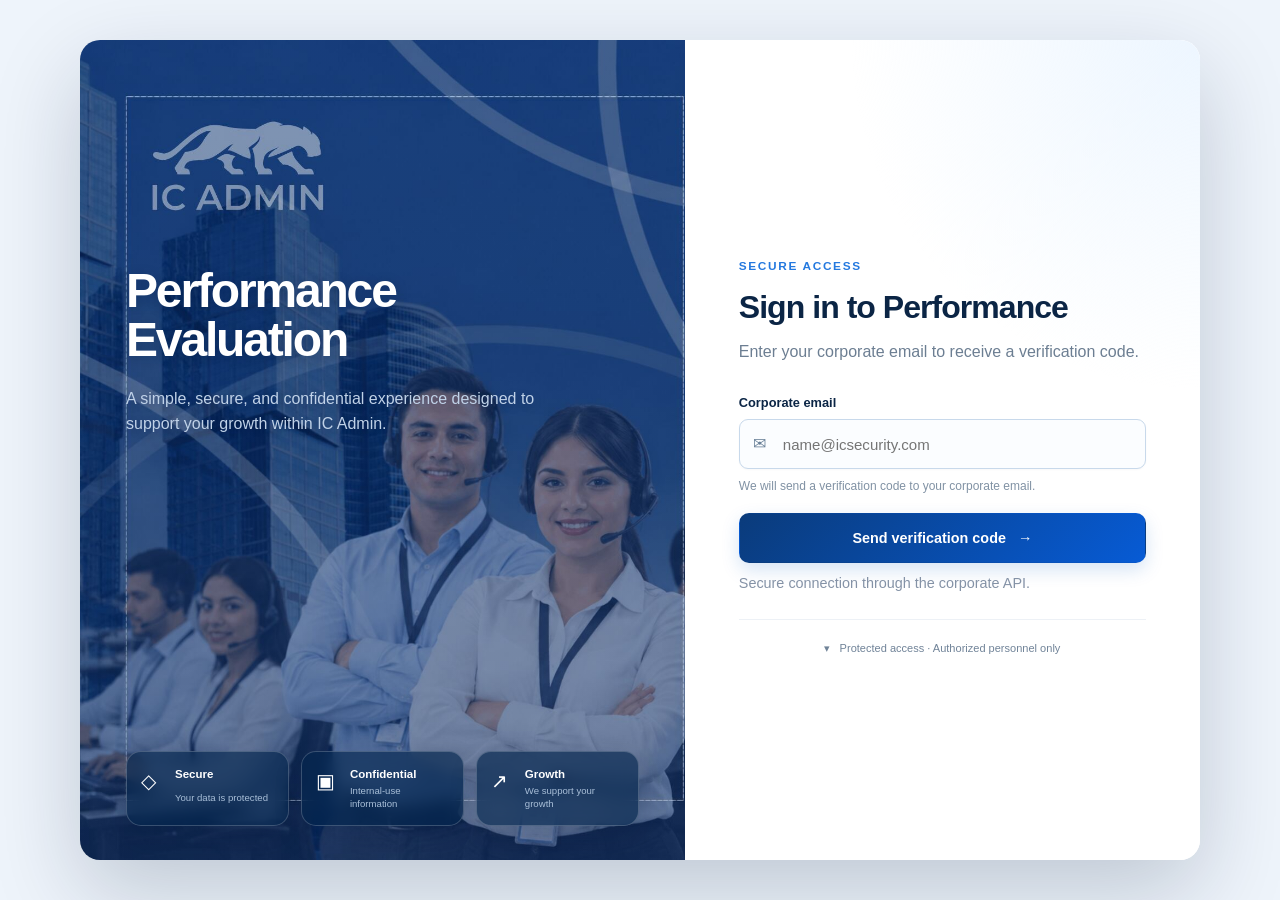
<file: index.html>
<!DOCTYPE html>
<html lang="en">
<head>
<meta charset="UTF-8" />
<meta name="viewport" content="width=device-width, initial-scale=1.0" />
<title>IC Admin — Performance Evaluation</title>
<link rel="stylesheet" href="css/styles.css?v=20261102-self-draft-timeout-v1" />
<link rel="stylesheet" href="css/leader-ux-v20.css?v=20261007-email-login-prod-v1" />
<link rel="stylesheet" href="css/leader-ux-v21.css?v=20261007-email-login-prod-v1" />
<link rel="stylesheet" href="css/workflow-ux-v22.css?v=20261007-email-login-prod-v1" />
<link rel="stylesheet" href="css/clarity-ux-v23.css?v=20261007-email-login-prod-v1" />
<link rel="stylesheet" href="css/closure-ux-v24.css?v=20261007-email-login-prod-v1" />
</head>
<body>
  <div id="app-root"></div>


  <script src="js/config.js?v=20261102-team-insights-prod-v1"></script>
  <script src="js/data.js?v=20261007-email-login-prod-v1"></script>
  <script src="js/calculations.js?v=20261007-email-login-prod-v1"></script>
  <script src="js/icons.js?v=20261007-email-login-prod-v1"></script>
  <script src="js/charts.js?v=20261125-radar-v1"></script>
  <script src="js/ninebox-axis-labels-v43.js?v=20261007-email-login-prod-v1"></script>
  <script src="js/storage.js?v=20261007-email-login-prod-v1"></script>
  <script src="js/objective-normalization.js?v=20261124-objectives-v6"></script>
  <script src="js/api.js?v=20261102-self-draft-timeout-v1"></script>
  <script src="js/auth.js?v=20261123-shared-readonly-v1"></script>
  <script src="js/leader-team-state.js?v=20261124-feedback-v1"></script>
  <script src="js/app.js?v=20261125-detail-v1"></script>
  <script src="js/leader-draft-continuity-v44.js?v=20261007-email-login-prod-v1"></script>
  <script src="js/continuity-validation-v41.js?v=20261007-email-login-prod-v1"></script>
  <script src="js/leader-ux-v20.js?v=20261007-email-login-prod-v1"></script>
  <script src="js/leader-ux-v21.js?v=20261007-email-login-prod-v1"></script>
  <script src="js/workflow-ux-v22.js?v=20261125-myteam-v1"></script>
  <script src="js/clarity-ux-v23.js?v=20261125-radar-v1"></script>
  <script src="js/closure-ux-v24.js?v=20261125-detail-v1"></script>
  <script src="js/objective-scale-v25.js?v=20261007-email-login-prod-v1"></script>
  <script src="js/name-fix-v26.js?v=20261007-email-login-prod-v1"></script>
  <script src="js/leader-scroll-v27.js?v=20261007-email-login-prod-v1"></script>
  <script src="js/self-draft-reliability-v45.js?v=20261102-self-draft-timeout-v1"></script>
  <script src="js/progressive-save-v28.js?v=20261007-email-login-prod-v1"></script>

  <script src="js/i18n-unified-v33.js?v=20261007-email-login-prod-v1"></script>
  <script src="js/i18n-final-v42.js?v=20261007-email-login-prod-v1"></script>
</body>
</html>
</file>
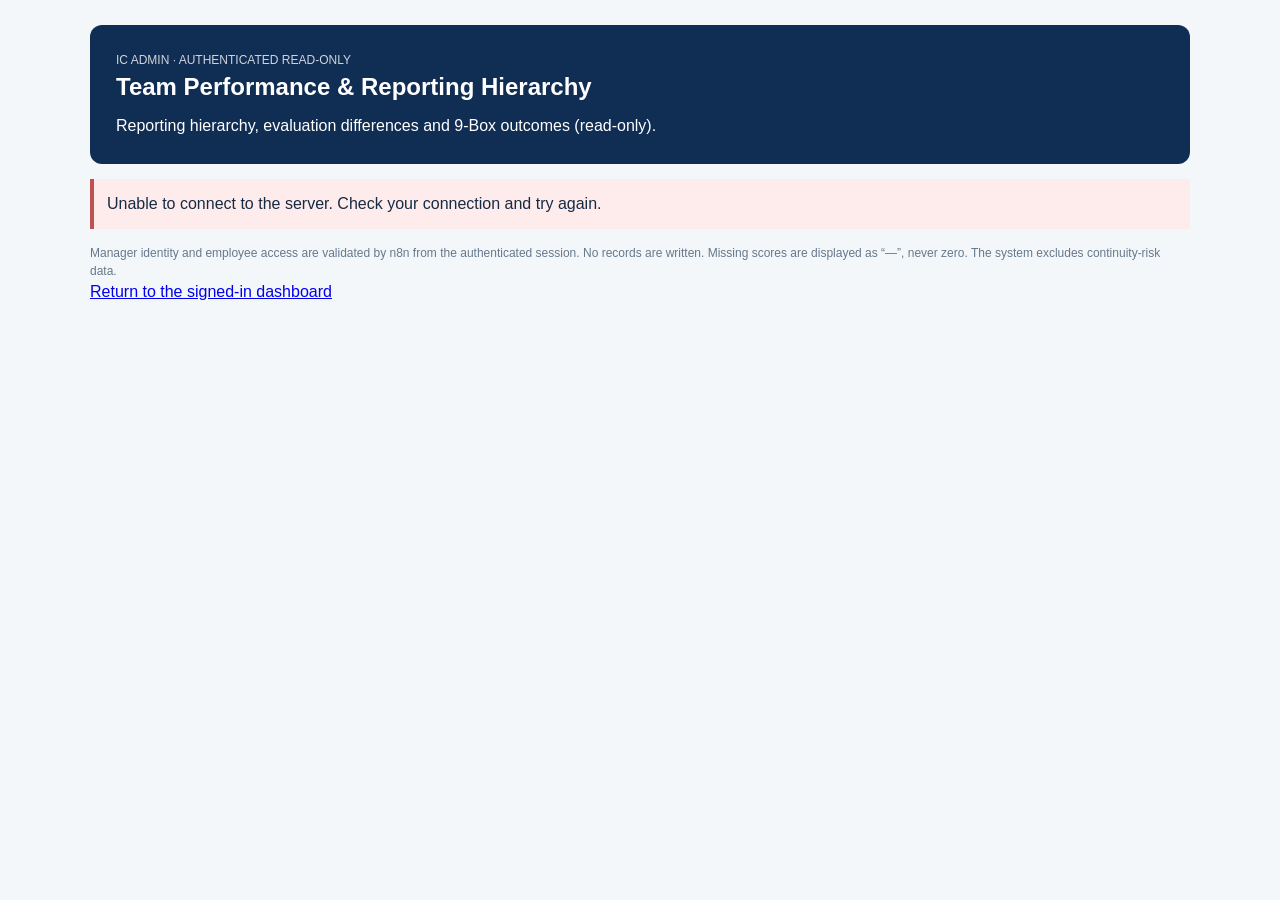
<file: team-calibration-live.html>
<!doctype html>
<html lang="en"><head><meta charset="utf-8"><meta name="viewport" content="width=device-width, initial-scale=1">
<title>IC ADMIN | Team Performance &amp; Reporting Hierarchy</title>
<link rel="stylesheet" href="css/styles.css">
<style>
body{background:#f4f7fa;color:#152b44;font-family:Arial,sans-serif}.shell{max-width:1150px;margin:auto;padding:25px}
.hero{background:#102d53;color:white;padding:26px;border-radius:12px}.hero h1{color:white;margin:0 0 9px}
.panel{background:white;border:1px solid #d9e4ed;border-radius:11px;padding:20px;margin:16px 0}
.grid{display:grid;grid-template-columns:repeat(auto-fit,minmax(175px,1fr));gap:12px}.stat{background:#f2f6fb;padding:14px;border-radius:9px}
.stat strong{display:block;font-size:25px;color:#16365e}.layout{display:grid;grid-template-columns:310px minmax(0,1fr);gap:17px}
button{cursor:pointer;border:1px solid #a9bed2;background:white;border-radius:7px;padding:9px 12px;color:#12345b}
button:hover{background:#e8f1fb}.person{display:block;width:100%;margin:7px 0;text-align:left;transition:background .15s,border-color .15s;min-height:43px}.person.selected,.person[aria-pressed="true"]{background:#193f77;color:#fff;border:2px solid #2f76d2;font-weight:700;box-shadow:inset 4px 0 #73b0ff}.person.selected .badge{background:#dceaff;color:#173d70}.person:focus-visible{outline:3px solid #388bf5;outline-offset:2px}
.small{font-size:12px;color:#66788c}.notice{background:#fff3d3;border-left:4px solid #dbaa25;padding:13px;margin:15px 0}
.error{background:#feecec;border-color:#bc5252}.loading{background:#e8f2ff;border-left-color:#3778cc;color:#143e73}.loading::before{content:"";display:inline-block;width:13px;height:13px;margin-right:10px;border:2px solid #b9d2ed;border-top-color:#1456a5;border-radius:50%;vertical-align:-2px;animation:spinning .8s linear infinite}@keyframes spinning{to{transform:rotate(360deg)}}@media(prefers-reduced-motion:reduce){.loading::before{animation:none}}.detail-loading{padding:28px;border:1px dashed #adc9ea;background:#f4f8fd;border-radius:9px;color:#174574;font-weight:700}.detail-header{margin:0 0 15px}.detail-header h3{margin:0 0 6px}.detail-empty{padding:36px 16px;color:#66788c;text-align:center}.layout>.panel{min-width:0}.row{padding:12px 0;border-bottom:1px solid #e5eaf0}
.boxes{display:grid;grid-template-columns:repeat(3,minmax(0,1fr));gap:6px;max-width:470px}
.box{border:1px solid #c5d4e4;padding:13px 5px;text-align:center;border-radius:7px;font-size:12px;background:#f7f9fc}
.box.chosen{background:#d9eee5;border-color:#3b9b6c}.hidden{display:none}.badge{font-size:11px;border-radius:12px;padding:4px 8px;background:#e6edf6}
pre{white-space:pre-wrap;overflow-wrap:anywhere}@media(max-width:750px){.layout{grid-template-columns:1fr}}
</style></head><body>
<main class="shell"><section class="hero"><div style="font-size:12px;opacity:.8">IC ADMIN · AUTHENTICATED READ-ONLY</div><h1>Team Performance &amp; Reporting Hierarchy</h1><div>Reporting hierarchy, evaluation differences and 9-Box outcomes (read-only).</div></section>
<div id="status" class="notice">Loading authorized team data…</div><section id="content" class="hidden">
<div class="grid" id="stats"></div><div class="layout"><aside class="panel"><h3>Reporting hierarchy</h3><div id="hierarchy"></div></aside>
<section class="panel"><h3>Employee evaluation</h3><div id="team" class="small">Select a team member from the left to review their evaluation and 9-Box result.</div><div id="detail" aria-live="polite"></div></section></div></section>
<div class="small">Manager identity and employee access are validated by n8n from the authenticated session. No records are written. Missing scores are displayed as “—”, never zero. The system excludes continuity-risk data.</div>
<p><a href="index.html#/lider/dashboard">Return to the signed-in dashboard</a></p></main>
<script src="js/config.js"></script><script src="js/api.js"></script>
<script>
(function(){
'use strict';
const $=id=>document.getElementById(id);
const htmlEscape=value=>String(value??'').replace(/[&<>"']/g,c=>({'&':'&amp;','<':'&lt;','>':'&gt;','"':'&quot;',"'":'&#39;'}[c]));
const fmt=value=>value===null||value===undefined||value===''?'—':(typeof value==='number'?Number(value.toFixed(2)):htmlEscape(value));
const score=o=>o&&o.globalResult5!=null?fmt(o.globalResult5)+' / 5':'—';
const errors={unauthorized:'No valid session was received by this page. Open it from your signed-in performance tab (same tab), or sign in again.',forbidden:'Your account cannot access this workspace.',no_active_period:'Exactly one active evaluation period is required.',not_in_structure:'The selected employee is outside your reporting structure.',invalid_employee_id:'Invalid employee ID.'};
const status=(s,error=false)=>{$('status').className='notice'+(error?' error':'');$('status').textContent=s};
const request=async(key,query='')=>{
 const endpoint=window.APP_CONFIG.apiEndpoints[key];
 const response=await window.EDDApi.apiRequest(endpoint+query,{cacheMs:0,timeoutMs:30000});
 if(!response||response.success!==true)throw new Error((response&&errors[response.code])||(response&&response.message)||'Unexpected API response');
 return response.data;
};
let hierarchy,overview,selected=null;
function boxes(o){
 if(!o||!o.nineBox||!Number.isInteger(Number(o.nineBox.quadrant)))return '<span class="small">9-Box pending</span>';
 let q=Number(o.nineBox.quadrant);
 const names=['Black Spot','Sowing','Seed','Potted','Sun','Harvest','Water','Heart','Green Spot'];
 let out='<div class="boxes">';
 for(let att=3;att>=1;att--)for(let perf=1;perf<=3;perf++){let n=(perf-1)*3+att;out+='<div class="box '+(n===q?'chosen':'')+'">'+htmlEscape(names[n-1])+'<br>#'+n+(n===q?' ●':'')+'</div>';}
 return out+'</div>';
}
function render(){
 const s=hierarchy.summary||{},c=overview.summary||{};
 $('stats').innerHTML=[['Direct reports',s.directReports],['Indirect reports',s.indirectReports],['Total members',s.totalMembers],['Leader evaluations completed',c.leaderCompleted]].map(([n,v])=>'<div class="stat"><span class="small">'+n+'</span><strong>'+fmt(v)+'</strong></div>').join('');
 const members=hierarchy.members||[];
 $('hierarchy').innerHTML='<div><b>'+htmlEscape(hierarchy.manager?.name||'Manager')+'</b></div>'+
 members.map(m=>'<div class="row" style="padding-left:'+Math.min(6,Number(m.level)||0)*11+'px"><button type="button" class="person" aria-pressed="false" data-id="'+htmlEscape(m.employeeId)+'">'+htmlEscape(m.name||m.employeeId)+' <span class="badge">'+htmlEscape(m.relation||'')+'</span></button><div class="small">'+htmlEscape(m.position||'')+'</div></div>').join('');
 $('team').textContent='Select a team member from the left to review their evaluation and 9-Box result.';
 $('detail').innerHTML='<div class="detail-empty">No employee selected.</div>';
 $('content').classList.remove('hidden');
 document.querySelectorAll('#hierarchy [data-id]').forEach(b=>b.addEventListener('click',()=>detail(b.dataset.id)));

}
let detailRequestId=0;
async function detail(id){
 if(!/^[A-Za-z0-9_-]{1,64}$/.test(id))return status('Invalid employee ID',true);
 if(!hierarchy.members.some(m=>String(m.employeeId)===id))return status('Employee outside current team.',true);
 selected=id;
 document.querySelectorAll('#hierarchy [data-id]').forEach(b=>{
   const active=b.dataset.id===id;
   b.classList.toggle('selected',active);
   b.setAttribute('aria-pressed',String(active));
 });
 const member=hierarchy.members.find(m=>String(m.employeeId)===id);
 const myRequest=++detailRequestId;
 $('team').textContent='Selected: '+(member?.name||id);
 $('detail').innerHTML='<div class="detail-loading" role="status">Loading evaluation for '+htmlEscape(member?.name||id)+'… Please wait.</div>';
 status('Loading evaluation…');
 try{
  const d=await request('managerTeamEvaluation','?employeeId='+encodeURIComponent(id));
  if(myRequest!==detailRequestId)return; // Ignore responses from an earlier selection.
  $('detail').innerHTML='<div class="detail-header"><h3>'+htmlEscape(d.employee?.name||member?.name||id)+'</h3><p class="small">'+htmlEscape(d.employee?.position||'')+' · Evaluated by '+htmlEscape(d.evaluator?.name||'—')+'</p></div>'+
  '<div class="grid"><div class="stat">Self-assessment<strong>'+score(d.self)+'</strong></div><div class="stat">Manager evaluation<strong>'+score(d.leader)+'</strong></div><div class="stat">Difference (manager − self)<strong>'+fmt(d.gap?.global?.difference5)+'</strong></div></div>'+
  '<h4>Self-assessment 9-Box</h4>'+boxes(d.self)+'<h4>Manager 9-Box</h4>'+boxes(d.leader)+
  '<h4>Competencies</h4>'+(d.competencies||[]).map(x=>'<div class="row"><b>'+htmlEscape(x.name)+'</b><div class="small">Self: '+fmt(x.selfValue)+' · Manager: '+fmt(x.leaderValue)+'</div></div>').join('')+
  '<h4>Objectives</h4>'+(d.objectives||[]).map(x=>'<div class="row"><b>'+htmlEscape(x.description)+'</b><div class="small">Self compliance: '+fmt(x.self?.compliancePercent)+' · Manager validated: '+fmt(x.leader?.leaderValidatedPercent)+'</div></div>').join('')+
  '<p class="small">View only. Results are shown for reference; no action is taken from this page.</p>';
  status('Evaluation loaded. Read-only.');
 }catch(e){
  if(myRequest!==detailRequestId)return;
  $('detail').innerHTML='<div class="notice error" role="alert">Could not load this evaluation. Please select the employee again.</div>';
  status(errors[e.detalle?.code]||e.message||'Unable to load detail.',true);
 }
}

async function init(){
 try{
  [hierarchy,overview]=await Promise.all([request('managerHierarchy'),request('managerTeamCalibration')]);
  render();status('Authenticated data loaded. Read-only.');
 }catch(e){status(errors[e.detalle?.code]||e.message||'The manager endpoints are not yet published. Please try again later or contact the administrator.',true)}
}
init();
})();
</script></body></html>
</file>
<file: css/styles.css>
/* ==========================================================================
   styles.css — Línea visual corporativa EDD Inter-Con
   Azul marino institucional, fondo blanco, azul claro secundario,
   semáforo verde/amarillo/naranja/rojo para estatus.
   ========================================================================== */

:root {
  --azul-marino: #0b2545;
  --azul-marino-2: #13315c;
  --azul-claro: #eaf1fb;
  --azul-medio: #3b82c4;
  --blanco: #ffffff;
  --gris-texto: #4a5568;
  --gris-borde: #e2e8f0;
  --gris-fondo: #f6f8fb;
  --verde: #28a745;
  --amarillo: #e0a800;
  --naranja: #e0731c;
  --rojo: #c0392b;
  --radio: 10px;
  --sombra: 0 1px 3px rgba(11, 37, 69, 0.08), 0 1px 2px rgba(11, 37, 69, 0.06);
}

* { box-sizing: border-box; }
html, body { margin: 0; padding: 0; }
body {
  font-family: -apple-system, BlinkMacSystemFont, 'Segoe UI', Roboto, Helvetica, Arial, sans-serif;
  background: var(--gris-fondo);
  color: #1a202c;
  line-height: 1.5;
}
h1, h2, h3, h4 { color: var(--azul-marino); margin: 0 0 12px; }
h2 { font-size: 1.25rem; }
h3 { font-size: 1.05rem; margin-top: 20px; }
h4 { font-size: 0.95rem; }
p { margin: 0 0 12px; }
.muted { color: #8492a6; font-size: 0.9rem; }
.container { max-width: 1180px; margin: 0 auto; padding: 20px 16px 60px; }

/* ---------- Header ---------- */
.app-header { background: var(--azul-marino); color: #fff; box-shadow: var(--sombra); }
.app-header-top { max-width: 1180px; margin: 0 auto; display: flex; justify-content: space-between; align-items: center; flex-wrap: wrap; gap: 12px; padding: 14px 16px 8px; }
.brand { display: flex; align-items: center; gap: 12px; }
.brand-mark { background: #fff; color: var(--azul-marino); font-weight: 800; border-radius: 8px; width: 40px; height: 40px; display: flex; align-items: center; justify-content: center; font-size: 0.95rem; letter-spacing: 0.5px; }
.brand-mark-lg { width: 64px; height: 64px; font-size: 1.4rem; margin-bottom: 10px; }
.brand-title { font-weight: 700; font-size: 1.05rem; }
.brand-sub { font-size: 0.78rem; opacity: 0.85; }
.header-meta { display: flex; align-items: center; gap: 18px; flex-wrap: wrap; }
.header-meta-item { display: flex; flex-direction: column; font-size: 0.78rem; }
.header-meta-item .label { opacity: 0.7; text-transform: uppercase; font-size: 0.65rem; letter-spacing: 0.04em; }
.header-meta-item .value { font-weight: 600; }
.nav-tabs { max-width: 1180px; margin: 0 auto; display: flex; gap: 4px; padding: 0 12px; overflow-x: auto; }
.nav-tabs a { color: #cfe0f5; text-decoration: none; padding: 10px 14px; font-size: 0.88rem; border-bottom: 3px solid transparent; white-space: nowrap; }
.nav-tabs a.active { color: #fff; border-bottom-color: var(--azul-medio); font-weight: 600; }
.nav-tabs a:hover { color: #fff; }
.app-footer { text-align: center; color: #8492a6; font-size: 0.78rem; padding: 20px 16px 40px; }

/* ---------- Botones ---------- */
.btn { display: inline-block; border: 1px solid transparent; border-radius: 8px; padding: 9px 16px; font-size: 0.88rem; font-weight: 600; cursor: pointer; text-decoration: none; text-align: center; transition: background .15s, color .15s, border-color .15s; }
.btn-primary { background: var(--azul-marino); color: #fff; }
.btn-primary:hover { background: var(--azul-marino-2); }
.btn-outline { background: #fff; color: var(--azul-marino); border-color: var(--gris-borde); }
.btn-outline:hover { background: var(--azul-claro); }
.btn-danger { background: #fff; color: var(--rojo); border-color: var(--rojo); }
.btn-danger:hover { background: #fdecea; }
.btn-sm { padding: 5px 10px; font-size: 0.78rem; }
.btn-block { display: block; width: 100%; margin-bottom: 10px; }
.btn[disabled] { opacity: 0.5; cursor: not-allowed; }

/* ---------- Login ---------- */
.login-screen { min-height: 100vh; display: flex; align-items: center; justify-content: center; background: linear-gradient(160deg, var(--azul-marino) 0%, var(--azul-marino-2) 45%, #1c4a7c 100%); padding: 24px; }
.login-card { background: #fff; border-radius: var(--radio); box-shadow: 0 12px 30px rgba(0,0,0,0.25); padding: 32px; width: 100%; max-width: 420px; }
.login-brand { text-align: center; margin-bottom: 20px; }
.login-brand h1 { font-size: 1.15rem; margin-bottom: 4px; }
.login-brand p { font-size: 0.82rem; color: #8492a6; }
.login-form label { display: block; font-size: 0.8rem; font-weight: 600; margin: 10px 0 4px; color: var(--azul-marino); }
.login-form input, .login-form select { width: 100%; padding: 9px 10px; border: 1px solid var(--gris-borde); border-radius: 8px; font-size: 0.9rem; }
.login-form .btn { margin-top: 16px; }
.quick-access { margin-top: 24px; border-top: 1px solid var(--gris-borde); padding-top: 16px; }
.quick-access-title { font-size: 0.78rem; color: #8492a6; text-transform: uppercase; letter-spacing: 0.04em; margin-bottom: 10px; }
.quick-access .btn { font-size: 0.78rem; margin-bottom: 8px; }

/* Login de dos pasos (beta 3) */
.login-secondary-actions { display: flex; justify-content: space-between; gap: 8px; margin-top: 10px; flex-wrap: wrap; }
.login-secondary-actions .btn { flex: 1; }
#loginCountdown { font-weight: 700; color: var(--azul-marino); }
#loginCountdown.countdown-vencido { color: var(--rojo); }
.row-sin-lider td:first-child { border-left: 3px solid var(--rojo); }

/* ---------- Tarjetas / layout ---------- */
.card { background: #fff; border-radius: var(--radio); box-shadow: var(--sombra); padding: 22px; margin-bottom: 20px; }
.two-col { display: grid; grid-template-columns: 1fr 1fr; gap: 20px; }
.info-grid { display: grid; grid-template-columns: repeat(auto-fit, minmax(180px, 1fr)); gap: 14px; margin: 14px 0; }
.info-grid .label, .info-grid > div > .label { display: block; font-size: 0.72rem; text-transform: uppercase; color: #8492a6; letter-spacing: 0.03em; }
.info-grid .value { font-weight: 600; color: var(--azul-marino); }
.actions { display: flex; gap: 10px; align-items: center; flex-wrap: wrap; margin-top: 14px; }

/* ---------- KPI ---------- */
.kpi-grid { display: grid; grid-template-columns: repeat(auto-fit, minmax(150px, 1fr)); gap: 14px; margin-bottom: 20px; }
.kpi-grid-3 { grid-template-columns: repeat(3, 1fr); margin-bottom: 14px; }
.kpi-card { background: #fff; border-radius: var(--radio); box-shadow: var(--sombra); padding: 16px; text-align: center; border-top: 3px solid var(--azul-medio); }
.kpi-value { font-size: 1.6rem; font-weight: 800; color: var(--azul-marino); }
.kpi-value.kpi-green { color: var(--verde); } .kpi-value.kpi-yellow { color: var(--amarillo); }
.kpi-value.kpi-red { color: var(--rojo); } .kpi-value.kpi-blue { color: var(--azul-medio); } .kpi-value.kpi-gray { color: #8492a6; }
.kpi-label { font-size: 0.78rem; color: #8492a6; margin-top: 4px; }

/* ---------- Badges (estatus) ---------- */
.badge { display: inline-block; padding: 3px 10px; border-radius: 999px; font-size: 0.72rem; font-weight: 700; color: #fff; white-space: nowrap; }
.badge-green { background: var(--verde); } .badge-yellow { background: var(--amarillo); color: #3a2c00; }
.badge-red { background: var(--rojo); } .badge-blue { background: var(--azul-medio); } .badge-gray { background: #8492a6; }

/* ---------- Progreso ---------- */
.progress-wrap { margin: 14px 0; }
.progress { background: var(--gris-borde); border-radius: 999px; height: 10px; overflow: hidden; flex: 1; }
.progress-bar { height: 100%; border-radius: 999px; background: var(--azul-marino); transition: width .3s; }
.progress-label { font-size: 0.75rem; color: #8492a6; margin-top: 4px; }
.bar-row { display: flex; align-items: center; gap: 10px; margin-bottom: 10px; }
.bar-label { width: 220px; font-size: 0.82rem; flex-shrink: 0; }
.bar-count { width: 30px; text-align: right; font-size: 0.8rem; color: #8492a6; }

/* ---------- Tablas ---------- */
.table { width: 100%; border-collapse: collapse; margin: 10px 0; font-size: 0.86rem; }
.table th { text-align: left; background: var(--azul-claro); color: var(--azul-marino); padding: 9px 10px; font-size: 0.76rem; text-transform: uppercase; letter-spacing: 0.02em; }
.table td { padding: 9px 10px; border-bottom: 1px solid var(--gris-borde); vertical-align: top; }
.table-compact td, .table-compact th { padding: 6px 8px; font-size: 0.82rem; }
.table tr.row-auto-mayor td:first-child { border-left: 3px solid var(--azul-medio); }
.table tr.row-lider-mayor td:first-child { border-left: 3px solid var(--naranja); }
.text-right { text-align: right; }

/* ---------- Formularios ---------- */
.form-group { margin-bottom: 14px; }
.form-row { display: grid; grid-template-columns: 1fr 1fr; gap: 14px; }
label { font-weight: 600; font-size: 0.82rem; color: var(--azul-marino); }
input[type="text"], input[type="number"], select, textarea {
  width: 100%; padding: 9px 10px; border: 1px solid var(--gris-borde); border-radius: 8px; font-size: 0.88rem; font-family: inherit; margin-top: 4px;
}
textarea { min-height: 60px; resize: vertical; }
.confirm-check { display: flex; align-items: center; gap: 8px; font-weight: 500; font-size: 0.85rem; color: var(--gris-texto); margin-right: auto; }

/* ---------- Wizard / competencias ---------- */
.wizard-card { }
.wizard-steps { display: flex; flex-wrap: wrap; gap: 6px; margin-bottom: 16px; }
.wizard-step { font-size: 0.74rem; padding: 6px 10px; border-radius: 999px; background: var(--gris-fondo); color: #8492a6; border: 1px solid var(--gris-borde); }
.wizard-step.active { background: var(--azul-marino); color: #fff; border-color: var(--azul-marino); }
.wizard-step.done { background: var(--azul-claro); color: var(--azul-marino); }
.wizard-nav { display: flex; align-items: center; gap: 12px; margin-top: 18px; flex-wrap: wrap; }
.peso-tag { background: var(--azul-claro); color: var(--azul-marino); font-size: 0.7rem; font-weight: 700; padding: 2px 8px; border-radius: 999px; margin-left: 8px; }

.competency-card { border: 1px solid var(--gris-borde); border-radius: var(--radio); padding: 14px 16px; margin-bottom: 12px; }
.competency-header { display: flex; justify-content: space-between; gap: 16px; align-items: flex-start; flex-wrap: wrap; }
.conductas { margin: 8px 0 0; padding-left: 18px; color: var(--gris-texto); font-size: 0.82rem; }
.competency-rate { min-width: 190px; }
.comentario-box { margin-top: 10px; }
.comentario-lectura { margin-top: 8px; font-size: 0.82rem; color: var(--gris-texto); background: var(--gris-fondo); padding: 8px 10px; border-radius: 8px; }

/* ---------- Rating widget (estrellas + N/A) ---------- */
.rating-widget { display: flex; align-items: center; gap: 10px; flex-wrap: wrap; margin-top: 6px; }
.star-rating { display: flex; flex-direction: row-reverse; gap: 2px; }
.star-rating input, .na-radio { position: absolute; width: 1px; height: 1px; padding: 0; margin: -1px; overflow: hidden; clip: rect(0,0,0,0); white-space: nowrap; border: 0; }
.star-rating label.star {
  font-size: 1.65rem; line-height: 1; color: #d8dfe6; cursor: pointer;
  transition: color .12s ease, transform .12s ease; user-select: none;
}
.star-rating label.star:hover { transform: scale(1.15); }
.star-rating input:checked ~ label.star,
.star-rating label.star:hover,
.star-rating label.star:hover ~ label.star { color: #f5b301; }
.na-pill {
  display: inline-flex; align-items: center; justify-content: center; padding: 5px 12px;
  border-radius: 999px; border: 1px solid var(--gris-borde); font-size: 0.72rem; font-weight: 700;
  color: #8492a6; cursor: pointer; transition: all .12s ease; background: #fff;
}
.na-pill:hover { border-color: var(--azul-marino); color: var(--azul-marino); }
.na-radio:checked + .na-pill { background: var(--azul-marino); color: #fff; border-color: var(--azul-marino); }
.rating-empty-hint { font-size: 0.68rem; color: #c0392b; font-weight: 600; }
.rating-readonly .star, .rating-readonly .na-pill { cursor: default; pointer-events: none; }
.rating-compact .star-rating label.star { font-size: 1.25rem; }
.rating-compact .na-pill { padding: 3px 9px; font-size: 0.66rem; }

.escala-details { margin: 10px 0 16px; font-size: 0.85rem; }
.escala-details summary { cursor: pointer; color: var(--azul-medio); font-weight: 600; }
.escala-help { margin-top: 10px; background: var(--azul-claro); border-radius: 8px; padding: 10px 14px; }
.escala-row { display: flex; gap: 10px; padding: 4px 0; font-size: 0.82rem; }
.escala-valor { font-weight: 800; width: 30px; color: var(--azul-marino); }

.objetivo-row { display: flex; gap: 10px; align-items: flex-start; border: 1px solid var(--gris-borde); border-radius: var(--radio); padding: 12px; margin-bottom: 10px; }
.objetivo-num { font-weight: 700; color: var(--azul-marino); width: 30px; padding-top: 8px; }
.objetivo-fields { flex: 1; display: grid; grid-template-columns: 1fr 1fr minmax(150px, auto); gap: 10px; align-items: center; }
.objetivo-lectura { font-size: 0.85rem; padding: 6px 0; }

.resumen-seccion { margin-bottom: 18px; }

/* ---------- Resultado / cuadrante ---------- */
.resultado-final { display: flex; align-items: center; gap: 18px; margin: 10px 0; }
.resultado-num { font-size: 2.6rem; font-weight: 800; }
.cuadrante-box { display: flex; gap: 16px; border: 2px solid; border-radius: var(--radio); padding: 16px; margin: 14px 0; align-items: flex-start; }
.cuadrante-icon { width: 72px; height: 72px; flex-shrink: 0; border-radius: 14px; overflow: hidden; box-shadow: var(--sombra); }
.cuadrante-icon svg { width: 100%; height: 100%; display: block; }
.cuadrante-body { flex: 1; min-width: 0; }
.cuadrante-title-row { display: flex; align-items: center; gap: 10px; flex-wrap: wrap; margin-bottom: 4px; }
.cuadrante-num { color: #fff; font-weight: 800; border-radius: 8px; width: 30px; height: 30px; display: flex; align-items: center; justify-content: center; flex-shrink: 0; font-size: 0.85rem; }
.evidencias-list { padding-left: 18px; font-size: 0.88rem; }
.bar-icon-mini { width: 22px; height: 22px; border-radius: 6px; overflow: hidden; flex-shrink: 0; }
.bar-icon-mini svg { width: 100%; height: 100%; display: block; }

/* ---------- Filtros / alertas ---------- */
.filters-bar { display: flex; gap: 10px; flex-wrap: wrap; margin-bottom: 14px; }
.filters-bar select { width: auto; min-width: 160px; margin-top: 0; }
.alert { padding: 10px 14px; border-radius: 8px; font-size: 0.85rem; margin-bottom: 10px; }
.alert-info { background: var(--azul-claro); color: var(--azul-marino); }
.alert-warning { background: #fff6e0; color: #7a5b00; }
.alert-danger { background: #fdecea; color: var(--rojo); }
.alertas-list { list-style: none; padding: 0; margin: 0; }
.alertas-list li { margin-bottom: 8px; }

/* ---------- 9-Box ---------- */
.ninebox-axes { display: flex; }
.axis-y { writing-mode: vertical-rl; transform: rotate(180deg); font-size: 0.75rem; font-weight: 700; color: var(--azul-marino); margin-right: 6px; }
.axis-x { text-align: center; font-size: 0.75rem; font-weight: 700; color: var(--azul-marino); margin-top: 6px; }
.ninebox-grid { display: flex; flex-direction: column; gap: 6px; margin-left: 20px; }
.ninebox-row { display: grid; grid-template-columns: repeat(3, 1fr); gap: 6px; }
.ninebox-cell { border: 2px solid; border-radius: 10px; padding: 10px; min-height: 100px; cursor: pointer; background: var(--gris-fondo); transition: transform .1s; }
.ninebox-cell:hover { transform: scale(1.02); }
.ninebox-cell-icon { width: 30px; height: 30px; border-radius: 7px; overflow: hidden; margin-bottom: 6px; }
.ninebox-cell-icon svg { width: 100%; height: 100%; display: block; }
.ninebox-cell-title { font-size: 0.76rem; font-weight: 700; color: var(--azul-marino); margin-bottom: 8px; }
.ninebox-markers { display: flex; flex-wrap: wrap; gap: 6px; }
.ninebox-marker { width: 26px; height: 26px; border-radius: 50%; color: #fff; font-size: 0.68rem; font-weight: 700; display: flex; align-items: center; justify-content: center; }
.cuadrante-detail { margin-top: 16px; }

/* ---------- Gantt / cronograma ---------- */
.gantt { overflow-x: auto; }
.gantt-header, .gantt-row { display: grid; grid-template-columns: 220px repeat(6, 40px) 110px; gap: 4px; align-items: center; margin-bottom: 4px; }
.gantt-header { font-size: 0.7rem; text-transform: uppercase; color: #8492a6; font-weight: 700; }
.gantt-label { font-size: 0.8rem; }
.gantt-col { height: 22px; background: var(--gris-borde); border-radius: 4px; }
.gantt-header .gantt-col { background: transparent; text-align: center; height: auto; }
.gantt-active.gantt-gray { background: #b6bfc9; }
.gantt-active.gantt-yellow { background: var(--amarillo); }
.gantt-active.gantt-green { background: var(--verde); }
.gantt-active.gantt-red { background: var(--rojo); }

/* ---------- Radar de competencias (beta) ---------- */
.radar-wrap { display: flex; gap: 20px; flex-wrap: wrap; align-items: flex-start; margin: 14px 0; }
.radar-chart { flex: 0 0 auto; width: 300px; max-width: 100%; }
.radar-svg { width: 100%; height: auto; display: block; }
.radar-side { flex: 1 1 260px; min-width: 220px; }
.radar-legend { display: flex; flex-wrap: wrap; gap: 12px; margin-bottom: 10px; font-size: 0.8rem; color: var(--gris-texto); }
.radar-legend-item { display: flex; align-items: center; gap: 6px; }
.radar-dot { width: 10px; height: 10px; border-radius: 50%; display: inline-block; flex-shrink: 0; }
.radar-dot-dashed { border-radius: 2px; }
.radar-table { margin-top: 4px; }
.radar-note { font-size: 0.74rem; margin-top: 8px; }

/* ---------- 9-Box completa (ejes, niveles, leyenda) ---------- */
.ninebox-full { margin: 10px 0; }
.ninebox-full-body { display: flex; align-items: stretch; gap: 6px; }
.ninebox-full-body .ninebox-vaxis-labels { display: flex; flex-direction: column; justify-content: space-between; align-items: flex-end; padding: 4px 0; font-size: 0.7rem; color: #8492a6; font-weight: 700; }
.ninebox-full-body .ninebox-axes { display: flex; align-items: center; }
.ninebox-full-body .ninebox-grid { flex: 1; margin-left: 0; }
.ninebox-haxis-row { display: flex; margin-top: 4px; }
.ninebox-haxis-spacer { width: 40px; flex-shrink: 0; }
.ninebox-haxis-labels { flex: 1; display: flex; justify-content: space-between; padding: 0 6px; font-size: 0.7rem; color: #8492a6; font-weight: 700; }
.ninebox-full .axis-x { margin-left: 46px; }
.ninebox-legend { margin-top: 14px; background: var(--gris-fondo); border-radius: 8px; padding: 10px 14px; font-size: 0.82rem; }
.ninebox-legend p { margin: 0 0 6px; }
.ninebox-legend p:last-child { margin-bottom: 0; }

.ninebox-cell-clickable { cursor: pointer; }
.ninebox-cell-sel { outline: 3px solid var(--azul-marino); outline-offset: 1px; }
.ninebox-marker-destacado { outline: 2px solid var(--azul-marino); outline-offset: 1px; box-shadow: 0 0 0 3px rgba(11,37,69,0.18); transform: scale(1.12); }

/* ---------- 9-Box individual (ficha de una persona) ---------- */
.ninebox-individual { margin: 10px 0; }
.ninebox-full-body-sm .ninebox-cell { min-height: 66px; padding: 6px; }
.ninebox-full-body-sm .ninebox-cell-icon { width: 22px; height: 22px; margin-bottom: 3px; }
.ninebox-full-body-sm .ninebox-cell-title { font-size: 0.66rem; margin-bottom: 4px; }
.ninebox-full-body-sm .ninebox-marker { width: 20px; height: 20px; font-size: 0.6rem; }
.ninebox-grid-sm { gap: 4px; }
.ninebox-grid-sm .ninebox-row { gap: 4px; }
.ninebox-individual-scores { display: flex; gap: 10px; margin: 12px 0; flex-wrap: wrap; }
.mini-kpi { flex: 1; min-width: 120px; background: #fff; border: 1px solid var(--gris-borde); border-radius: 8px; padding: 8px 12px; text-align: center; }
.mini-kpi strong { display: block; font-size: 1.2rem; color: var(--azul-marino); }
.mini-kpi span { font-size: 0.7rem; color: #8492a6; }

/* ---------- Brecha (tabla comparativa) ---------- */
.table tr.row-brecha-critica td:first-child { border-left: 3px solid var(--rojo); }
.table tr.row-brecha-critica { background: #fdecea; }

/* ---------- Ficha ejecutiva (retroalimentación) ---------- */
.ficha-ejecutiva .ficha-header { display: flex; gap: 16px; align-items: center; margin-bottom: 10px; flex-wrap: wrap; }
.avatar-iniciales { width: 64px; height: 64px; border-radius: 50%; background: var(--azul-marino); color: #fff; font-weight: 800; font-size: 1.3rem; display: flex; align-items: center; justify-content: center; flex-shrink: 0; }
.ficha-datos-generales { flex: 1; min-width: 220px; }
.ficha-datos-generales h2 { margin-bottom: 8px; }
.seccion-cards { display: grid; grid-template-columns: repeat(auto-fit, minmax(200px, 1fr)); gap: 14px; margin: 10px 0 20px; }
.seccion-card { border: 1px solid var(--gris-borde); border-radius: var(--radio); padding: 12px 14px; }
.seccion-card-title { font-size: 0.82rem; font-weight: 700; color: var(--azul-marino); margin-bottom: 6px; display: flex; align-items: center; flex-wrap: wrap; gap: 4px; }
.seccion-card-val { font-size: 0.76rem; color: #8492a6; margin-top: 4px; }

/* ---------- Responsive ---------- */
@media (max-width: 860px) {
  .two-col { grid-template-columns: 1fr; }
  .form-row { grid-template-columns: 1fr; }
  .objetivo-fields { grid-template-columns: 1fr; }
  .kpi-grid-3 { grid-template-columns: 1fr; }
  .header-meta { gap: 10px; }
  .resultado-num { font-size: 2rem; }
  .gantt-header, .gantt-row { grid-template-columns: 140px repeat(6, 28px) 90px; font-size: 0.68rem; }
  .radar-wrap { flex-direction: column; }
  .radar-chart { width: 100%; max-width: 320px; margin: 0 auto; }
  .ninebox-full-body { flex-direction: column; }
  .ninebox-full-body .ninebox-vaxis-labels { flex-direction: row; justify-content: space-between; align-items: center; }
  .ninebox-full-body .ninebox-axes { display: none; }
  .ninebox-full .axis-x { margin-left: 0; text-align: center; }
  .ninebox-haxis-spacer { display: none; }
  .ficha-ejecutiva .ficha-header { flex-direction: column; align-items: flex-start; }
}

/* Validación visual de campos obligatorios */
.competency-card.validation-error,
.objetivo-row.validation-error {
  border-color: #c62828;
  background: #fff5f5;
  box-shadow: 0 0 0 2px rgba(198, 40, 40, 0.10);
}
.validation-message {
  display: none;
  margin-top: 7px;
  color: #b71c1c;
  font-size: 0.78rem;
  font-weight: 600;
}
.validation-error .validation-message { display: block; }
.validation-error .rating-empty-hint { color: #b71c1c; font-weight: 700; }
\n\n/* Rev4 · pantalla introductoria de la evaluación */\n.intro-evaluacion{max-width:1080px;margin:28px auto 48px;}\n.intro-hero{background:linear-gradient(135deg,var(--azul-marino),#1e4f83);color:#fff;border-radius:20px;padding:34px 38px;box-shadow:0 12px 30px rgba(11,37,69,.14);}\n.intro-kicker{text-transform:uppercase;letter-spacing:.08em;font-size:12px;font-weight:700;opacity:.8;margin-bottom:8px;}\n.intro-hero h1{font-size:34px;line-height:1.15;margin:0 0 12px;color:#fff;}\n.intro-lead{font-size:18px;line-height:1.55;max-width:850px;margin:0;color:rgba(255,255,255,.92);}\n.intro-persona{margin-top:22px;padding-top:18px;border-top:1px solid rgba(255,255,255,.18);display:flex;gap:10px;flex-wrap:wrap;align-items:center;}\n.intro-persona span{opacity:.82;}\n.intro-grid{display:grid;grid-template-columns:repeat(2,minmax(0,1fr));gap:16px;margin-top:18px;}\n.intro-card{background:#fff;border:1px solid #dce5ef;border-radius:16px;padding:22px;box-shadow:0 5px 14px rgba(15,42,70,.06);}\n.intro-card h3{margin:2px 0 8px;color:var(--azul-marino);}\n.intro-card p{margin:0;line-height:1.55;color:#53657a;}\n.intro-icon{font-size:25px;margin-bottom:8px;}\n.intro-como-califica{margin-top:18px;background:#f7f9fc;border:1px solid #dce5ef;border-radius:16px;padding:24px;display:grid;grid-template-columns:1.35fr .65fr;gap:24px;align-items:start;}\n.intro-como-califica h3{margin:0 0 6px;color:var(--azul-marino);}\n.intro-como-califica p{margin:0 0 14px;color:#53657a;}\n.intro-pesos{display:grid;grid-template-columns:repeat(2,minmax(0,1fr));gap:8px;}\n.intro-pesos span{background:#fff;border:1px solid #dce5ef;border-radius:10px;padding:10px 12px;color:#40556d;display:flex;justify-content:space-between;gap:12px;}\n.intro-pesos b{color:#2878bd;}\n.intro-escala summary{cursor:pointer;color:var(--azul-marino);font-weight:700;padding:8px 0;}\n.intro-escala .escala-help{margin-top:8px;}\n.intro-actions{text-align:center;padding:26px 20px 0;}\n.intro-actions p{color:#64758a;margin:0 0 14px;}\n.btn-lg{font-size:16px;padding:13px 26px;}\n@media(max-width:760px){.intro-hero{padding:26px 22px}.intro-hero h1{font-size:27px}.intro-grid,.intro-como-califica{grid-template-columns:1fr}.intro-pesos{grid-template-columns:1fr}}\n
/* =========================================================
   Rev4 · Welcome premium / landing de evaluación
   ========================================================= */
.welcome-page{
  max-width:1420px;
  margin:24px auto 46px;
  padding:0 18px 26px;
}
.welcome-hero{
  display:grid;
  grid-template-columns:minmax(0,1.7fr) minmax(360px,.9fr);
  min-height:340px;
  overflow:hidden;
  border:1px solid #dbe7f4;
  border-radius:22px;
  background:#fff;
  box-shadow:0 16px 42px rgba(22,55,94,.10);
}
.welcome-hero-copy{
  position:relative;
  z-index:2;
  padding:38px 42px 32px;
  background:linear-gradient(110deg,#fff 0%,#fff 72%,rgba(255,255,255,.88) 100%);
}
.welcome-eyebrow{
  color:#1680ef;
  font-size:15px;
  font-weight:700;
  margin-bottom:12px;
}
.welcome-hero h1{
  margin:0 0 16px;
  color:#0b2d59;
  font-size:clamp(34px,3.3vw,52px);
  line-height:1.03;
  letter-spacing:-1.2px;
}
.welcome-wave{font-size:.7em;vertical-align:12%;}
.welcome-lead{
  max-width:760px;
  margin:0;
  color:#34495f;
  font-size:17px;
  line-height:1.6;
}
.welcome-persona{
  display:flex;
  align-items:center;
  gap:22px;
  margin-top:28px;
  max-width:660px;
  padding:18px 20px;
  border-radius:14px;
  background:linear-gradient(90deg,#f5f9ff,#eef5ff);
}
.welcome-persona-block{display:flex;align-items:center;gap:12px;min-width:0;}
.welcome-persona-block strong{display:block;color:#0b2d59;font-size:14px;line-height:1.25;}
.welcome-persona-block span{display:block;color:#60758d;font-size:12px;margin-top:4px;white-space:nowrap;overflow:hidden;text-overflow:ellipsis;max-width:240px;}
.welcome-persona-icon{
  width:38px;height:38px;border:2px solid #1680ef;border-radius:8px;
  display:flex;align-items:center;justify-content:center;color:#1680ef;font-weight:800;
}
.welcome-persona-divider{width:1px;height:42px;background:#cbdcf0;}
.welcome-hero-art{
  position:relative;
  min-height:340px;
  background:radial-gradient(circle at 10% 16%,#2f7bd4 0,transparent 22%),linear-gradient(145deg,#164777 0%,#0c2e59 58%,#071f3e 100%);
}
.welcome-hero-art:before{
  content:"";
  position:absolute;inset:0;
  background:linear-gradient(120deg,rgba(255,255,255,.12),transparent 28% 70%,rgba(34,132,255,.12));
}
.welcome-building{
  position:absolute;
  left:-76px;bottom:-35px;
  width:315px;height:360px;
  transform:skewY(-7deg) rotate(1deg);
  border:1px solid rgba(255,255,255,.26);
  background:linear-gradient(115deg,rgba(255,255,255,.32),rgba(30,96,164,.30) 50%,rgba(5,31,62,.65));
  box-shadow:0 0 0 1px rgba(255,255,255,.08) inset;
}
.welcome-building:before{
  content:"INTER-CON";
  position:absolute;right:18px;top:62px;color:#fff;font-size:25px;font-weight:900;letter-spacing:1px;
  text-shadow:0 2px 4px rgba(0,0,0,.25);
}
.welcome-building:after{
  content:"";position:absolute;inset:0;
  background-image:linear-gradient(rgba(255,255,255,.16) 1px,transparent 1px),linear-gradient(90deg,rgba(255,255,255,.16) 1px,transparent 1px);
  background-size:100% 34px,44px 100%;
}
.welcome-building span{position:absolute;bottom:0;width:3px;background:rgba(63,153,255,.55);box-shadow:0 0 10px rgba(63,153,255,.4);}
.welcome-building span:nth-child(1){left:46px;height:78%;}.welcome-building span:nth-child(2){left:94px;height:91%;}.welcome-building span:nth-child(3){left:142px;height:72%;}.welcome-building span:nth-child(4){left:190px;height:87%;}.welcome-building span:nth-child(5){left:238px;height:66%;}
.welcome-quote{position:absolute;right:36px;top:74px;width:205px;color:#fff;z-index:2;}
.welcome-quote-mark{font-size:58px;line-height:.7;color:#2a8cff;font-weight:900;}
.welcome-quote p{margin:14px 0 18px;font-size:18px;line-height:1.55;font-weight:600;}
.welcome-quote i{display:block;width:52px;height:3px;border-radius:3px;background:#2a8cff;}

.welcome-info-grid{
  display:grid;
  grid-template-columns:repeat(5,minmax(0,1fr));
  gap:16px;
  margin-top:18px;
}
.welcome-card{
  min-height:252px;
  padding:20px 21px;
  background:#fff;
  border:1px solid #e0e8f2;
  border-radius:16px;
  box-shadow:0 7px 20px rgba(25,58,94,.07);
}
.welcome-card h3{margin:10px 0 12px;color:#0b2d59;font-size:16px;}
.welcome-card p{margin:0;color:#56697e;font-size:13.5px;line-height:1.65;}
.welcome-card-icon{
  width:48px;height:48px;border-radius:50%;display:flex;align-items:center;justify-content:center;
  font-size:24px;font-weight:900;
}
.icon-blue{color:#247ff0;background:#e8f2ff}.icon-purple{color:#7b4de3;background:#f0eaff}.icon-yellow{color:#e7a815;background:#fff3d5}.icon-green{color:#2da64a;background:#e4f7e8}
.welcome-big-number{color:#247ff0;font-size:25px;font-weight:900;line-height:1.15;margin:2px 0 10px;}
.welcome-check-list{list-style:none;padding:0;margin:0;display:grid;gap:11px;color:#52657a;font-size:13.5px;line-height:1.45;}
.welcome-check-list li{position:relative;padding-left:23px;}
.welcome-check-list li:before{content:"✓";position:absolute;left:0;top:0;font-weight:900;}
.purple-list li:before{color:#7b4de3}.yellow-list li:before{color:#e6aa12}
.welcome-integracion-title{color:#21384f!important;line-height:1.35!important;margin-bottom:12px!important;}
.welcome-weight-list{display:grid;gap:6px;font-size:12.5px;color:#425970;}
.welcome-weight-list span{display:grid;grid-template-columns:12px 1fr auto;gap:7px;align-items:center;}
.welcome-weight-list i{width:8px;height:8px;border-radius:50%;display:block;}.dot-blue{background:#247ff0}.dot-purple{background:#7b4de3}.dot-green{background:#2da64a}.dot-yellow{background:#e6aa12}
.welcome-weight-list b{color:#152f4f;}

.welcome-scale{
  display:grid;
  grid-template-columns:190px repeat(6,minmax(0,1fr));
  align-items:stretch;
  margin-top:18px;
  padding:14px 16px;
  border:1px solid #e0e8f2;
  border-radius:16px;
  background:linear-gradient(90deg,#f6faff,#fff);
  box-shadow:0 6px 18px rgba(25,58,94,.05);
}
.welcome-scale-title{display:flex;align-items:center;gap:12px;padding-right:14px;color:#123765;}
.welcome-scale-icon{width:44px;height:44px;border-radius:50%;display:flex;align-items:center;justify-content:center;background:#247ff0;color:#fff;font-size:22px;font-weight:900;}
.welcome-scale-title strong{font-size:15px;line-height:1.25;}
.welcome-scale-item{display:grid;grid-template-columns:40px 1fr;gap:10px;align-items:center;padding:3px 12px;border-left:1px solid #d9e5f2;min-width:0;}
.welcome-scale-item>b{width:38px;height:38px;border-radius:5px;display:flex;align-items:center;justify-content:center;color:#fff;font-size:18px;box-shadow:0 3px 8px rgba(0,0,0,.08);}
.welcome-scale-item span{font-size:11.5px;line-height:1.35;color:#33495f;}.welcome-scale-item span strong{display:block;color:#162e49;}
.score-5>b{background:#21a438}.score-4>b{background:#70bd6f}.score-3>b{background:#e5aa18}.score-2>b{background:#ee8b24}.score-1>b{background:#d93a33}.score-na>b{background:#878e96;font-size:13px;}
.welcome-actions{text-align:center;padding:20px 0 0;}
.welcome-start-btn{
  min-width:320px;padding:14px 28px;border:none;border-radius:9px;background:linear-gradient(180deg,#0b3b75,#082d59);color:#fff;font-size:17px;font-weight:800;
  box-shadow:0 7px 14px rgba(11,59,117,.24);transition:transform .15s ease,box-shadow .15s ease;
}
.welcome-start-btn:hover{transform:translateY(-1px);box-shadow:0 10px 18px rgba(11,59,117,.28);}
.welcome-important{margin-top:9px;color:#173b68;font-size:13px;font-weight:600;}

@media(max-width:1180px){
  .welcome-info-grid{grid-template-columns:repeat(3,1fr)}
  .welcome-scale{grid-template-columns:160px repeat(3,1fr);row-gap:12px}.welcome-scale-item:nth-child(5){border-left:none}
}
@media(max-width:860px){
  .welcome-hero{grid-template-columns:1fr}.welcome-hero-art{min-height:220px}.welcome-quote{top:45px}.welcome-building{height:250px;width:245px}
  .welcome-info-grid{grid-template-columns:1fr 1fr}.welcome-scale{grid-template-columns:1fr 1fr}.welcome-scale-title{grid-column:1/-1;padding-bottom:10px}.welcome-scale-item{border-left:none;border-top:1px solid #d9e5f2;padding-top:10px}
}
@media(max-width:560px){
  .welcome-page{padding:0 8px}.welcome-hero-copy{padding:28px 22px}.welcome-persona{align-items:flex-start;flex-direction:column}.welcome-persona-divider{width:100%;height:1px}.welcome-info-grid{grid-template-columns:1fr}.welcome-scale{grid-template-columns:1fr}.welcome-scale-item{grid-template-columns:42px 1fr}.welcome-start-btn{min-width:0;width:100%}
}

/* ========================================================================== 
   PREMIUM UI — Rev4 publicación
   ========================================================================== */
:root{
  --premium-navy:#061f45;--premium-navy-2:#0a3269;--premium-blue:#1267e9;
  --premium-surface:#fff;--premium-bg:#f4f8fd;--premium-line:#dce6f2;
  --premium-text:#102a4a;--premium-muted:#657a92;--premium-shadow:0 12px 34px rgba(8,42,86,.10);
}
body{background:linear-gradient(180deg,#f8fbff 0,#f2f7fc 100%);color:var(--premium-text)}
.container{max-width:1380px;padding:28px 28px 70px}
.card{border:1px solid rgba(213,225,239,.88);box-shadow:0 8px 28px rgba(10,45,88,.07);border-radius:16px}
.btn{border-radius:8px;padding:11px 18px;transition:.2s ease}
.btn-primary{background:linear-gradient(135deg,#0a3b7b,#075bd5);box-shadow:0 7px 16px rgba(9,72,160,.18)}
.btn-primary:hover{background:linear-gradient(135deg,#082f64,#064fc0);transform:translateY(-1px)}

/* Logo / header */
.premium-header{background:linear-gradient(100deg,#061d40,#082a58 62%,#071f42);box-shadow:0 6px 24px rgba(4,25,55,.18);position:sticky;top:0;z-index:50}
.premium-header-top{max-width:1460px;min-height:72px;padding:0 28px;display:grid;grid-template-columns:260px 1fr auto;gap:22px;flex-wrap:nowrap}
.premium-brand img{width:205px;height:auto;display:block;filter:brightness(0) invert(1)}
.premium-nav-tabs{max-width:none;margin:0;justify-content:center;padding:0;align-self:stretch;display:flex;align-items:stretch;gap:18px}
.premium-nav-tabs a{display:flex;align-items:center;padding:0 7px;border-bottom:3px solid transparent;color:#b9cde4;font-size:.88rem}
.premium-nav-tabs a.active{color:#fff;border-color:#2182ff}
.premium-user-menu{display:flex;align-items:center;gap:10px;color:#fff;min-width:230px;justify-content:flex-end}
.premium-user-avatar{width:38px;height:38px;border-radius:50%;display:grid;place-items:center;background:#fff;color:#17365f;font-weight:800;font-size:.78rem}
.premium-user-copy{display:grid;line-height:1.15;max-width:175px}.premium-user-copy strong{font-size:.8rem;white-space:nowrap;overflow:hidden;text-overflow:ellipsis}.premium-user-copy small{font-size:.67rem;color:#abc3de;margin-top:4px}.premium-logout{border:0;background:transparent;color:#fff;font-size:20px;cursor:pointer;padding:4px}

/* Premium login */
.premium-login-screen{padding:0;background:#eef4fb;display:grid;place-items:center}
.premium-login-shell{width:min(1120px,100%);min-height:680px;display:grid;grid-template-columns:1.08fr .92fr;background:#fff;box-shadow:0 32px 90px rgba(3,25,57,.20);overflow:hidden;border-radius:20px}
.premium-login-brand-panel{position:relative;overflow:hidden;background:linear-gradient(155deg,#031936,#082f64 70%,#064ea4);padding:54px 48px;color:#fff;display:flex;flex-direction:column;justify-content:space-between}
.premium-login-brand-panel:before{content:"";position:absolute;inset:0;background:linear-gradient(155deg,transparent 20%,rgba(0,113,255,.12)),repeating-linear-gradient(90deg,transparent 0 56px,rgba(255,255,255,.035) 57px 58px);transform:skewX(-9deg) scale(1.15);transform-origin:right bottom}
.premium-login-brand-panel:after{content:"IC";position:absolute;right:-35px;bottom:90px;font-family:Georgia,serif;font-size:260px;color:rgba(255,255,255,.035);line-height:1}
.premium-login-overlay{position:absolute;inset:auto -120px -220px auto;width:620px;height:620px;border-radius:50%;border:1px solid rgba(52,143,255,.22);box-shadow:0 0 0 55px rgba(35,124,230,.04),0 0 0 110px rgba(35,124,230,.025)}
.premium-login-brand-content,.premium-login-trust{position:relative;z-index:2}.premium-login-logo{width:250px;filter:brightness(0) invert(1);margin-bottom:68px}.premium-login-kicker{text-transform:uppercase;letter-spacing:.18em;color:#75adf4;font-size:.72rem;font-weight:800;margin-bottom:10px}.premium-login-brand-content h1{color:#fff;font-size:2.3rem;line-height:1.12;margin-bottom:18px;letter-spacing:-.03em}.premium-login-brand-content p{color:#c0d2e8;max-width:475px;font-size:1rem;line-height:1.7}
.premium-login-trust{display:grid;grid-template-columns:repeat(3,1fr);gap:12px}.premium-login-trust>div{border:1px solid rgba(255,255,255,.11);background:rgba(255,255,255,.055);backdrop-filter:blur(5px);padding:14px;border-radius:12px;display:grid;grid-template-columns:26px 1fr;column-gap:8px}.premium-login-trust span{font-size:20px;grid-row:1/3}.premium-login-trust strong{font-size:.72rem}.premium-login-trust small{font-size:.6rem;color:#a9bfd8;line-height:1.35;margin-top:2px}
.premium-login-form-panel{display:grid;place-items:center;padding:54px;background:radial-gradient(circle at 100% 0,#eef6ff 0,transparent 35%)}.premium-login-form-wrap{width:100%;max-width:390px}.premium-login-mobile-logo{display:none}.premium-login-step{font-size:.74rem;text-transform:uppercase;letter-spacing:.14em;color:#2479df;font-weight:800}.premium-login-form-wrap h2{font-size:2rem;margin:8px 0 8px;letter-spacing:-.03em}.premium-login-description{color:#6c7e92;margin-bottom:28px;line-height:1.6}.premium-login-form label{font-size:.8rem;margin-bottom:7px}.premium-input-wrap{position:relative}.premium-input-wrap span{position:absolute;left:14px;top:50%;transform:translateY(-50%);color:#698098;z-index:2}.premium-login-form input{height:50px;border:1px solid #d7e2ef;background:#fbfdff;border-radius:9px;font-size:.94rem;box-shadow:0 1px 2px rgba(9,40,76,.03)}.premium-input-wrap input{padding-left:43px}.premium-login-form input:focus{outline:3px solid rgba(25,113,228,.10);border-color:#3988e8}.premium-field-help{font-size:.75rem;color:#8192a4;margin:8px 0 18px}.premium-login-primary{height:50px;display:flex;justify-content:center;gap:12px;align-items:center;font-size:.9rem;margin-top:8px}.premium-login-security{text-align:center;margin-top:24px;padding-top:20px;border-top:1px solid #edf1f6;color:#8695a7;font-size:.69rem}.premium-demo-access{margin-top:20px;color:#728397;font-size:.75rem}.premium-demo-access summary{cursor:pointer;text-align:center}.premium-demo-access .quick-access{margin-top:12px}.premium-demo-code{padding:8px 10px;background:#f4f7fb;border-radius:8px}.premium-code-input{text-align:center;letter-spacing:.5em;font-size:1.3rem!important;font-weight:800}.premium-code-sent{background:#eff9f3;color:#28734a;border:1px solid #d3eedf;padding:10px 12px;border-radius:8px;font-size:.78rem;margin-bottom:18px}.premium-login-secondary .btn{margin-top:0}.premium-login-alert{font-size:.75rem}

/* Evaluation premium */
.premium-evaluation-page{max-width:1320px;margin:0 auto}.premium-progress-head{display:flex;align-items:center;gap:20px;background:#fff;border:1px solid var(--premium-line);border-radius:14px;padding:15px 20px;margin-bottom:18px;box-shadow:0 4px 16px rgba(10,45,88,.04)}.premium-progress-head>div{display:grid;grid-template-columns:125px minmax(280px,1fr);align-items:center;gap:15px;flex:1}.premium-progress-head span{font-size:.75rem;font-weight:800;text-transform:uppercase;letter-spacing:.06em}.premium-progress-head .progress{height:8px}.premium-progress-head strong{font-size:.82rem;color:#0b55ba}.premium-evaluation-layout{display:grid;grid-template-columns:250px minmax(0,1fr);gap:20px}.premium-evaluation-sidebar{display:flex;flex-direction:column;gap:10px}.premium-section-step{width:100%;background:#fff;border:1px solid #dce6f1;border-radius:12px;padding:14px 12px;text-align:left;display:flex;justify-content:space-between;gap:8px;cursor:pointer;color:#29425e;box-shadow:0 3px 10px rgba(15,49,88,.03)}.premium-section-step strong{display:block;font-size:.76rem;color:#173455}.premium-section-step small{display:block;font-size:.61rem;color:#8698ab;margin-top:4px}.premium-section-step b{font-size:.68rem;color:#6f8193}.premium-section-step.active{border-color:#7eb5ff;background:linear-gradient(135deg,#edf5ff,#fff);box-shadow:0 6px 18px rgba(31,116,224,.10)}.premium-section-step.active:before{content:"";width:3px;border-radius:9px;background:#116be9;margin:-4px 4px -4px -7px}.premium-section-step.done b{color:#25a162}.premium-reminder-card{margin-top:8px;background:linear-gradient(145deg,#eef6ff,#f9fbfe);border:1px solid #d9e8f7;border-radius:12px;padding:16px}.premium-reminder-card strong{font-size:.74rem}.premium-reminder-card p{font-size:.67rem;color:#687d93;line-height:1.55;margin:7px 0 0}.premium-evaluation-main{background:#fff;border:1px solid #dce6f1;border-radius:16px;padding:26px 28px;box-shadow:var(--premium-shadow)}.premium-section-kicker{text-transform:uppercase;letter-spacing:.1em;color:#347fd6;font-weight:800;font-size:.66rem}.premium-evaluation-title h1{font-size:1.35rem;margin:5px 0 18px}.premium-evaluation-title h1 em{font-style:normal;color:#347fd6;font-size:.85rem}.premium-evaluation-main>.muted{font-size:.78rem;color:#667b91}.premium-evaluation-main .escala-details{background:#f8fbfe;border:1px solid #e1eaf4;padding:9px 12px;border-radius:9px}.premium-evaluation-main .competency-card{padding:18px;border-radius:12px;border-color:#dce6f1;margin:14px 0;background:#fff;box-shadow:0 3px 10px rgba(9,42,78,.025)}.premium-evaluation-main .competency-card strong{font-size:.84rem;color:#153452}.premium-evaluation-main .conductas{list-style:none;padding-left:0;display:grid;gap:5px;font-size:.72rem}.premium-evaluation-main .conductas li:before{content:"✓";color:#1e9a67;font-weight:800;margin-right:8px}.premium-evaluation-main .peso-tag{background:#eef5ff;color:#236cbf}.premium-evaluation-main .star-rating label.star{color:#cbd7e4}.premium-evaluation-main .star-rating input:checked~label.star,.premium-evaluation-main .star-rating label.star:hover,.premium-evaluation-main .star-rating label.star:hover~label.star{color:#144a91}.premium-evaluation-main textarea{background:#fbfdff;border-color:#dce6f1}.premium-wizard-nav{border-top:1px solid #edf2f7;padding-top:18px;display:flex;justify-content:flex-end}.premium-save-btn.saved{border-color:#7bd1a1;color:#238357;background:#f2fcf6}.premium-next-btn{min-width:160px}.premium-confirm{margin-right:auto;max-width:350px}.premium-evaluation-main .objetivo-row{border-radius:12px;background:#fff;box-shadow:0 3px 10px rgba(9,42,78,.025)}

/* Success */
.premium-success-page{min-height:620px;background:#fff;border:1px solid #dde7f1;border-radius:18px;box-shadow:var(--premium-shadow);display:flex;flex-direction:column;align-items:center;justify-content:center;text-align:center;padding:50px;position:relative;overflow:hidden}.premium-success-page:before{content:"";position:absolute;width:460px;height:460px;border-radius:50%;background:radial-gradient(circle,rgba(40,190,112,.08),transparent 65%)}.premium-success-icon{position:relative;z-index:2;width:96px;height:96px;border-radius:50%;display:grid;place-items:center;color:#fff;font-size:44px;background:linear-gradient(145deg,#22a762,#37c27c);box-shadow:0 18px 32px rgba(37,173,105,.25);margin-bottom:28px}.premium-success-page h1{position:relative;z-index:2;font-size:2rem;margin-bottom:7px}.premium-success-page>p{position:relative;z-index:2;color:#73869b}.premium-success-note{position:relative;z-index:2;display:flex;text-align:left;align-items:center;gap:14px;background:#f2f7fd;border:1px solid #dce8f4;border-radius:12px;padding:15px 18px;width:min(620px,100%);margin:20px 0 24px}.premium-success-note>span{font-size:26px;color:#175cae}.premium-success-note strong,.premium-success-note small{display:block}.premium-success-note strong{font-size:.8rem}.premium-success-note small{font-size:.72rem;color:#718398;margin-top:4px}.premium-success-home{position:relative;z-index:2;min-width:200px}.premium-success-footer{position:relative;z-index:2;margin-top:34px;color:#4f6d8d;font-size:.75rem}.premium-success-confetti i{position:absolute;width:7px;height:7px;border:2px solid #2379e6;transform:rotate(45deg)}.premium-success-confetti i:nth-child(1){left:28%;top:24%;}.premium-success-confetti i:nth-child(2){right:29%;top:28%;border-color:#36a96a}.premium-success-confetti i:nth-child(3){left:34%;top:39%;border-color:#f1b516}.premium-success-confetti i:nth-child(4){right:35%;top:40%;border-color:#805bd4}.premium-success-confetti i:nth-child(5){left:42%;top:20%;border-color:#dd6948}.premium-success-confetti i:nth-child(6){right:42%;top:18%;border-color:#2d79dd}

/* Existing welcome tune to logo-based system */
.welcome-page{max-width:1320px}.welcome-hero{border-radius:18px;box-shadow:var(--premium-shadow);border-color:#d9e5f2}.welcome-info-grid{gap:16px}.welcome-card{border-radius:14px;box-shadow:0 7px 22px rgba(10,45,88,.07)}.welcome-scale{border-radius:14px;box-shadow:0 7px 22px rgba(10,45,88,.06)}

/* Overall leader/admin polish */
.table{background:#fff;border:1px solid #e0e8f1;border-radius:12px;overflow:hidden}.table th{background:#edf4fc;color:#123b6a}.kpi-card{border:1px solid #dce6f1;border-top:3px solid #2a7ad3;box-shadow:0 8px 22px rgba(10,45,88,.06);border-radius:14px}.filters-bar select{background:#fff}

@media(max-width:900px){.premium-header-top{grid-template-columns:1fr auto;padding:0 16px}.premium-brand img{width:160px}.premium-nav-tabs{grid-column:1/-1;grid-row:2;justify-content:flex-start;min-height:42px}.premium-user-copy{display:none}.premium-login-shell{grid-template-columns:1fr;min-height:100vh;border-radius:0}.premium-login-brand-panel{display:none}.premium-login-form-panel{padding:32px 22px}.premium-login-mobile-logo{display:block;margin-bottom:35px}.premium-login-mobile-logo img{width:210px}.premium-evaluation-layout{grid-template-columns:1fr}.premium-evaluation-sidebar{display:grid;grid-template-columns:1fr 1fr}.premium-reminder-card{grid-column:1/-1}.premium-progress-head>div{grid-template-columns:1fr}.premium-progress-head span{display:none}}
@media(max-width:600px){.container{padding:18px 12px 50px}.premium-evaluation-sidebar{grid-template-columns:1fr}.premium-evaluation-main{padding:20px 15px}.premium-wizard-nav{align-items:stretch}.premium-wizard-nav .btn{flex:1}.premium-confirm{width:100%;order:-1}.premium-login-form-panel{padding:24px 18px}.premium-login-form-wrap h2{font-size:1.65rem}}

/* =========================================================
   Objetivos SMART · validación asistida
   ========================================================= */
.smart-info-card{display:grid;grid-template-columns:88px 1fr;gap:18px;align-items:start;background:linear-gradient(135deg,#edf6ff,#fff);border:1px solid #cfe2f7;border-radius:16px;padding:20px;margin:0 0 18px;box-shadow:0 7px 20px rgba(25,96,172,.07)}
.smart-info-icon{width:72px;height:72px;border-radius:18px;background:linear-gradient(145deg,#0b4f9c,#1876e8);display:grid;place-items:center;color:#fff;font-weight:900;letter-spacing:.06em;box-shadow:0 8px 18px rgba(16,100,197,.22)}
.smart-info-card h3{margin:0 0 6px;color:#12375e}.smart-info-card p{margin:0;color:#5d7187;line-height:1.55;font-size:.78rem}
.smart-legend{display:grid;grid-template-columns:repeat(5,minmax(0,1fr));gap:8px;margin-top:14px}.smart-legend span{background:#fff;border:1px solid #dbe8f5;border-radius:10px;padding:9px;font-size:.67rem;color:#60758a}.smart-legend b{display:inline-grid;place-items:center;width:22px;height:22px;border-radius:7px;background:#e9f3ff;color:#1265c5;margin-right:5px}
.smart-example{margin-top:12px;background:#fff;border-left:3px solid #1b74d6;border-radius:8px;padding:10px 12px;font-size:.7rem;color:#536b82}
.smart-objective{align-items:stretch;padding:16px}.smart-objective-fields{grid-template-columns:1.35fr .8fr .65fr;align-items:start}.smart-field{display:flex;flex-direction:column;gap:6px}.smart-field-wide{grid-column:span 1}.smart-field label,.smart-rating-field>label{font-size:.67rem;font-weight:800;color:#244667}.smart-field input,.smart-field textarea{width:100%;min-height:42px;border:1px solid #d7e3ef;border-radius:9px;padding:10px;background:#fbfdff;color:#17324d}.smart-field textarea{min-height:62px;resize:vertical}
.smart-validator{grid-column:1/-1;background:#f8fbfe;border:1px solid #dce7f2;border-radius:12px;padding:13px 14px}.smart-validator.smart-ok{background:#f4fbf7;border-color:#bfe4cc}.smart-validator-head{display:flex;justify-content:space-between;align-items:center;margin-bottom:9px}.smart-validator-head strong{font-size:.75rem;color:#173c62}.smart-validator-head span{font-size:.68rem;color:#687f96;font-weight:700}
.smart-pills{display:flex;flex-wrap:wrap;gap:7px}.smart-pill{display:inline-flex;align-items:center;gap:5px;border-radius:999px;padding:6px 9px;font-size:.66rem;font-weight:700;border:1px solid #e0e7ef;background:#fff;color:#7a8794}.smart-pill b{display:inline-grid;place-items:center;width:19px;height:19px;border-radius:50%;background:#eef2f6;color:#627182}.smart-pill.ok{border-color:#b9dfc8;color:#218252;background:#f4fbf7}.smart-pill.ok b{background:#dff3e7;color:#218252}.smart-pill.pending{border-color:#f2d9a9;background:#fffaf0;color:#966719}.smart-pill.pending b{background:#fff0ce;color:#aa7111}
.smart-status{font-size:.67rem;color:#a36d12;margin:9px 0 0}.smart-status.ok{color:#218252}.smart-confirmations{display:grid;grid-template-columns:1fr 1fr;gap:8px;margin-top:10px}.smart-confirmations label{display:flex;gap:8px;align-items:flex-start;background:#fff;border:1px solid #dce7f2;border-radius:9px;padding:9px;font-size:.67rem;line-height:1.35;color:#526a82;cursor:pointer}.smart-confirmations input{margin-top:2px}
@media(max-width:980px){.smart-legend{grid-template-columns:repeat(2,1fr)}.smart-objective-fields{grid-template-columns:1fr 1fr}.smart-confirmations{grid-template-columns:1fr}}@media(max-width:680px){.smart-info-card{grid-template-columns:1fr}.smart-info-icon{width:58px;height:58px}.smart-legend,.smart-objective-fields{grid-template-columns:1fr}}

/* =========================================================
   Objetivos SMART · panel guía lateral (Rev. revisión RH)
   ========================================================= */
.smart-workspace{display:grid;grid-template-columns:minmax(270px,.72fr) minmax(0,1.65fr);gap:18px;align-items:start;margin-top:14px}
.smart-guide-panel{position:sticky;top:98px;background:linear-gradient(160deg,#0a2e59 0%,#0b3c76 52%,#0a3264 100%);color:#fff;border-radius:16px;padding:22px 20px;box-shadow:0 16px 34px rgba(6,35,70,.18);overflow:hidden}
.smart-guide-panel:before{content:"";position:absolute;width:210px;height:210px;border-radius:50%;right:-105px;top:-92px;background:rgba(42,126,224,.18);border:1px solid rgba(255,255,255,.08)}
.smart-guide-badge{position:relative;display:inline-flex;align-items:center;gap:7px;padding:6px 9px;border-radius:999px;background:rgba(255,255,255,.1);border:1px solid rgba(255,255,255,.14);font-size:.62rem;font-weight:900;letter-spacing:.12em;color:#bcdcff}
.smart-guide-panel h3{position:relative;margin:13px 0 8px;font-size:1.08rem;color:#fff;letter-spacing:-.015em}
.smart-guide-definition{position:relative;margin:0 0 16px;font-size:.75rem;line-height:1.58;color:#d8e6f5}.smart-guide-definition strong{color:#fff}
.smart-guide-criteria{position:relative;display:grid;gap:7px;margin:0 0 16px}.smart-guide-criteria>div{display:grid;grid-template-columns:31px 1fr;gap:9px;align-items:start;background:rgba(255,255,255,.065);border:1px solid rgba(255,255,255,.09);border-radius:10px;padding:8px}.smart-guide-criteria>div>b{width:31px;height:31px;border-radius:9px;display:grid;place-items:center;background:#eaf4ff;color:#0a4d98;font-size:.77rem}.smart-guide-criteria span{display:flex;flex-direction:column;gap:1px}.smart-guide-criteria strong{font-size:.68rem;color:#fff}.smart-guide-criteria small{font-size:.61rem;line-height:1.4;color:#b8cee5}
.smart-guide-example{position:relative;background:#fff;color:#173552;border-radius:12px;padding:14px 14px 12px;box-shadow:0 8px 24px rgba(0,0,0,.12)}.smart-example-label{font-size:.58rem;font-weight:900;letter-spacing:.12em;color:#2476d1;margin-bottom:9px}.smart-guide-example p{font-size:.65rem;line-height:1.5;margin:0 0 10px;color:#435d76}.smart-guide-example p strong{color:#173552}.smart-why-title{font-size:.67rem;font-weight:900;color:#173552;border-top:1px solid #e6edf5;padding-top:9px;margin-top:3px}.smart-guide-example ul{padding-left:17px;margin:7px 0 0}.smart-guide-example li{font-size:.61rem;line-height:1.45;margin:3px 0;color:#506a83}.smart-guide-example li b{color:#1a446d}
.smart-guide-tip{position:relative;display:flex;gap:8px;align-items:flex-start;margin-top:13px;padding:9px 10px;border-radius:10px;background:rgba(255,255,255,.075);border:1px solid rgba(255,255,255,.09)}.smart-guide-tip p{font-size:.61rem;line-height:1.45;color:#c6d9ec;margin:0}.smart-guide-tip span{font-size:.8rem}
.smart-capture-panel{min-width:0;background:#fff;border:1px solid #dce6f1;border-radius:16px;padding:20px;box-shadow:0 8px 24px rgba(10,45,88,.055)}
.smart-capture-head{display:flex;justify-content:space-between;gap:16px;align-items:flex-start;padding-bottom:14px;border-bottom:1px solid #edf2f7;margin-bottom:12px}.smart-capture-kicker{font-size:.6rem;letter-spacing:.11em;font-weight:900;color:#2d78cc}.smart-capture-head h3{font-size:1.04rem;margin:4px 0 4px;color:#173a60}.smart-capture-head p{font-size:.7rem;line-height:1.5;color:#6b7f93;margin:0;max-width:700px}.smart-capture-chip{flex:0 0 auto;background:#eef7ff;border:1px solid #cfe4fa;color:#1668c4;border-radius:999px;padding:7px 10px;font-size:.62rem;font-weight:900;letter-spacing:.04em}
.smart-capture-panel>.escala-details{margin:0 0 12px}.smart-capture-panel .smart-objective{margin:12px 0}.smart-add-objective{margin-top:4px}
@media(max-width:1050px){.smart-workspace{grid-template-columns:1fr}.smart-guide-panel{position:relative;top:auto}.smart-guide-criteria{grid-template-columns:repeat(5,minmax(0,1fr))}.smart-guide-criteria>div{grid-template-columns:1fr;text-align:center}.smart-guide-criteria>div>b{margin:auto}.smart-guide-example{max-width:none}}
@media(max-width:760px){.smart-guide-criteria{grid-template-columns:1fr 1fr}.smart-capture-head{flex-direction:column}.smart-capture-panel{padding:15px}.smart-workspace{gap:12px}.smart-guide-panel{padding:17px 15px}.smart-guide-example{padding:12px}}
@media(max-width:480px){.smart-guide-criteria{grid-template-columns:1fr}.smart-guide-criteria>div{grid-template-columns:31px 1fr;text-align:left}.smart-guide-criteria>div>b{margin:0}}

/* =========================================================
   Objetivos SMART · ajuste de densidad + responsive (Rev. RH)
   ========================================================= */
.smart-objective{
  display:block;
  position:relative;
  width:100%;
  min-width:0;
  overflow:hidden;
  padding:14px 14px 16px;
}
.smart-objective-head{
  display:flex;
  align-items:center;
  justify-content:space-between;
  gap:10px;
  margin-bottom:10px;
}
.smart-objective .objetivo-num{
  flex:0 0 auto;
  font-size:.78rem;
  font-weight:900;
  color:#173a60;
}
.smart-remove-objective{
  appearance:none;
  border:1px solid #dbe5ef;
  background:#fff;
  color:#6b7f93;
  border-radius:8px;
  min-height:28px;
  padding:4px 8px;
  display:inline-flex;
  align-items:center;
  justify-content:center;
  gap:4px;
  font:inherit;
  font-size:.62rem;
  font-weight:800;
  line-height:1;
  cursor:pointer;
  transition:.18s ease;
  flex:0 0 auto;
}
.smart-remove-objective:hover{
  border-color:#efb4b4;
  background:#fff6f6;
  color:#b93636;
}
.smart-objective-fields{
  width:100%;
  min-width:0;
  grid-template-columns:minmax(0,1.35fr) minmax(150px,.8fr) minmax(150px,.72fr);
  gap:10px;
}
.smart-objective-fields>*{min-width:0}
.smart-objective .smart-field input,
.smart-objective .smart-field textarea{min-width:0;max-width:100%}
.smart-objective .smart-rating-field{min-width:0;overflow:hidden}
.smart-objective .star-rating{max-width:100%;flex-wrap:wrap}

@media(max-width:1180px){
  .smart-objective-fields{grid-template-columns:minmax(0,1.25fr) minmax(150px,.75fr)}
  .smart-objective-fields .smart-field:nth-child(3){grid-column:1/-1}
}
@media(max-width:760px){
  .smart-objective{padding:12px}
  .smart-objective-fields{grid-template-columns:1fr}
  .smart-objective-fields .smart-field:nth-child(3){grid-column:auto}
  .smart-validator{grid-column:auto}
  .smart-confirmations{grid-template-columns:1fr}
  .smart-remove-objective{padding:5px 7px}
}
@media(max-width:480px){
  .smart-remove-objective span{display:none}
  .smart-remove-objective{width:28px;height:28px;padding:0;font-size:.85rem;border-radius:50%}
  .smart-objective-head{margin-bottom:8px}
}

/* Demo 11-08-2026 · navegación líder y ponderación 50/50 */
.premium-logout{width:auto!important;min-width:38px;padding:7px 10px!important;gap:6px;border-radius:10px!important;display:inline-flex!important;align-items:center;justify-content:center}.premium-logout .logout-label{font-size:.66rem;font-weight:800}.premium-logout .logout-icon{font-size:.85rem}.objective-rating-help{display:block;margin-top:6px;color:#6c7f93;font-size:.58rem;line-height:1.35}.premium-leader-person{margin-bottom:16px}.premium-leader-evaluation{margin-top:0}
@media(max-width:900px){.premium-logout .logout-label{display:none}.premium-logout{padding:7px!important}.premium-leader-person .info-grid{grid-template-columns:1fr 1fr}}
@media(max-width:600px){.premium-leader-person .info-grid{grid-template-columns:1fr}.objective-rating-help{font-size:.62rem}.premium-user-menu{gap:5px}.premium-logout{min-width:32px;height:32px}}

/* =========================================================
   Admin RH + Calibración Premium · 11-08-2026
   ========================================================= */
.admin-premium-shell,.calibration-shell{display:grid;gap:18px}.admin-premium-hero,.calibration-list-hero,.calibration-profile-hero{background:linear-gradient(125deg,#071f3e 0%,#0a376b 62%,#0b4b8f 100%);color:#fff;border-radius:18px;padding:26px 28px;box-shadow:0 16px 38px rgba(6,35,70,.18);display:flex;justify-content:space-between;align-items:center;gap:24px;overflow:hidden;position:relative}.admin-premium-hero:after,.calibration-list-hero:after,.calibration-profile-hero:after{content:"";position:absolute;width:280px;height:280px;border-radius:50%;right:-85px;top:-145px;background:rgba(43,133,231,.16);border:1px solid rgba(255,255,255,.08)}.admin-kicker,.admin-section-kicker{display:block;font-size:.62rem;font-weight:900;letter-spacing:.13em;color:#6eb3ff}.admin-premium-hero h1,.calibration-list-hero h1,.calibration-profile-hero h1{position:relative;margin:5px 0 6px;color:#fff;font-size:1.65rem}.admin-premium-hero p,.calibration-list-hero p,.calibration-profile-hero p{position:relative;margin:0;color:#d1e2f5;font-size:.82rem}.admin-hero-progress{position:relative;z-index:1;display:flex;align-items:center;gap:13px;background:rgba(255,255,255,.08);border:1px solid rgba(255,255,255,.12);padding:12px 16px;border-radius:14px;min-width:235px}.admin-progress-value{font-size:1.5rem;font-weight:900}.admin-hero-progress div:last-child{display:flex;flex-direction:column}.admin-hero-progress strong{font-size:.72rem}.admin-hero-progress span{font-size:.61rem;color:#c8ddf1;margin-top:2px}
.admin-kpi-grid{display:grid;grid-template-columns:repeat(6,minmax(0,1fr));gap:12px}.admin-kpi-card{background:#fff;border:1px solid #e0e9f2;border-radius:14px;padding:15px 16px;box-shadow:0 7px 20px rgba(21,59,99,.055);display:flex;flex-direction:column;min-width:0}.admin-kpi-card span{font-size:.62rem;font-weight:800;color:#6a8096}.admin-kpi-card strong{font-size:1.55rem;color:#0a315d;margin:4px 0}.admin-kpi-card small{font-size:.57rem;color:#8a9aab}.admin-kpi-card.attention{border-top:3px solid #e5a316}.admin-kpi-card.success{border-top:3px solid #2da466}
.admin-dashboard-grid{display:grid;grid-template-columns:1.35fr .8fr .8fr;gap:16px}.admin-panel{background:#fff;border:1px solid #e0e9f2;border-radius:16px;padding:18px;box-shadow:0 8px 24px rgba(12,50,91,.055);min-width:0}.admin-panel-wide{min-width:0}.admin-panel-head{display:flex;justify-content:space-between;align-items:flex-start;gap:14px;margin-bottom:14px}.admin-panel-head h2{font-size:.95rem;margin:3px 0 0;color:#123a63}.admin-panel-note{font-size:.59rem;color:#8092a5;background:#f4f8fc;border:1px solid #e1eaf3;padding:5px 8px;border-radius:999px}.admin-text-link{font-size:.62rem;font-weight:800;color:#1d71ca;text-decoration:none}.admin-area-progress{display:grid;gap:11px}.admin-area-row{display:grid;grid-template-columns:minmax(130px,1fr) minmax(120px,1.3fr) 42px;align-items:center;gap:10px}.admin-area-row>div:first-child{display:flex;flex-direction:column}.admin-area-row strong{font-size:.66rem;color:#2a4763;white-space:nowrap;overflow:hidden;text-overflow:ellipsis}.admin-area-row span{font-size:.55rem;color:#8a9bac}.admin-area-track{height:8px;background:#edf2f7;border-radius:999px;overflow:hidden}.admin-area-track i{display:block;height:100%;background:linear-gradient(90deg,#1e73d3,#3b97f5);border-radius:inherit}.admin-area-row b{font-size:.63rem;color:#31516f;text-align:right}.admin-distribution-list{display:grid;gap:10px}.admin-distribution-list>div{position:relative;display:grid;grid-template-columns:1fr 28px;gap:8px;padding-bottom:8px;border-bottom:1px solid #eef3f7}.admin-distribution-list span{font-size:.61rem;color:#536b83}.admin-distribution-list strong{font-size:.68rem;color:#153f68;text-align:right}.admin-distribution-list i{position:absolute;left:0;bottom:0;height:3px;background:#2b7ed3;border-radius:3px;max-width:100%}.admin-nine-mini{display:grid;grid-template-columns:repeat(3,1fr);gap:7px}.admin-nine-mini>div{background:#f7faff;border:1px solid #e1eaf3;border-radius:10px;padding:8px;min-height:72px;display:grid;grid-template-columns:auto 1fr;gap:4px 7px;align-content:start}.admin-nine-mini span{width:23px;height:23px;border-radius:7px;background:#0c4a86;color:#fff;display:grid;place-items:center;font-size:.62rem;font-weight:900}.admin-nine-mini b{font-size:.82rem;color:#153d63;align-self:center}.admin-nine-mini small{grid-column:1/-1;font-size:.52rem;color:#7890a7;white-space:nowrap;overflow:hidden;text-overflow:ellipsis}
.admin-filters{padding:10px;background:#f7faff;border:1px solid #e5edf5;border-radius:12px}.admin-filters select{font-size:.65rem}.admin-table-wrap{overflow:auto;border-radius:12px;border:1px solid #e7edf4}.admin-table{margin:0;min-width:840px}.admin-table thead th{background:#f4f8fc;color:#62788e;font-size:.57rem;letter-spacing:.03em}.admin-table td{font-size:.62rem;vertical-align:middle}.admin-table td:first-child{display:table-cell}.admin-table td strong{display:block;color:#183b5e;font-size:.64rem}.admin-table td small{display:block;color:#899aab;font-size:.53rem;margin-top:2px}.admin-box-pill{font-size:.55rem;font-weight:800;color:#174f82;background:#edf6ff;padding:5px 7px;border-radius:999px;white-space:nowrap}.admin-bottom-grid{display:grid;grid-template-columns:1fr 1fr;gap:16px}.admin-ranking{list-style:none;padding:0;margin:0;display:grid;gap:8px}.admin-ranking li{display:grid;grid-template-columns:28px 1fr 45px;align-items:center;gap:9px;padding:8px;border-radius:10px;background:#f8fbfe}.admin-ranking li>span{width:25px;height:25px;border-radius:8px;display:grid;place-items:center;background:#e7f2ff;color:#1763b2;font-size:.62rem;font-weight:900}.admin-ranking div{display:flex;flex-direction:column}.admin-ranking strong{font-size:.64rem;color:#2b4b68}.admin-ranking small{font-size:.54rem;color:#8b9bac}.admin-ranking b{font-size:.64rem;color:#163e64;text-align:right}.admin-alert-stack{display:grid;gap:9px}.admin-alert{border-radius:11px;padding:10px 12px;display:flex;align-items:center;gap:10px}.admin-alert b{font-size:1rem}.admin-alert span{font-size:.64rem}.admin-alert.danger{background:#fff1f0;color:#ae342f}.admin-alert.warning{background:#fff8e9;color:#996a13}.admin-alert.success{background:#edf9f2;color:#26784c}.admin-empty-state{padding:28px;text-align:center;color:#7a8ea3;font-size:.75rem}
.calibration-list-stats{position:relative;z-index:1;display:flex;gap:9px}.calibration-list-stats>div{min-width:92px;background:rgba(255,255,255,.08);border:1px solid rgba(255,255,255,.13);border-radius:12px;padding:10px 12px;display:flex;flex-direction:column}.calibration-list-stats strong{font-size:1.2rem}.calibration-list-stats span{font-size:.56rem;color:#cee0f3}.calibration-card-list{display:grid;gap:10px}.calibration-person-card{display:grid;grid-template-columns:44px minmax(0,1fr) 90px auto;gap:13px;align-items:center;background:#fff;border:1px solid #e1e9f2;border-radius:14px;padding:13px 15px;box-shadow:0 6px 18px rgba(12,50,91,.04)}.calibration-avatar{width:44px;height:44px;border-radius:50%;display:grid;place-items:center;background:linear-gradient(145deg,#0b3c70,#247ad4);color:#fff;font-size:.7rem;font-weight:900}.calibration-avatar.large{width:66px;height:66px;font-size:1rem;flex:0 0 auto}.calibration-person-main{min-width:0}.calibration-person-title{display:flex;gap:8px;align-items:center;flex-wrap:wrap}.calibration-person-main strong{font-size:.7rem;color:#163a5e}.calibration-person-main>span,.calibration-person-main>small{display:block;white-space:nowrap;overflow:hidden;text-overflow:ellipsis}.calibration-person-main>span{font-size:.61rem;color:#657b90;margin-top:3px}.calibration-person-main>small{font-size:.54rem;color:#92a1b1;margin-top:2px}.calibration-score{display:flex;flex-direction:column;text-align:right}.calibration-score span,.calibration-score small{font-size:.53rem;color:#8b9cac}.calibration-score strong{font-size:1rem;color:#123f69}
.calibration-back{font-size:.64rem;font-weight:800;color:#2b70ba;text-decoration:none;width:max-content}.calibration-profile-hero{justify-content:flex-start}.calibration-profile-copy{flex:1;min-width:0;z-index:1}.calibration-meta{display:flex;gap:18px;flex-wrap:wrap;margin-top:10px}.calibration-meta span{font-size:.58rem;color:#c8dcf0}.calibration-final-score{position:relative;z-index:1;margin-left:auto;min-width:150px;background:rgba(255,255,255,.09);border:1px solid rgba(255,255,255,.13);border-radius:14px;padding:13px 15px;display:flex;flex-direction:column;align-items:flex-end}.calibration-final-score>span{font-size:.56rem;color:#c8dcf0}.calibration-final-score>strong{font-size:1.7rem;color:#fff;margin:3px 0}.calibration-score-grid{display:grid;grid-template-columns:repeat(4,1fr);gap:12px}.calibration-score-card{background:#fff;border:1px solid #e0e9f2;border-radius:14px;padding:15px;box-shadow:0 7px 20px rgba(15,52,90,.045);display:flex;flex-direction:column;border-top:3px solid #2977c8}.calibration-score-card.attention{border-top-color:#e4a417}.calibration-score-card.success{border-top-color:#2d9c63}.calibration-score-card span{font-size:.61rem;font-weight:800;color:#6a8096}.calibration-score-card strong{font-size:1.4rem;color:#123d66;margin:4px 0}.calibration-score-card small{font-size:.55rem;color:#8a9bac}.calibration-analysis-grid,.calibration-workspace-grid{display:grid;grid-template-columns:1fr 1fr;gap:16px}.calibration-chart-card{overflow:hidden}.calibration-chart-card .radar-wrap{margin-bottom:0}.calibration-context-grid,.calibration-adjust-row{display:grid;grid-template-columns:1fr 1fr;gap:10px}.calibration-context-grid label,.calibration-adjust-row label,.calibration-field{display:flex;flex-direction:column;gap:5px}.calibration-context-grid span,.calibration-adjust-row span,.calibration-field>span{font-size:.62rem;font-weight:800;color:#365875}.calibration-context-grid input,.calibration-adjust-row input,.calibration-field textarea{width:100%;border:1px solid #dce6ef;border-radius:9px;padding:9px;background:#fbfdff;color:#183b5e}.calibration-field textarea{min-height:92px;resize:vertical}.calibration-field em{font-style:normal;color:#8c9cac;font-weight:500;font-size:.54rem}.calibration-info-note,.calibration-warning-note{margin:10px 0;padding:9px 10px;border-radius:9px;font-size:.58rem;line-height:1.45}.calibration-info-note{background:#f0f7ff;color:#416584;border:1px solid #dceaf8}.calibration-warning-note{background:#fff7e8;color:#8f661d;border:1px solid #f1dfb7}.calibration-live-result{font-size:.8rem;font-weight:900;color:#0d599e;background:#eaf5ff;border:1px solid #cfe5fa;padding:6px 9px;border-radius:9px}.calibration-actions{display:flex;gap:9px;flex-wrap:wrap;margin-top:12px}.calibration-history-card{min-width:0}
@media(max-width:1180px){.admin-kpi-grid{grid-template-columns:repeat(3,1fr)}.admin-dashboard-grid{grid-template-columns:1fr 1fr}.admin-panel-wide{grid-column:1/-1}.calibration-score-grid{grid-template-columns:repeat(2,1fr)}}
@media(max-width:820px){.admin-premium-hero,.calibration-list-hero,.calibration-profile-hero{align-items:flex-start;flex-direction:column;padding:21px}.admin-hero-progress,.calibration-final-score{margin-left:0;width:100%}.admin-kpi-grid{grid-template-columns:repeat(2,1fr)}.admin-dashboard-grid,.admin-bottom-grid,.calibration-analysis-grid,.calibration-workspace-grid{grid-template-columns:1fr}.calibration-person-card{grid-template-columns:42px minmax(0,1fr) auto}.calibration-score{grid-column:2/3;text-align:left}.calibration-person-card>a{grid-column:3;grid-row:1/3}.calibration-meta{gap:8px}.admin-area-row{grid-template-columns:minmax(120px,1fr) minmax(90px,1fr) 40px}}
@media(max-width:540px){.admin-kpi-grid,.calibration-score-grid{grid-template-columns:1fr 1fr}.admin-kpi-card{padding:12px}.admin-nine-mini{grid-template-columns:repeat(3,1fr)}.calibration-profile-hero{padding:17px}.calibration-avatar.large{width:52px;height:52px}.calibration-profile-copy h1{font-size:1.2rem}.calibration-context-grid,.calibration-adjust-row{grid-template-columns:1fr}.calibration-person-card{grid-template-columns:38px minmax(0,1fr)}.calibration-person-card>a{grid-column:1/-1;grid-row:auto;width:100%}.calibration-score{grid-column:2}.calibration-list-stats{width:100%}.calibration-list-stats>div{flex:1}.admin-premium-hero h1,.calibration-list-hero h1{font-size:1.35rem}.admin-area-row{grid-template-columns:1fr 42px}.admin-area-track{grid-column:1/3}.admin-area-row b{grid-column:2;grid-row:1}.admin-score-grid{gap:8px}}

/* ==========================================================================\n   Selector de idioma ES / EN\n   ========================================================================== */
.language-switch{display:inline-flex;align-items:center;gap:3px;padding:3px;background:rgba(7,42,84,.07);border:1px solid rgba(21,86,164,.15);border-radius:999px;white-space:nowrap}
.language-option{border:0;background:transparent;color:#53657c;font:700 11px/1 system-ui,-apple-system,"Segoe UI",sans-serif;padding:7px 9px;border-radius:999px;cursor:pointer;transition:.18s ease}
.language-option:hover{background:rgba(28,112,226,.09);color:#0a3b78}
.language-option.active{background:#0b3970;color:#fff;box-shadow:0 2px 8px rgba(7,47,96,.22)}
.premium-header .language-switch{background:rgba(255,255,255,.08);border-color:rgba(255,255,255,.16);margin-left:auto}
.premium-header .language-option{color:rgba(255,255,255,.72)}
.premium-header .language-option:hover{background:rgba(255,255,255,.1);color:#fff}
.premium-header .language-option.active{background:#fff;color:#0b3970;box-shadow:none}
.premium-login-lang{display:flex;justify-content:flex-end;margin:0 0 14px}
@media(max-width:900px){.premium-user-copy{display:none}.premium-header .language-switch{margin-left:0}.language-switch-compact .language-option{padding:6px 8px}}
@media(max-width:600px){.premium-header-top{gap:7px}.premium-brand img{max-width:100px}.premium-user-avatar{display:none}.premium-logout .logout-label{display:none}.language-option{font-size:10px;padding:6px 7px}}


/* =========================================================
   Ajustes UI · revisión 11-Ago-2026
   ========================================================= */
/* Logo: preservar el monograma IC original. El filtro blanco convertía el
   fondo azul del emblema en un cuadro blanco y ocultaba las letras IC. */
.premium-brand{
  background:rgba(255,255,255,.97);
  border:1px solid rgba(255,255,255,.22);
  border-radius:9px;
  padding:5px 9px;
  box-shadow:0 3px 12px rgba(0,0,0,.08);
}
.premium-brand img{filter:none!important;width:205px;height:auto;}
.premium-login-logo{filter:none!important;background:#fff;border-radius:10px;padding:8px 12px;width:270px;}
.premium-login-mobile-logo{background:#fff;border-radius:10px;padding:7px 10px;width:max-content;}
.premium-login-mobile-logo img{filter:none!important;display:block;}

/* La escala recibe más ancho útil para el texto y evita cortes incómodos. */
.welcome-scale{grid-template-columns:168px repeat(6,minmax(132px,1fr));overflow-x:auto;}
.welcome-scale-item{grid-template-columns:38px minmax(92px,1fr);gap:9px;padding:5px 10px;}
.welcome-scale-item span{font-size:11.5px;line-height:1.3;}
.welcome-scale-item span strong{display:inline;font-weight:800;margin-right:2px;}
.welcome-scale-item.score-2 span strong{display:inline;}

/* El peso de cada sección vive ahora como etiqueta propia arriba a la izquierda. */
.premium-evaluation-title{display:flex;flex-direction:column;align-items:flex-start;}
.premium-section-weight{display:inline-flex;align-items:center;gap:5px;margin:0 0 7px;padding:5px 9px;border-radius:999px;background:#eaf4ff;border:1px solid #cfe3fa;color:#2369b4;font-size:.66rem;font-weight:800;}
.premium-section-weight strong{font-size:.72rem;color:#0d4f99;}
.premium-evaluation-title h1{margin-top:5px;}

/* Objetivos SMART: meta y fecha primero; objetivo abajo a todo el ancho. */
.smart-objective-fields{grid-template-columns:minmax(0,1fr) minmax(210px,.52fr)!important;gap:10px 12px;align-items:start;}
.smart-field-meta{grid-column:1;}
.smart-field-date{grid-column:2;}
.smart-field-objective{grid-column:1/-1;}
.smart-field-objective textarea{min-height:86px!important;}
.smart-validator,.smart-field.smart-rating-field,.smart-objective-fields>.validation-message{grid-column:1/-1;}
.smart-objective-fields>.smart-field:not(.smart-field-meta):not(.smart-field-date):not(.smart-field-objective):not(.smart-rating-field){min-width:0;}

@media(max-width:1180px){
  .welcome-scale{grid-template-columns:155px repeat(6,minmax(128px,1fr));}
  .smart-objective-fields{grid-template-columns:minmax(0,1fr) minmax(190px,.55fr)!important;}
}
@media(max-width:900px){
  .premium-brand{padding:4px 7px}.premium-brand img{width:155px!important;}
  .welcome-scale{grid-template-columns:150px repeat(3,minmax(150px,1fr));}
  .smart-objective-fields{grid-template-columns:1fr 1fr!important;}
}
@media(max-width:680px){
  .premium-brand{background:transparent;border:0;box-shadow:none;padding:0;}
  .premium-brand img{background:#fff;border-radius:7px;padding:4px 6px;width:125px!important;}
  .welcome-scale{display:grid;grid-template-columns:1fr 1fr;overflow:visible;}
  .welcome-scale-title{grid-column:1/-1;}
  .welcome-scale-item{border-left:0;border-top:1px solid #d9e5f2;}
  .smart-objective-fields{grid-template-columns:1fr!important;}
  .smart-field-meta,.smart-field-date,.smart-field-objective,.smart-validator,.smart-field.smart-rating-field,.smart-objective-fields>.validation-message{grid-column:1!important;}
}
@media(max-width:430px){
  .welcome-scale{grid-template-columns:1fr;}
  .welcome-scale-title{grid-column:1;}
}

/* ==========================================================================
   Asistente de IA para objetivos SMART ("✨ Ayúdame con IA")
   Respeta la paleta y el lenguaje visual "premium" ya existente (gradientes
   azul marino, radios 12-16px, sombras suaves) — ver bloque .smart-* arriba.
   ========================================================================== */

.ai-smart-trigger{
  appearance:none;flex:0 0 auto;border:1px solid #cfe2f7;background:linear-gradient(135deg,#eef7ff,#fff);
  color:#12539c;border-radius:999px;padding:6px 12px;font-size:.7rem;font-weight:800;cursor:pointer;
  display:inline-flex;align-items:center;gap:5px;transition:box-shadow .15s ease,transform .15s ease;
}
.ai-smart-trigger:hover{box-shadow:0 4px 14px rgba(18,83,156,.18);transform:translateY(-1px)}
.ai-smart-trigger:focus-visible{outline:2px solid #1876e8;outline-offset:2px}

.ai-smart-overlay{
  position:fixed;inset:0;background:rgba(11,37,69,.5);backdrop-filter:blur(2px);
  display:flex;align-items:center;justify-content:center;padding:20px;z-index:1000;
}
.ai-smart-modal{
  width:100%;max-width:560px;max-height:88vh;overflow-y:auto;background:#fff;border-radius:18px;
  box-shadow:0 24px 60px rgba(6,22,45,.35);display:flex;flex-direction:column;
}
.ai-smart-modal-header{
  display:flex;align-items:center;justify-content:space-between;gap:12px;
  padding:18px 20px;background:linear-gradient(135deg,#0a2e59,#1265c5);border-radius:18px 18px 0 0;color:#fff;
  position:sticky;top:0;z-index:1;
}
.ai-smart-modal-title{font-size:.95rem;font-weight:800;display:flex;align-items:center;gap:8px;letter-spacing:-.01em}
.ai-smart-sparkle{font-size:1.05rem}
.ai-smart-modal-close{
  appearance:none;border:none;background:rgba(255,255,255,.14);color:#fff;width:30px;height:30px;border-radius:50%;
  font-size:1.15rem;line-height:1;cursor:pointer;flex:0 0 auto;
}
.ai-smart-modal-close:hover{background:rgba(255,255,255,.26)}
.ai-smart-modal-body{padding:18px 20px 6px}
.ai-smart-intro{font-size:.78rem;color:#5d7187;line-height:1.55;margin:0 0 14px}

.ai-smart-field{display:flex;flex-direction:column;gap:6px;margin-bottom:6px}
.ai-smart-field label{font-size:.7rem;font-weight:800;color:#244667}
.ai-smart-field textarea, .ai-smart-field input{
  width:100%;border:1px solid #d7e3ef;border-radius:10px;padding:10px 12px;background:#fbfdff;
  color:#17324d;font-family:inherit;font-size:.82rem;resize:vertical;
}
#aiSmartIdeaInput{min-height:76px}
#aiSmartObjectiveInput{min-height:70px}
#aiSmartIndicatorInput{min-height:44px}
.ai-smart-counter{font-size:.64rem;color:#93a4b5;text-align:right}
.ai-smart-error{color:#b42318;font-size:.74rem;font-weight:600;margin:2px 0 0}

.ai-smart-actions{display:flex;justify-content:flex-end;gap:10px;padding:14px 0 18px;flex-wrap:wrap}
.ai-smart-actions--preview{justify-content:space-between}
.ai-smart-actions .btn{white-space:nowrap}

.ai-smart-loading{display:flex;flex-direction:column;align-items:center;justify-content:center;gap:14px;padding:34px 10px 40px;color:#5d7187}
.ai-smart-spinner{
  width:34px;height:34px;border-radius:50%;border:3px solid #dbe8f5;border-top-color:#1265c5;
  animation:ai-smart-spin .8s linear infinite;
}
@keyframes ai-smart-spin{to{transform:rotate(360deg)}}

.ai-smart-preview{background:#f8fbfe;border:1px solid #dce7f2;border-radius:14px;padding:16px;margin-bottom:14px}
.ai-smart-preview-kicker{font-size:.6rem;font-weight:900;letter-spacing:.12em;color:#2d78cc;margin-bottom:10px}
.ai-smart-deadline{display:flex;justify-content:space-between;align-items:center;background:#fff;border:1px solid #e0e7ef;border-radius:9px;padding:9px 12px;font-size:.75rem;color:#3d5266;margin:4px 0 12px}
.ai-smart-deadline b{color:#173a60;font-weight:800}
.ai-smart-deadline-hint{color:#8a6534;font-size:.66rem;margin-top:4px}

.ai-smart-criteria{display:grid;gap:8px}
.ai-smart-criterion{display:grid;grid-template-columns:120px 1fr;gap:10px;background:#fff;border:1px solid #e0e7ef;border-radius:9px;padding:9px 11px}
.ai-smart-criterion b{font-size:.66rem;font-weight:900;color:#12539c}
.ai-smart-criterion span{font-size:.74rem;color:#455b71;line-height:1.45}

.ai-smart-disclaimer{font-size:.66rem;color:#93a4b5;text-align:center;padding:0 20px 16px;margin:0}

@media(max-width:640px){
  .ai-smart-overlay{padding:0;align-items:flex-end}
  .ai-smart-modal{max-width:100%;max-height:92vh;border-radius:18px 18px 0 0}
  .ai-smart-modal-header{border-radius:18px 18px 0 0}
  .ai-smart-criterion{grid-template-columns:1fr}
  .ai-smart-actions{justify-content:stretch}
  .ai-smart-actions .btn{flex:1 1 auto}
  .ai-smart-actions--preview{flex-direction:column}
}

/* =========================================================
   MKT artwork integration · 2026-08-12
   Imagen 1: login vertical 1200x1500
   Imagen 2: welcome hero 1000x700
   ========================================================= */

/* Login: use Marketing artwork as the actual visual background. */
.premium-login-brand-panel{
  background:
    linear-gradient(180deg,rgba(2,25,58,.08),rgba(2,25,58,.18)),
    url('../assets/ic-admin-hero.jpg') center center / cover no-repeat;
  padding:46px 48px;
}
.premium-login-brand-panel:before,
.premium-login-brand-panel:after,
.premium-login-overlay{display:none!important;}
.premium-login-logo{
  width:250px;
  margin-bottom:54px;
  background:rgba(255,255,255,.96);
  border-radius:10px;
  padding:8px 12px;
  box-shadow:0 8px 24px rgba(0,0,0,.10);
}
.premium-login-brand-content h1{
  max-width:470px;
  margin-top:0;
  text-shadow:0 2px 12px rgba(0,25,55,.25);
}
.premium-login-brand-content p{
  max-width:440px;
  text-shadow:0 2px 10px rgba(0,25,55,.22);
}
.premium-login-trust>div{
  background:rgba(5,40,82,.52);
  border-color:rgba(255,255,255,.20);
  backdrop-filter:blur(8px);
}

/* Welcome: Marketing graph artwork replaces the synthetic building. */
.welcome-hero-art{
  min-height:340px;
  background:
    linear-gradient(90deg,rgba(4,31,68,.05),rgba(4,31,68,.12)),
    url('../assets/ic-admin-welcome.jpg') center top / cover no-repeat;
}
.welcome-hero-art:before{display:none;}
.welcome-building{display:none!important;}
.welcome-quote{
  right:34px;
  top:auto;
  bottom:36px;
  width:220px;
  padding:15px 16px 14px;
  border-radius:12px;
  background:rgba(3,34,74,.54);
  backdrop-filter:blur(4px);
  box-shadow:0 8px 24px rgba(2,26,58,.16);
}
.welcome-quote-mark{display:none;}
.welcome-quote p{
  margin:0 0 15px;
  font-size:17px;
  line-height:1.45;
  text-shadow:0 2px 8px rgba(0,20,45,.34);
}
.welcome-quote i{width:48px;}

/* Responsive artwork behavior */
@media(max-width:900px){
  .premium-login-brand-panel{
    background-position:center 42%;
    min-height:560px;
  }
  .premium-login-brand-content h1{font-size:2rem;max-width:390px;}
  .premium-login-brand-content p{max-width:380px;}
  .welcome-hero-art{background-position:center center;min-height:300px;}
  .welcome-quote{right:24px;bottom:24px;width:205px;}
}
@media(max-width:760px){
  .premium-login-brand-panel{display:none;}
  .premium-login-shell{grid-template-columns:1fr;min-height:auto;}
  .premium-login-mobile-logo{display:block;}
  .welcome-hero-art{min-height:260px;background-size:cover;background-position:center center;}
  .welcome-quote{right:18px;left:18px;bottom:18px;width:auto;padding:13px 14px;}
  .welcome-quote p{font-size:15px;}
}
@media(max-width:480px){
  .welcome-hero-art{min-height:235px;}
  .welcome-quote{bottom:12px;right:12px;left:12px;}
}


/* Rev.4 40/30/30 — captura KPI del periodo */
.kpi-workspace{display:grid;grid-template-columns:minmax(240px,.78fr) minmax(0,1.65fr);gap:18px;align-items:start}
.kpi-guide-panel{position:sticky;top:18px;background:linear-gradient(155deg,#092b53,#0d477f);color:#fff;border-radius:16px;padding:22px;box-shadow:0 14px 30px rgba(8,46,85,.16)}
.kpi-guide-panel h3{margin:8px 0 7px;color:#fff}.kpi-guide-panel>p{color:#d6e6f7;font-size:.8rem;line-height:1.55}
.kpi-equivalence-card{margin-top:18px;background:rgba(255,255,255,.08);border:1px solid rgba(255,255,255,.12);border-radius:12px;padding:13px}
.kpi-equivalence-card>strong{display:block;font-size:.72rem;margin-bottom:8px}.kpi-equivalence-card>div{display:flex;justify-content:space-between;gap:12px;padding:6px 0;border-top:1px solid rgba(255,255,255,.08);font-size:.68rem}.kpi-equivalence-card b{color:#fff}
.kpi-objective-fields{grid-template-columns:1fr 1fr}.kpi-objective-fields .smart-field-objective,.kpi-objective-fields .smart-rating-field,.kpi-objective-fields .kpi-nonquant{grid-column:1/-1}.kpi-percent-field input{max-width:180px}.kpi-percent-field small{display:block;color:#71859a;margin-top:6px}
.kpi-nonquant{display:flex;align-items:center;gap:9px;border:1px solid #dce7f2;background:#f7fbff;border-radius:10px;padding:10px 12px;font-size:.75rem;color:#3f5973}.kpi-nonquant input{width:16px;height:16px}
.tools-reference{margin:12px 0 4px;border:1px solid #dce7f2;background:#f8fbff;border-radius:10px;padding:10px 12px}.tools-reference summary{cursor:pointer;font-size:.72rem;font-weight:800;color:#174a7a}.tools-reference-grid{display:grid;grid-template-columns:repeat(2,minmax(0,1fr));gap:7px;margin:10px 0}.tools-reference-grid span{font-size:.68rem;padding:7px 9px;background:#fff;border:1px solid #e3ebf4;border-radius:8px}.tools-reference small{color:#71849a}
.premium-confirm-large{grid-column:1/-1;min-height:58px;padding:14px 18px!important;border:2px solid #cbdced!important;border-radius:12px!important;background:#f7fbff!important;font-weight:800!important;cursor:pointer;transition:.2s}.premium-confirm-large:has(input:checked){background:#eaf4ff!important;border-color:#1766c6!important;color:#0e4e98!important;box-shadow:0 0 0 3px rgba(23,102,198,.08)}.premium-confirm-large input{width:20px;height:20px}
.resumen-comments textarea{min-height:110px}
@media(max-width:900px){.kpi-workspace{grid-template-columns:1fr}.kpi-guide-panel{position:relative;top:auto}.kpi-objective-fields{grid-template-columns:1fr}.tools-reference-grid{grid-template-columns:1fr}}

/* ===== UX Rev.4 — escala persistente, calificación alineada y objetivos guiados ===== */
.premium-scale-card{margin-top:8px;background:#fff;border:1px solid #d9e5f1;border-radius:12px;padding:14px;box-shadow:0 4px 14px rgba(10,45,88,.04)}
.premium-scale-title{display:flex;align-items:flex-start;justify-content:space-between;gap:8px;margin-bottom:10px}.premium-scale-title strong{font-size:.73rem;color:#173455}.premium-scale-title span{font-size:.55rem;color:#6e8195;text-transform:uppercase;letter-spacing:.05em}
.premium-scale-list{display:grid;gap:7px}.premium-scale-row{display:grid;grid-template-columns:78px 1fr;align-items:center;gap:6px;font-size:.61rem;line-height:1.25;color:#5d7186}.premium-scale-row b{color:#173455}.premium-scale-stars{font-size:.76rem;letter-spacing:-.07em;color:#15539c;white-space:nowrap}
.premium-scale-na{margin-top:9px;padding-top:8px;border-top:1px solid #e7eef5;display:flex;align-items:flex-start;gap:7px;font-size:.59rem;line-height:1.3;color:#667b91}.premium-scale-na b{background:#edf2f7;color:#5f7185;border-radius:6px;padding:2px 5px}

.competency-card-fixed .competency-topline{display:grid;grid-template-columns:minmax(0,1fr) 310px;gap:24px;align-items:start}.competency-title-block{display:flex;align-items:center;gap:7px;min-height:38px}.competency-title-block strong{line-height:1.25}.competency-rate-fixed{width:310px;min-width:310px}.competency-rate-fixed>label{display:block;margin-bottom:2px;font-size:.72rem;font-weight:700;color:#173455}.competency-rate-fixed .rating-widget{justify-content:flex-start;flex-wrap:nowrap;white-space:nowrap}.conductas-below{margin-top:4px!important;max-width:880px}.competency-card-fixed .comentario-box{width:100%}

.kpi-workspace-stacked{display:block}.kpi-guide-wide{width:100%;display:grid;grid-template-columns:minmax(0,1fr) auto;align-items:center;gap:24px;background:linear-gradient(135deg,#0c355f,#15599a);color:#fff;border-radius:16px;padding:22px 24px;margin-bottom:18px;box-shadow:0 12px 28px rgba(11,59,106,.13)}.kpi-guide-wide.acknowledged{background:linear-gradient(135deg,#103c67,#1a619e)}.kpi-guide-wide .smart-guide-badge{display:inline-flex;margin-bottom:8px}.kpi-guide-wide h3{margin:0 0 6px;font-size:1.05rem}.kpi-guide-wide p{margin:0;color:#d9e9f8;font-size:.78rem;line-height:1.55}.kpi-guide-wide small{display:block;margin-top:10px;color:#c6def3;font-size:.67rem}.kpi-equivalence-inline{display:flex;flex-wrap:wrap;gap:8px;margin-top:14px}.kpi-equivalence-inline span{display:inline-flex;gap:5px;align-items:center;background:rgba(255,255,255,.10);border:1px solid rgba(255,255,255,.14);border-radius:999px;padding:6px 9px;font-size:.66rem}.kpi-equivalence-inline b{color:#fff}.kpi-understand-btn{min-width:190px;white-space:nowrap}.btn-ack-done{background:#eaf7ef;color:#1d7d4b;border:1px solid #a8dbbd;cursor:default}.btn-ack-done:disabled{opacity:1}
.kpi-capture-full{width:100%}.kpi-capture-locked{position:relative;background:#f4f6f8!important;border-color:#dfe5ea!important}.kpi-capture-locked .objetivo-row,.kpi-capture-locked .smart-capture-head{filter:grayscale(.25);opacity:.58}.kpi-lock-message{background:#e8edf2;color:#637587;border:1px dashed #c7d1dc;border-radius:10px;padding:11px 13px;margin:10px 0 14px;font-size:.73rem;font-weight:600}.objective-disabled textarea,.objective-disabled input{background:#edf1f5!important;color:#8391a0!important}.objective-disabled .star,.objective-disabled .na-pill{opacity:.6}.objective-disabled .smart-remove-objective{opacity:.45;cursor:not-allowed}

@media (max-width: 900px){.competency-card-fixed .competency-topline{grid-template-columns:1fr}.competency-rate-fixed{width:auto;min-width:0}.kpi-guide-wide{grid-template-columns:1fr}.kpi-understand-btn{width:100%}}


/* ===== Ajuste UX solicitado: bienvenida sin escala + guía de objetivos con contraste ===== */
.kpi-guide-wide h3{color:#fff!important;}
.kpi-guide-wide .smart-guide-badge{color:#fff!important;}
.kpi-guide-wide-copy{color:#fff!important;}
.kpi-understand-btn{
  border:2px solid #fff!important;
  box-shadow:0 0 0 1px rgba(255,255,255,.18),0 8px 20px rgba(0,0,0,.14);
}
.kpi-understand-btn:not(:disabled):hover{
  border-color:#fff!important;
  box-shadow:0 0 0 2px rgba(255,255,255,.22),0 10px 24px rgba(0,0,0,.18);
}
.kpi-guide-wide .btn-ack-done{border:2px solid #fff!important;}

/* =========================================================
   Ajuste MKT · evitar texto sobre rostros + nombre escalable
   ========================================================= */
.premium-login-brand-content{
  max-width:390px;
}
.premium-login-brand-content h1{
  max-width:390px;
  font-size:clamp(2.35rem,3.15vw,3.25rem);
  line-height:1.05;
  margin-bottom:22px;
}
.premium-login-brand-content p{
  max-width:345px;
  line-height:1.65;
}
@media(min-width:901px){
  .premium-login-brand-panel{background-position:center center;}
  .premium-login-brand-content{
    transform:translateY(-8px);
  }
}
@media(max-width:1100px) and (min-width:901px){
  .premium-login-brand-content{max-width:350px;}
  .premium-login-brand-content h1{max-width:350px;font-size:2.45rem;}
  .premium-login-brand-content p{max-width:315px;}
}


/* ========================================================================== */
/* REV4 UX consolidation 13-08-2026                                           */
/* ========================================================================== */
.premium-brand{background:#0a2f61!important;border-radius:10px;padding:7px 12px!important;box-shadow:none!important}.premium-brand img{object-fit:contain;max-height:58px;width:210px!important;filter:none!important}.premium-login-logo,.premium-login-mobile-logo img{background:transparent!important;filter:none!important}
.premium-scale-title{justify-content:flex-start!important}.premium-scale-title>span{display:none!important}
.nav-attention{position:relative;color:#fff!important;background:rgba(32,128,255,.16)}.nav-notification-dot{display:inline-flex;align-items:center;justify-content:center;min-width:19px;height:19px;padding:0 5px;margin-left:6px;border-radius:999px;background:#ffb000;color:#061f45;font-weight:900;font-size:.68rem;box-shadow:0 0 0 3px rgba(255,176,0,.18)}
.app-inline-notice{position:fixed;left:50%;top:92px;transform:translate(-50%,-14px);z-index:9999;min-width:min(560px,calc(100vw - 30px));max-width:760px;background:#0757b8;color:white;border:1px solid rgba(255,255,255,.7);border-radius:14px;padding:15px 18px;display:flex;align-items:center;justify-content:space-between;gap:18px;box-shadow:0 16px 38px rgba(3,35,77,.28);opacity:0;pointer-events:none;transition:.2s}.app-inline-notice.show{opacity:1;transform:translate(-50%,0);pointer-events:auto}.app-inline-notice.warning{background:#0b4f9c}.app-inline-notice.success{background:#0b6a54}.app-inline-notice button{border:0;background:rgba(255,255,255,.16);color:#fff;width:30px;height:30px;border-radius:50%;font-size:1.2rem;cursor:pointer}
.tools-intro{margin:8px 0 14px;color:#627990;font-size:.77rem}.tools-rating-grid{display:grid;grid-template-columns:repeat(2,minmax(0,1fr));gap:10px 14px;margin:12px 0 8px}.tool-rating-row{border:1px solid #dce7f2;background:#f8fbff;border-radius:11px;padding:11px 12px;display:flex;align-items:center;justify-content:space-between;gap:12px}.tool-rating-row>div:first-child strong{font-size:.73rem;color:#173455}.tool-rating-row .rating-widget{margin:0}.tool-rating-row .star-rating label.star{font-size:1.35rem}.tools-average{display:flex;align-items:baseline;gap:4px;background:#eef5ff;border:1px solid #d6e6fb;border-radius:10px;padding:8px 12px}.tools-average strong{font-size:1.35rem;color:#0a55a8}.tools-average span{font-size:.76rem}.tools-average small{margin-left:7px;color:#73879a}.tools-average.empty strong{color:#8fa2b6}
.kpi-objective-grid{grid-template-columns:1fr 1fr!important}.kpi-objective-grid .form-group small{display:block;color:#6d8298;font-weight:500;margin-top:2px}.kpi-auto-rating{align-self:end}.auto-rating-display{min-height:52px;border:1px solid #dce6f1;border-radius:10px;background:#f3f7fb;display:flex;align-items:center;gap:10px;padding:10px 14px}.auto-rating-display strong{font-size:1.25rem;color:#0b4f9c}.auto-rating-display span{color:#0b4f9c;letter-spacing:.04em}.kpi-auto-note{margin-top:7px!important}
.resumen-seccion{border:1px solid #e1e8f1;border-radius:12px;overflow:hidden;margin:16px 0}.resumen-seccion h4{margin:0;padding:12px 15px;color:#fff}.resumen-seccion .table{margin:0}.resumen-seccion-actitud h4{background:#1769c2}.resumen-seccion-habilidades h4{background:#7048d7}.resumen-seccion-objetivos h4{background:#219653}
.leader-agreement-block{border:1px solid #dce6f1;border-radius:13px;padding:16px;margin:18px 0;background:#fbfdff}.leader-block-head{display:flex;align-items:center;justify-content:space-between;gap:12px;margin-bottom:10px}.leader-block-head span{font-size:.64rem;letter-spacing:.11em;color:#4b85c7;font-weight:800}.leader-block-head h4{margin:3px 0 0}.inline-editor{border:1px solid #c8dcf2;background:#eef6ff;border-radius:12px;padding:14px;margin:10px 0}.inline-editor.hidden{display:none}.inline-editor-actions{display:flex;gap:8px}
.admin-alert{width:100%;border:0;text-align:left;cursor:pointer;display:grid!important;grid-template-columns:auto 1fr auto;align-items:center}.admin-alert i{font-style:normal;font-size:.68rem;font-weight:700}.admin-alert-detail{border:1px solid #dce6f1;border-radius:10px;background:#fff;padding:8px;margin-top:6px}.admin-alert-detail>div{display:grid;grid-template-columns:1.3fr 2fr auto;gap:10px;align-items:center;padding:8px;border-bottom:1px solid #edf2f7}.admin-alert-detail>div:last-child{border:0}.admin-alert-detail span{font-size:.68rem;color:#72869b}.admin-alert-detail a{font-size:.7rem;font-weight:800;color:#1267e9}
.calibration-leader-context{grid-column:1/-1}.leader-context-grid{display:grid;grid-template-columns:1fr 1fr;gap:15px}.history-summary{display:flex;align-items:center;gap:18px;padding:14px;background:#f7faff;border:1px solid #e3ebf4;border-radius:10px}.history-summary span{color:#5d7288}.history-summary small{margin-left:auto;color:#7b8ea2}
.feedback-top-grid{display:grid;grid-template-columns:1.15fr .85fr;gap:20px;margin-top:18px}.feedback-group-card{border:1px solid #dce6f1;border-radius:14px;padding:16px;background:#fbfdff}.feedback-analysis-grid{display:grid;grid-template-columns:1fr 1fr;gap:20px;margin:22px 0}.feedback-agreements{border:1px solid #dce6f1;border-radius:14px;padding:20px;background:#fff}.feedback-section-title span{font-size:.66rem;letter-spacing:.1em;color:#347fd6;font-weight:800}.feedback-section-title h3{margin:4px 0 14px}.agreement-grid{display:grid;grid-template-columns:1fr 1fr;gap:12px}.agreement-grid article{border:1px solid #e1e9f2;border-radius:11px;padding:14px;background:#fafcff}.agreement-grid .span-2{grid-column:1/-1}.agreement-grid h4{margin:0 0 8px}.feedback-acceptance-card{margin-top:20px;border:1px solid #d6e1ec;border-radius:14px;padding:20px;background:#f5f8fb;display:grid;grid-template-columns:1fr;gap:14px}.feedback-acceptance-card.ready{background:#eef8f4;border-color:#99d1bc}.feedback-acceptance-card.locked{opacity:.86}.feedback-sign{max-width:none!important}.feedback-signed{font-weight:800;color:#176b52;background:#e5f5ee;padding:12px;border-radius:10px}.leader-release-card{margin-top:22px;border:1px solid #bed7f2;background:#f4f9ff;border-radius:13px;padding:16px}.leader-release-card h3{margin:4px 0 8px}

/* Header admin realmente responsive: sin scrollbar gris ni pérdida de Dashboard */
.premium-header-top{grid-template-columns:auto minmax(0,1fr) auto!important}.premium-nav-tabs{overflow:visible!important;min-width:0;gap:clamp(4px,1vw,18px)!important}.premium-nav-tabs a{font-size:clamp(.72rem,.82vw,.88rem)!important;padding-inline:clamp(4px,.6vw,8px)!important}.premium-user-menu{min-width:0}.premium-user-copy{max-width:215px}.premium-header{overflow:visible!important}.nav-tabs{scrollbar-width:none}.nav-tabs::-webkit-scrollbar{display:none}
@media(max-width:1180px){.premium-header-top{grid-template-columns:auto 1fr auto!important}.premium-brand img{width:165px!important}.premium-user-copy{display:none!important}.premium-nav-tabs{gap:3px!important}.premium-nav-tabs a{font-size:.7rem!important;padding:0 5px!important}}
@media(max-width:900px){.premium-header-top{grid-template-columns:auto 1fr auto!important;grid-template-rows:auto auto!important}.premium-nav-tabs{grid-column:1/-1!important;grid-row:2!important;justify-content:flex-start!important;overflow-x:auto!important;scroll-snap-type:x proximity;background:rgba(255,255,255,.045);border-radius:8px;padding:0 5px!important}.premium-nav-tabs a{flex:0 0 auto;scroll-snap-align:start;min-height:40px}.premium-brand img{width:145px!important}.feedback-top-grid,.feedback-analysis-grid,.leader-context-grid{grid-template-columns:1fr}.tools-rating-grid{grid-template-columns:1fr}.agreement-grid{grid-template-columns:1fr}.agreement-grid .span-2{grid-column:auto}.kpi-objective-grid{grid-template-columns:1fr!important}}
.kpi-leader-note{background:#eef6ff;border:1px solid #cfe1f6;border-radius:10px;padding:12px 14px;color:#315b82;font-size:.76rem;margin:8px 0 14px}.kpi-leader-grid{display:grid;grid-template-columns:1fr 1fr;gap:8px 14px;margin-top:8px}.readonly-rating{display:inline-flex;gap:6px;color:#0b55a8;font-weight:800}
@media(max-width:900px){.premium-login-mobile-logo{background:#0a2f61;border-radius:12px;padding:10px 14px;width:max-content}.premium-login-mobile-logo img{width:210px!important}}


/* Rev4 UX — limpieza de retroalimentación y editores inline del líder */
.feedback-analysis-single{margin:22px 0;}
.feedback-analysis-single>div{width:100%;}
.leader-inline-editor{background:linear-gradient(180deg,#f7fbff 0%,#eef6ff 100%);border:1px solid #bed7f2;border-radius:14px;padding:18px;margin:14px 0;box-shadow:0 8px 24px rgba(23,70,125,.06);}
.leader-inline-grid{display:grid;gap:16px;align-items:end;}
.leader-inline-grid-2{grid-template-columns:1fr 1fr;}
.leader-inline-grid-plan{grid-template-columns:1fr 1.25fr minmax(190px,.55fr);}
.leader-inline-field{display:flex;flex-direction:column;gap:7px;min-width:0;}
.leader-inline-field label{font-size:.82rem;font-weight:800;color:#0b2545;}
.leader-inline-field input,.leader-inline-field textarea{width:100%;box-sizing:border-box;border:1px solid #cbdced;border-radius:10px;background:#fff;color:#0b2545;padding:11px 12px;font:inherit;outline:none;transition:border-color .15s ease,box-shadow .15s ease;}
.leader-inline-field textarea{resize:vertical;min-height:86px;}
.leader-inline-field input:focus,.leader-inline-field textarea:focus{border-color:#2f7de1;box-shadow:0 0 0 3px rgba(47,125,225,.12);}
.leader-inline-editor .inline-editor-actions{display:flex;gap:10px;margin-top:16px;padding-top:14px;border-top:1px solid #d8e6f4;}
@media(max-width:900px){.leader-inline-grid-2,.leader-inline-grid-plan{grid-template-columns:1fr}.leader-inline-date{max-width:none}}


/* =========================================================
   PRODUCTION POLISH · 2026-08-14
   Cierre visual para versión final de presentación
   ========================================================= */

:root{
  --surface:#ffffff;
  --surface-soft:#f7faff;
  --surface-blue:#f1f7fe;
  --border-soft:#dce7f2;
  --border-strong:#c8d9eb;
  --text-strong:#0b2545;
  --text-soft:#667b91;
  --brand-blue:#0b5fc6;
  --brand-navy:#092a53;
  --shadow-soft:0 10px 28px rgba(18,52,88,.07);
}

body{background:linear-gradient(180deg,#f6f9fd 0%,#eef4fa 100%);}
.card,.admin-panel,.premium-evaluation-main,.leader-agreement-block{box-shadow:var(--shadow-soft);}
.card,.admin-panel{border-color:var(--border-soft);}

/* Login hero: keep copy clear of the people in the artwork. */
.premium-login-brand-panel{
  padding:42px 52px 40px;
  background-position:center center;
}
.premium-login-brand-content{
  transform:translateY(-42px);
  max-width:520px;
}
.premium-login-logo{
  width:290px;
  margin-bottom:34px;
  padding:0;
  background:transparent;
  border-radius:0;
  box-shadow:none;
}
.premium-login-kicker{letter-spacing:.18em;font-size:.82rem;}
.premium-login-brand-content h1{font-size:3.25rem;line-height:1.02;letter-spacing:-.045em;max-width:430px;margin-bottom:28px;}
.premium-login-brand-content p{font-size:1.06rem;line-height:1.55;max-width:450px;}
.premium-login-trust{margin-top:auto;}
.premium-login-trust>div{border-radius:15px;background:rgba(3,37,78,.64);box-shadow:0 12px 28px rgba(0,20,48,.16)}
.premium-login-form-panel{background:radial-gradient(circle at 100% 0,#edf6ff 0,transparent 36%),#fff;}
.premium-login-form-wrap{max-width:410px;}
.premium-login-form input{border-color:var(--border-strong);}
.premium-login-security{color:#708398;}

/* Leader agreements: same visual language as calibration cards. */
.leader-agreement-block{
  background:#fff;
  border:1px solid var(--border-soft);
  border-radius:16px;
  padding:20px 22px;
  margin-top:18px;
  box-shadow:0 8px 24px rgba(16,52,92,.045);
}
.leader-block-head{padding-bottom:14px;border-bottom:1px solid #edf2f7;margin-bottom:4px;}
.leader-block-head>div>span{color:#5f9be5;font-size:.68rem;letter-spacing:.13em;font-weight:900;}
.leader-block-head h4{font-size:1.05rem;color:var(--text-strong);margin:5px 0 0;}
.leader-block-head .btn{min-height:42px;border-radius:10px;padding-inline:18px;}

.leader-inline-editor.leader-form-surface{
  background:#f9fbfe;
  border:1px solid var(--border-soft);
  border-radius:14px;
  padding:18px 20px 16px;
  margin:16px 0 14px;
  box-shadow:none;
}
.leader-form-intro{display:flex;flex-direction:column;gap:3px;margin-bottom:15px;padding-bottom:13px;border-bottom:1px solid #e8eff7;}
.leader-form-intro strong{font-size:.88rem;color:var(--text-strong);}
.leader-form-intro span{font-size:.72rem;color:var(--text-soft);line-height:1.45;}
.leader-inline-grid{align-items:start;gap:16px;}
.leader-inline-field label{font-size:.74rem;color:#315370;letter-spacing:.01em;}
.leader-inline-field input,.leader-inline-field textarea{
  min-height:46px;
  border:1px solid var(--border-strong);
  border-radius:10px;
  background:#fff;
  color:var(--text-strong);
  padding:11px 13px;
  box-shadow:0 1px 2px rgba(14,43,75,.025);
}
.leader-inline-field textarea{min-height:102px;line-height:1.5;}
.leader-inline-field input::placeholder,.leader-inline-field textarea::placeholder{color:#9aa9b8;}
.leader-inline-editor .inline-editor-actions{margin-top:16px;padding-top:14px;border-top:1px solid #e8eff7;}
.leader-inline-editor .inline-editor-actions .btn{min-height:42px;border-radius:10px;padding:0 18px;}

/* Calibration and leader screens share field geometry. */
.calibration-context-grid input,.calibration-adjust-row input,.calibration-field textarea{
  min-height:46px;border-color:var(--border-strong);border-radius:10px;background:#fff;padding:11px 13px;font-size:.9rem;
}
.calibration-field textarea{min-height:110px;}
.calibration-decision-card,.calibration-context-card{border-radius:16px;}
.calibration-actions .btn{min-height:46px;border-radius:10px;padding-inline:18px;}
.calibration-warning-note{font-size:.67rem;padding:10px 12px;}
.calibration-info-note{font-size:.67rem;padding:10px 12px;}

/* Footer now reads as a product footer rather than a testing disclaimer. */
.app-footer{color:#788ba0;font-size:.72rem;padding:22px 16px 26px;text-align:center;letter-spacing:.01em;}

/* Stronger consistency for primary actions. */
.btn-primary{box-shadow:0 7px 18px rgba(11,95,198,.17);}
.btn{border-radius:10px;}
.form-group textarea,.form-group input,.form-group select{border-radius:10px;border-color:var(--border-strong);}

/* Refined responsive header: navigation remains reachable without browser zoom. */
@media(max-width:1180px){
  .premium-header-top{column-gap:10px!important;}
  .premium-nav-tabs{overflow-x:auto!important;justify-content:flex-start!important;scrollbar-width:none;padding-bottom:1px!important;}
  .premium-nav-tabs::-webkit-scrollbar{display:none;}
  .premium-nav-tabs a{font-size:.73rem!important;flex:0 0 auto!important;}
}
@media(max-width:900px){
  .premium-header-top{padding:8px 12px!important;}
  .premium-nav-tabs{width:100%;background:rgba(255,255,255,.055);border:1px solid rgba(255,255,255,.06);border-radius:10px;padding:2px 4px!important;}
  .premium-nav-tabs a{min-height:38px;padding-inline:8px!important;}
  .premium-user-menu{gap:7px;}
}
@media(max-width:760px){
  .premium-login-brand-content{transform:none;}
}
@media(max-width:620px){
  .leader-agreement-block{padding:16px;}
  .leader-inline-editor.leader-form-surface{padding:15px;}
  .leader-inline-grid-2,.leader-inline-grid-plan{grid-template-columns:1fr!important;}
  .leader-inline-editor .inline-editor-actions{display:grid;grid-template-columns:1fr 1fr;}
  .leader-inline-editor .inline-editor-actions .btn{width:100%;}
}

/* =========================================================
   IC Admin interim branding · 2026-09-14
   The supplied hero already contains the desktop IC Admin mark.
   Keep the DOM image for spacing/accessibility but avoid a duplicate logo.
   Mobile and application headers continue using the standalone white SVG.
   ========================================================= */
.premium-login-brand-panel .premium-login-logo{
  visibility:hidden!important;
}
.premium-login-mobile-logo{
  background:#0a2f61!important;
}
.premium-login-mobile-logo img{
  display:block;
  width:220px!important;
  height:auto;
}

/* =========================================================
   Login hero alignment fix · 2026-08-14
   Keeps the logo fully inside the panel and the marketing copy
   above the people in the artwork without shifting the whole block.
   ========================================================= */
.premium-login-brand-panel{
  padding:38px 52px 38px;
  background-position:center center;
}
.premium-login-brand-content{
  transform:none!important;
  max-width:520px;
  padding-top:0;
}
.premium-login-logo{
  display:block;
  width:min(290px,72%);
  height:auto;
  margin:0 0 46px;
  object-fit:contain;
}
.premium-login-kicker{margin-bottom:14px;}
.premium-login-brand-content h1{
  font-size:clamp(2.55rem,4.4vw,3.18rem);
  line-height:1.03;
  max-width:445px;
  margin:0 0 24px;
}
.premium-login-brand-content p{
  max-width:455px;
  margin:0;
}
.premium-login-trust{
  margin-top:34px;
}

@media(max-width:1100px) and (min-width:901px){
  .premium-login-brand-panel{padding:34px 38px 34px;}
  .premium-login-logo{width:245px;margin-bottom:38px;}
  .premium-login-brand-content h1{font-size:2.62rem;max-width:385px;}
  .premium-login-brand-content p{font-size:.98rem;max-width:390px;}
  .premium-login-trust{gap:10px;margin-top:26px;}
  .premium-login-trust>div{padding:12px 11px;}
}

/* =========================================================
   Final closure: feedback signatures + printable record
   ========================================================= */
.feedback-signing-head{display:flex;align-items:flex-start;justify-content:space-between;gap:20px;margin-bottom:18px}
.feedback-signing-head h3{margin:5px 0 7px;color:var(--text-strong)}
.feedback-signing-head p{margin:0;color:var(--text-soft);max-width:720px;line-height:1.55}
.document-actions{display:flex;gap:9px;flex-wrap:wrap;justify-content:flex-end}
.signature-grid{display:grid;grid-template-columns:1fr 1fr;gap:16px;margin-top:18px}
.signature-card{border:1px solid var(--border-soft);border-radius:14px;background:#fff;padding:17px;min-width:0}
.signature-card.ready{border-color:#9dc2eb;background:linear-gradient(180deg,#fbfdff,#f4f9ff)}
.signature-card.locked{background:#f7f9fc;color:#72859a}
.signature-card.signed{border-color:#a9d8b7;background:#f6fcf8}
.signature-card-head{display:flex;justify-content:space-between;align-items:flex-start;gap:12px;margin-bottom:12px}
.signature-card-head h4{margin:4px 0 0;color:var(--text-strong);font-size:1rem}
.signature-status{font-size:.7rem;font-weight:800;color:#18723b;background:#e6f6eb;border:1px solid #c4e8cf;border-radius:999px;padding:6px 9px;white-space:nowrap}
.signature-status.pending{color:#8a6412;background:#fff7e4;border-color:#efdcaa}
.signature-lock-note{font-size:.74rem;line-height:1.45;background:#eef3f8;border:1px solid #dbe5ef;border-radius:9px;padding:9px 11px;margin-bottom:10px}
.signature-canvas-wrap{position:relative;background:#fff;border:1.5px dashed #9db2c8;border-radius:11px;overflow:hidden}
.signature-canvas-wrap canvas{display:block;width:100%;height:145px;touch-action:none;cursor:crosshair}
.signature-card.locked .signature-canvas-wrap canvas{cursor:not-allowed;opacity:.55}
.signature-canvas-wrap>span{position:absolute;left:12px;bottom:8px;color:#9aabba;font-size:.66rem;pointer-events:none}
.signature-actions{display:flex;gap:9px;justify-content:flex-end;margin-top:11px}
.signature-signed-summary{display:flex;justify-content:space-between;gap:12px;align-items:center;border-top:1px solid #e3eee7;padding-top:10px;color:#315a40;font-size:.78rem}
.signature-signed-summary span{color:#6d8174}
.signature-preview{display:block;max-width:240px;max-height:82px;margin:12px auto 0;object-fit:contain}
.feedback-legal-note{margin-top:14px;padding:10px 12px;border-radius:9px;background:#eef5fd;color:#526b84;font-size:.7rem;line-height:1.45}
.leader-signature-grid{margin-top:20px;padding-top:18px;border-top:1px solid #e7eef6}

/* Final login composition: stable on desktop and smaller notebooks. */
@media(min-width:901px){
  .premium-login-shell{min-height:700px;height:min(820px,calc(100vh - 36px));}
  .premium-login-brand-panel{padding:34px 46px 34px;display:grid;grid-template-rows:auto 1fr auto;align-content:stretch;background-position:center center!important}
  .premium-login-brand-content{align-self:start;padding:0!important;transform:none!important;max-width:510px}
  .premium-login-logo{width:238px!important;max-width:55%;margin:0 0 28px!important}
  .premium-login-kicker{margin-bottom:12px!important}
  .premium-login-brand-content h1{font-size:clamp(2.55rem,4vw,3rem)!important;line-height:1.02!important;max-width:430px!important;margin:0 0 22px!important}
  .premium-login-brand-content p{font-size:1rem!important;line-height:1.55!important;max-width:445px!important;margin:0!important}
  .premium-login-trust{grid-row:3;margin-top:18px!important;align-self:end}
}
@media(max-width:1100px) and (min-width:901px){
  .premium-login-shell{grid-template-columns:1.04fr .96fr;min-height:680px}
  .premium-login-brand-panel{padding:30px 34px}
  .premium-login-logo{width:220px!important;margin-bottom:24px!important}
  .premium-login-brand-content h1{font-size:2.48rem!important;max-width:370px!important}
  .premium-login-brand-content p{font-size:.94rem!important;max-width:375px!important}
  .premium-login-trust>div{padding:11px 10px!important}
}
@media(max-width:760px){
  .signature-grid{grid-template-columns:1fr}
  .feedback-signing-head{flex-direction:column}
  .document-actions{justify-content:flex-start;width:100%}
  .document-actions .btn{flex:1}
}

/* Separate signature ownership: each participant signs only from their own portal */
.signature-own-flow{display:grid;grid-template-columns:minmax(0,1fr);gap:16px;margin-top:18px}
.signature-party-status{display:flex;align-items:center;justify-content:space-between;gap:18px;border:1px solid var(--border-soft);border-radius:14px;background:#f8fbfe;padding:15px 17px}
.signature-party-status>div:first-child{display:flex;flex-direction:column;gap:4px}.signature-party-status>div:last-child{display:flex;align-items:flex-end;flex-direction:column;gap:5px;text-align:right}
.signature-party-status strong{color:var(--text-strong);font-size:.93rem}.signature-party-status small{color:var(--text-soft);font-size:.72rem}
.signature-party-status.signed{border-color:#b9dec5;background:#f6fcf8}.signature-party-status.pending{border-color:#d9e4ef;background:#f8fbfe}
@media(max-width:680px){.signature-party-status{align-items:flex-start;flex-direction:column}.signature-party-status>div:last-child{align-items:flex-start;text-align:left}}

/* Herramienta de QA: única referencia visible a datos demo conservada para pruebas */
.test-tools-card{margin-top:28px;padding:20px 22px;border:1px solid #d9e4f2;border-radius:16px;background:linear-gradient(135deg,#f8fbff 0%,#f1f6fc 100%);display:flex;align-items:center;justify-content:space-between;gap:24px}
.test-tools-card .eyebrow{display:block;color:#4f8fe8;font-size:.7rem;font-weight:800;letter-spacing:.14em;margin-bottom:6px}
.test-tools-card h3{margin:0 0 6px;color:#0c2f5b;font-size:1rem}
.test-tools-card p{margin:0;max-width:720px;line-height:1.5}
.test-reset-btn{white-space:nowrap;min-height:44px}
@media(max-width:760px){.test-tools-card{align-items:stretch;flex-direction:column}.test-reset-btn{width:100%}}

/* ===== Cierre UX Dirección / DO — 2026-08-17 ===== */
.leader-action-banner{display:flex;align-items:center;justify-content:space-between;gap:18px;margin:0 0 18px;padding:17px 20px;border:1px solid #f0b7ad;border-left:5px solid #c8442f;border-radius:14px;background:linear-gradient(135deg,#fff8f6,#fff);box-shadow:0 10px 30px rgba(139,46,32,.08)}
.leader-action-banner>div{display:grid;gap:3px}.leader-action-banner span{font-size:.66rem;letter-spacing:.12em;font-weight:900;color:#b84632}.leader-action-banner strong{font-size:1rem;color:#102f50}.leader-action-banner small{font-size:.72rem;color:#657b91}.leader-sign-now{box-shadow:0 7px 18px rgba(24,85,190,.18)}
.admin-hero-progress{transition:background .25s ease,border-color .25s ease,box-shadow .25s ease}.admin-hero-progress.progress-red{background:rgba(161,42,35,.9)!important;border-color:rgba(255,255,255,.22)!important;box-shadow:0 10px 28px rgba(116,22,18,.22)}.admin-hero-progress.progress-yellow{background:rgba(189,128,8,.92)!important;border-color:rgba(255,255,255,.28)!important;box-shadow:0 10px 28px rgba(130,84,0,.22)}.admin-hero-progress.progress-green{background:rgba(24,126,78,.92)!important;border-color:rgba(255,255,255,.25)!important;box-shadow:0 10px 28px rgba(16,87,52,.22)}
.admin-hero-progress .admin-progress-value{font-weight:900}.admin-alert-detail>div{grid-template-columns:1.2fr 1.8fr auto}.admin-alert-actions{display:flex;justify-content:flex-end;gap:8px;flex-wrap:wrap}.admin-alert-actions .btn{white-space:nowrap}
@media(max-width:760px){.leader-action-banner{align-items:flex-start;flex-direction:column}.leader-action-banner .btn{width:100%}.admin-alert-detail>div{grid-template-columns:1fr}.admin-alert-actions{justify-content:flex-start}}

/* Rev. final — objetivos calculados y firma líder visible */
.kpi-auto-field{background:#f3f7fb!important;border-color:#d6e2ee!important;color:#0c4f9c!important;font-weight:800;cursor:not-allowed;box-shadow:inset 0 0 0 1px rgba(11,95,198,.03)}
.premium-nav-tabs a.nav-attention{font-weight:800}
@media(max-width:900px){.premium-nav-tabs{overflow-x:auto;scrollbar-width:thin}.premium-nav-tabs a{white-space:nowrap;flex:0 0 auto}}

/* ========================================================================== */
/* Objetivos N/A + calificación manual del líder — cierre UX 2026-08-17      */
/* ========================================================================== */
.objective-na-choice{margin:18px 0 20px;border:1px solid #cfdcec;border-radius:14px;background:#f7fbff;transition:.2s ease;overflow:hidden}
.objective-na-choice.selected{border-color:#5f9de6;background:#edf6ff;box-shadow:0 8px 24px rgba(16,72,132,.08)}
.objective-na-check{display:flex;gap:14px;align-items:flex-start;padding:17px 18px;cursor:pointer;color:#123150}
.objective-na-check input{margin-top:3px;width:19px;height:19px;accent-color:#0b5fc6;flex:0 0 auto}
.objective-na-check span{display:flex;flex-direction:column;gap:4px}.objective-na-check strong{font-size:14px}.objective-na-check small{font-size:12px;line-height:1.45;color:#68809a;font-weight:400}
.objective-na-confirmed,.objective-na-summary{display:flex;gap:12px;align-items:flex-start;border:1px solid #9fd2b4;background:#f0fbf5;border-radius:14px;padding:18px;color:#155a36}
.objective-na-confirmed>span{display:grid;place-items:center;width:28px;height:28px;border-radius:50%;background:#daf3e4;font-weight:800}.objective-na-confirmed p{margin:4px 0 0;color:#57766a;font-size:12px}.objective-na-summary{flex-direction:column;gap:3px}.objective-na-summary span{font-size:12px;color:#5b776b}
.leader-na-objectives{border:1px solid #cbdbea;border-radius:16px;background:#f8fbff;padding:22px;display:grid;gap:18px}.leader-na-objectives.confirmed{border-color:#9fd2b4;background:#f3fbf6}.leader-na-objectives h3{margin:5px 0 7px}.leader-na-objectives p{margin:0;color:#667e97;line-height:1.55}.objective-na-leader-confirm{border-top:1px solid #dbe6f0;padding-top:16px;font-weight:650}
.kpi-leader-note strong{color:#0a4f9d}.leader-objective-review{border:1px solid #d7e3ef;border-radius:16px;background:#fff;box-shadow:0 5px 18px rgba(31,69,105,.045);padding:18px}.leader-objective-review.manual-active{border-color:#8bb8ee;background:#fbfdff}
.leader-score-decision{margin-top:16px;border-top:1px solid #e1e9f1;padding-top:16px}.leader-score-choice-head{display:flex;justify-content:space-between;align-items:center;gap:18px}.leader-score-choice-head>div{display:flex;flex-direction:column;gap:3px}.leader-score-choice-head>div span{color:#778ba1;font-size:12px}.switch-line{display:flex;align-items:center;gap:8px;color:#184a7f;font-weight:650;font-size:13px;cursor:pointer}.switch-line input{width:18px;height:18px;accent-color:#0b5fc6}
.leader-manual-score{margin-top:15px;padding:16px;border-radius:13px;background:#f3f8fe;border:1px solid #d1e2f5}.leader-rating-options{display:grid;grid-template-columns:repeat(5,minmax(70px,1fr));gap:8px}.leader-rating-btn{border:1px solid #cbd9e7;background:#fff;border-radius:10px;padding:9px 7px;cursor:pointer;display:flex;flex-direction:column;gap:3px;align-items:center;color:#143c66;transition:.16s}.leader-rating-btn:hover{border-color:#6fa9eb;transform:translateY(-1px)}.leader-rating-btn.selected{border-color:#0b5fc6;background:#eaf4ff;box-shadow:0 0 0 2px rgba(11,95,198,.09)}.leader-rating-btn b{font-size:17px}.leader-rating-btn span{font-size:10px;letter-spacing:-1px;color:#c78b00}
.leader-justification-field{display:flex;flex-direction:column;gap:7px;margin-top:14px}.leader-justification-field>span{font-size:13px;font-weight:700;color:#153a61}.leader-justification-field em{font-size:11px;color:#bb3c2d;font-style:normal;font-weight:650}.leader-justification-field textarea{min-height:92px;resize:vertical;border:1px solid #c4d7ea;border-radius:11px;padding:12px 13px;font:inherit;color:#163a5e;background:#fff}.leader-auto-score-kept{margin-top:13px;display:flex;gap:10px;align-items:center;color:#17643b}.leader-auto-score-kept>span{display:grid;place-items:center;width:27px;height:27px;border-radius:50%;background:#e0f5e8;font-weight:800}.leader-auto-score-kept div{display:flex;gap:9px;align-items:baseline}.leader-auto-score-kept small{color:#6b8398}
.objective-adjustment-context,.feedback-objective-adjustments,.do-objective-adjustments{margin:20px 0;padding:18px;border:1px solid #cfddec;border-radius:16px;background:#f9fbfe}.objective-adjustment-card{border:1px solid #d4e1ee;background:#fff;border-radius:12px;padding:14px 15px;margin-top:10px}.objective-adjustment-card>div{display:flex;justify-content:space-between;gap:15px;align-items:flex-start}.objective-adjustment-card p{margin:9px 0 0;color:#5d738a;font-size:13px;line-height:1.5}.objective-score-change{font-weight:750;color:#0b5fc6;background:#edf5ff;border-radius:999px;padding:5px 9px;white-space:nowrap;font-size:12px}
@media(max-width:820px){.leader-score-choice-head,.objective-adjustment-card>div{flex-direction:column;align-items:flex-start}.leader-rating-options{grid-template-columns:repeat(5,1fr)}.leader-rating-btn span{display:none}}


/* ==========================================================================
   Perfil multidimensional · cierre visual 2026-08-17
   ========================================================================== */
.performance-profile-section{margin:24px 0;padding:22px;border:1px solid #dbe6f1;border-radius:18px;background:linear-gradient(180deg,#fff 0%,#f9fcff 100%);box-shadow:0 10px 30px rgba(16,56,96,.055)}
.performance-profile-head{display:flex;justify-content:space-between;align-items:flex-start;gap:18px;margin-bottom:16px}.performance-profile-head h3{margin:4px 0 5px;font-size:1.18rem}.performance-profile-head p{margin:0;color:#66809a;font-size:.77rem;max-width:760px;line-height:1.55}
.performance-summary-strip{display:grid;grid-template-columns:repeat(3,1fr);gap:12px;margin:14px 0 18px}.performance-summary-card{border:1px solid #e0e8f1;border-top:4px solid #aab8c6;background:#fff;border-radius:13px;padding:13px 14px;display:grid;gap:6px}.performance-summary-card.good{border-top-color:#2c9d63}.performance-summary-card.mid{border-top-color:#d89c19}.performance-summary-card.attention{border-top-color:#d65a4b}.performance-summary-card>span{font-size:.65rem;font-weight:800;color:#55718d}.performance-summary-card>strong{font-size:1.45rem;color:#102f51}.performance-summary-card>strong small{font-size:.58rem;font-weight:700;color:#8597aa;margin-left:3px}.performance-summary-card>div{display:flex;justify-content:space-between;gap:8px;flex-wrap:wrap}.performance-summary-card b,.performance-summary-card em{font-size:.58rem;font-style:normal}.performance-summary-card b{color:#516d87}.performance-summary-card em{color:#7f91a4}
.performance-wheel-wrap{display:grid;grid-template-columns:minmax(430px,1.15fr) minmax(300px,.85fr);gap:22px;align-items:center}.performance-wheel-main{min-width:0}.performance-wheel-svg{display:block;width:100%;max-width:560px;margin:0 auto;overflow:visible}.performance-wheel-label{font-size:10.5px;fill:#183b5e;font-weight:800}.performance-wheel-legend{display:flex;justify-content:center;gap:18px;flex-wrap:wrap;margin-top:4px;font-size:.65rem;color:#5f7690}.performance-wheel-legend span{display:flex;align-items:center;gap:6px}.pw-dot{width:9px;height:9px;border-radius:50%;display:inline-block}.pw-dot.auto{background:#2f7dd3}.pw-dot.leader{background:#e27a24}.pw-line{display:inline-block;width:22px;border-top:2px dashed #a8b5c4}
.performance-wheel-side{display:grid;gap:12px}.performance-reading-note{border-radius:13px;padding:14px 15px;background:#eef6ff;border:1px solid #d7e8fa}.performance-reading-note strong{font-size:.76rem;color:#103d69}.performance-reading-note p{margin:5px 0 0;font-size:.65rem;line-height:1.55;color:#55738f}.performance-dimensions{display:grid;gap:7px;max-height:460px;overflow:auto;padding-right:4px}.performance-dimension-row{border-left:3px solid #aebdca;border-radius:9px;background:#fff;border-top:1px solid #e7edf3;border-right:1px solid #e7edf3;border-bottom:1px solid #e7edf3;padding:9px 10px;display:grid;grid-template-columns:minmax(0,1fr) auto;gap:10px;align-items:center}.performance-dimension-row.good{border-left-color:#2c9d63}.performance-dimension-row.mid{border-left-color:#d89c19}.performance-dimension-row.attention{border-left-color:#d65a4b}.performance-dimension-row strong{display:block;font-size:.64rem;color:#173957;white-space:nowrap;overflow:hidden;text-overflow:ellipsis}.performance-dimension-row small{display:block;color:#8394a4;font-size:.55rem;margin-top:2px}.performance-gap-values{text-align:right}.performance-gap-values span,.performance-gap-values b{display:block;font-size:.55rem}.performance-gap-values span{color:#566f87}.performance-gap-values b{color:#8293a5;margin-top:2px}.performance-summary-details{margin-top:16px;border-top:1px solid #e5edf5;padding-top:13px}.performance-summary-details>summary{cursor:pointer;color:#175ca4;font-weight:800;font-size:.68rem;list-style:none}.performance-summary-details>summary:before{content:'＋';margin-right:6px}.performance-summary-details[open]>summary:before{content:'−'}
.welcome-process-status{max-width:680px;margin:0 auto;padding:15px 18px;border:1px solid #cfe1f2;border-radius:13px;background:#f0f7ff;display:flex;flex-direction:column;gap:4px;color:#17456f}.welcome-process-status strong{font-size:.78rem}.welcome-process-status span{font-size:.65rem;line-height:1.5;color:#5c7690}
@media(max-width:980px){.performance-wheel-wrap{grid-template-columns:1fr}.performance-wheel-side{grid-template-columns:1fr 1fr}.performance-dimensions{max-height:360px}.performance-summary-strip{grid-template-columns:1fr 1fr 1fr}}
@media(max-width:720px){.performance-profile-section{padding:16px}.performance-summary-strip{grid-template-columns:1fr}.performance-wheel-side{grid-template-columns:1fr}.performance-wheel-svg{max-width:100%}.performance-wheel-label{font-size:9px}.performance-dimension-row{grid-template-columns:1fr}.performance-gap-values{text-align:left;display:flex;gap:12px}}


/* 2026-08-18 — KPI por categoría + doble contexto del líder */
.admin-metric-switcher{display:flex;gap:8px;flex-wrap:wrap;margin:18px 0 12px;padding:6px;background:#eef4fb;border:1px solid #dbe6f3;border-radius:16px;width:max-content;max-width:100%}
.admin-metric-tab{border:0;background:transparent;color:#516780;font-weight:700;padding:10px 16px;border-radius:11px;cursor:pointer;transition:.18s ease}
.admin-metric-tab:hover{background:#fff;color:#0c2d59}.admin-metric-tab.active{background:#0f4fa8;color:#fff;box-shadow:0 7px 18px rgba(15,79,168,.18)}
.admin-kpi-grid-focused{grid-template-columns:repeat(auto-fit,minmax(190px,1fr));margin-bottom:18px}
@media(max-width:800px){.admin-metric-switcher{width:100%;overflow-x:auto;flex-wrap:nowrap}.admin-metric-tab{white-space:nowrap;flex:0 0 auto}}

/* 2026-08-18 — cierre visual del perfil multidimensional */
.calibration-performance-profile{margin-top:20px;padding:26px 28px;background:#fff;border-color:#d8e4ef;box-shadow:0 12px 34px rgba(15,46,82,.06)}
.calibration-performance-profile .performance-profile-head{padding-bottom:14px;border-bottom:1px solid #e7eef6}
.calibration-performance-profile .performance-wheel-wrap{grid-template-columns:minmax(560px,1.25fr) minmax(360px,.75fr);align-items:start;gap:30px}
.calibration-performance-profile .performance-wheel-svg{max-width:650px}
.calibration-ninebox-card{margin-top:18px;padding:24px 26px}
.panel-support-copy{margin:5px 0 0;color:#6c8299;font-size:.72rem;line-height:1.55}
.performance-wheel-main{padding:10px 18px 2px}
.performance-wheel-svg{max-width:620px;overflow:visible}
.performance-wheel-label{font-size:11px;letter-spacing:-.12px;paint-order:stroke;stroke:#fff;stroke-width:3px;stroke-linejoin:round;fill:#153756}
.performance-dimensions{max-height:none;overflow:visible;padding-right:0}
.performance-dimension-row{min-height:58px;padding:11px 12px;grid-template-columns:minmax(0,1fr) minmax(108px,auto)}
.performance-dimension-row strong{font-size:.66rem;line-height:1.35;white-space:normal;overflow:visible;text-overflow:clip}
.performance-dimension-row small{font-size:.58rem;line-height:1.35}
.performance-gap-values span,.performance-gap-values b{font-size:.58rem;white-space:nowrap}
.performance-reading-note{padding:15px 16px}
.performance-reading-note p{font-size:.67rem}
.performance-summary-card>span{font-size:.67rem;line-height:1.3}
.performance-summary-card>strong{font-size:1.55rem}
.performance-summary-card b,.performance-summary-card em{font-size:.6rem;line-height:1.35}
@media(max-width:1180px){
  .calibration-performance-profile .performance-wheel-wrap{grid-template-columns:1fr}
  .calibration-performance-profile .performance-wheel-side{grid-template-columns:1fr 1fr}
  .performance-dimensions{max-height:430px;overflow:auto;padding-right:6px}
}
@media(max-width:760px){
  .calibration-performance-profile{padding:18px}
  .calibration-performance-profile .performance-wheel-side{grid-template-columns:1fr}
  .performance-wheel-main{padding:4px 2px}
  .performance-wheel-label{font-size:9.5px}
  .performance-dimensions{max-height:none;overflow:visible}
}

/* ========================================================================== */
/* 9-BOX PREMIUM — lectura ejecutiva de talento                              */
/* ========================================================================== */
.ninebox-premium-card{border:1px solid #d9e4ef;border-radius:20px;background:#fff;padding:24px;box-shadow:0 14px 34px rgba(16,42,72,.07);margin:16px 0 22px}
.ninebox-premium-head{display:flex;justify-content:space-between;gap:20px;align-items:flex-start;margin-bottom:24px}.ninebox-premium-head h3{margin:4px 0 5px;font-size:1.35rem}.ninebox-premium-head p{margin:0;color:#6f8194}.ninebox-kicker{font-size:.68rem;font-weight:800;letter-spacing:.12em;color:#4d92ec}
.ninebox-current-pill{display:flex;align-items:center;gap:10px;border:1px solid #d9e4ef;border-radius:14px;padding:10px 14px;min-width:200px;background:#fbfdff}.ninebox-current-pill small{display:block;color:#7a8da2;font-size:.68rem}.ninebox-current-pill strong{display:block;font-size:.95rem;margin-top:2px}.ninebox-current-dot{width:30px;height:30px;border-radius:10px;background:#edf5ff;color:#0b5fc6;display:grid;place-items:center;font-size:1.05rem;font-weight:800}
.ninebox-premium-layout{display:grid;grid-template-columns:minmax(0,1.75fr) minmax(260px,.75fr);gap:22px;align-items:stretch}.ninebox-matrix-panel{position:relative;padding:6px 0}.ninebox-axis-title{text-align:center;font-size:.72rem;font-weight:900;letter-spacing:.25em;color:#102a48;margin-top:7px}.ninebox-axis-title-top{margin:0 0 8px}.ninebox-axis-levels-top,.ninebox-axis-levels-bottom{display:grid;grid-template-columns:repeat(3,1fr);font-size:.72rem;color:#60758b;font-weight:700;text-align:center;padding-left:64px}.ninebox-axis-levels-top{margin-bottom:8px}.ninebox-axis-levels-bottom{margin-top:8px}.ninebox-matrix-body{display:grid;grid-template-columns:26px 38px 1fr;gap:8px;align-items:stretch}.ninebox-y-title{writing-mode:vertical-rl;transform:rotate(180deg);display:grid;place-items:center;font-size:.72rem;font-weight:900;letter-spacing:.23em;color:#102a48}.ninebox-y-levels{display:flex;flex-direction:column;justify-content:space-around;align-items:flex-end;font-size:.72rem;color:#60758b;font-weight:700}
.ninebox-grid-premium{margin-left:0!important;gap:10px!important}.ninebox-grid-premium .ninebox-row{gap:10px!important}.ninebox-grid-premium .ninebox-cell{position:relative;min-height:134px!important;padding:15px!important;border:1px solid #d9e4ef!important;border-top:4px solid var(--q-color)!important;border-radius:16px!important;background:linear-gradient(180deg,#fff 0%,#fbfdff 100%)!important;box-shadow:0 7px 18px rgba(16,42,72,.045);overflow:visible;cursor:default}.ninebox-grid-premium .ninebox-cell:hover{transform:translateY(-2px);box-shadow:0 12px 24px rgba(16,42,72,.08)}.ninebox-grid-premium .ninebox-cell-sel{outline:2px solid var(--q-color)!important;outline-offset:2px;background:linear-gradient(180deg,#fff 0%,color-mix(in srgb,var(--q-color) 7%,#fff) 100%)!important;box-shadow:0 14px 30px color-mix(in srgb,var(--q-color) 18%,transparent)!important}.ninebox-cell-top{display:flex;align-items:center;justify-content:space-between;margin-bottom:9px}.ninebox-number-badge{display:grid;place-items:center;width:27px;height:27px;border-radius:50%;color:#fff;font-size:.75rem;font-weight:900;box-shadow:0 4px 10px rgba(0,0,0,.08)}.ninebox-number-badge.lg{width:38px;height:38px;font-size:.9rem}.ninebox-grid-premium .ninebox-cell-icon{width:34px!important;height:34px!important;margin:0!important;border-radius:11px!important;background:#f5f8fb;padding:3px}.ninebox-grid-premium .ninebox-cell-title{font-size:.9rem!important;margin:0 0 6px!important;color:#102a48}.ninebox-cell-copy{font-size:.72rem;line-height:1.4;color:#6c7f92;min-height:40px}.ninebox-grid-premium .ninebox-markers{position:absolute;left:14px;bottom:12px}.ninebox-grid-premium .ninebox-marker{width:34px;height:34px;font-size:.72rem;border:3px solid #fff;box-shadow:0 4px 12px rgba(16,42,72,.16)}.ninebox-grid-premium .ninebox-marker-destacado{outline:2px solid #102a48;outline-offset:2px;transform:none}
.ninebox-insight-card{border:1px solid #d9e4ef;border-radius:18px;padding:20px;background:#fbfdff;box-shadow:0 8px 22px rgba(16,42,72,.05)}.ninebox-insight-card.is-empty{display:grid;place-items:center}.ninebox-insight-title{display:flex;align-items:center;gap:12px;padding-bottom:16px;border-bottom:1px solid #e3ebf3}.ninebox-insight-title h4{margin:0;color:#102a48;font-size:1.1rem}.ninebox-insight-title small{color:#7d8ea0}.ninebox-insight-section{padding:16px 0;border-bottom:1px solid #e7edf4}.ninebox-insight-section span{display:block;font-size:.72rem;font-weight:800;color:#102a48;margin-bottom:7px}.ninebox-insight-section p{margin:0;color:#435c73;line-height:1.5;font-size:.86rem}.ninebox-insight-note{margin-top:16px;border-radius:10px;background:#eef5fd;padding:10px 12px;color:#597087;font-size:.72rem;line-height:1.4}
.ninebox-profile-strip{display:grid;grid-template-columns:1.4fr repeat(3,1fr);gap:0;margin-top:24px;border:1px solid #d9e4ef;border-radius:16px;background:#fbfdff;overflow:hidden}.ninebox-profile-strip>div{padding:15px 18px;display:flex;align-items:center;gap:11px;min-width:0}.ninebox-profile-strip>div+div{border-left:1px solid #e5edf4}.ninebox-profile-strip small{display:block;font-size:.67rem;color:#7b8da0;margin-bottom:3px}.ninebox-profile-strip strong{display:block;font-size:.92rem;color:#102a48;white-space:normal}.ninebox-profile-person .ninebox-avatar{width:42px;height:42px;border-radius:50%;background:#0b5fc6;color:#fff;display:grid;place-items:center;font-weight:800;flex:0 0 auto}.metric-icon{width:38px;height:38px;border-radius:11px;background:#edf5ff;color:#0b5fc6;display:grid;place-items:center;font-size:1.15rem;flex:0 0 auto}
.feedback-top-grid:has(.ninebox-premium-card){display:block!important}.feedback-top-grid:has(.ninebox-premium-card)>.feedback-group-card{display:none!important}.feedback-top-grid:has(.ninebox-premium-card)>div{width:100%}.feedback-top-grid:has(.ninebox-premium-card)>div>h3{display:none}
.calibration-ninebox-card .ninebox-premium-card{box-shadow:none;border:0;padding:0;margin:0}.calibration-ninebox-card .ninebox-premium-head{margin-top:8px}
@media (max-width:1100px){.ninebox-premium-layout{grid-template-columns:1fr}.ninebox-insight-card{min-height:auto}.ninebox-profile-strip{grid-template-columns:1fr 1fr}.ninebox-profile-strip>div:nth-child(3){border-left:0;border-top:1px solid #e5edf4}.ninebox-profile-strip>div:nth-child(4){border-top:1px solid #e5edf4}}
@media (max-width:760px){.ninebox-premium-card{padding:16px}.ninebox-premium-head{flex-direction:column}.ninebox-current-pill{width:100%}.ninebox-axis-levels-top,.ninebox-axis-levels-bottom{padding-left:0}.ninebox-matrix-body{grid-template-columns:1fr}.ninebox-y-title,.ninebox-y-levels{display:none}.ninebox-grid-premium .ninebox-row{grid-template-columns:1fr!important}.ninebox-axis-levels-top,.ninebox-axis-levels-bottom,.ninebox-axis-title{display:none}.ninebox-profile-strip{grid-template-columns:1fr}.ninebox-profile-strip>div+div{border-left:0;border-top:1px solid #e5edf4}}

/* 9-Box: occupant chip anchored below copy so it never covers descriptions */
.ninebox-grid-premium .ninebox-cell{display:flex;flex-direction:column;overflow:hidden!important;padding-bottom:15px!important}
.ninebox-grid-premium .ninebox-cell-copy{min-height:0!important;margin-bottom:12px}
.ninebox-grid-premium .ninebox-markers{position:static!important;left:auto!important;bottom:auto!important;margin-top:auto!important;display:flex;flex-direction:column;align-items:stretch;gap:6px!important}
.ninebox-person-chip{appearance:none;border:1px solid #dbe5ef;background:#f7fafc;border-radius:11px;padding:6px 8px;display:grid;grid-template-columns:auto minmax(0,1fr);grid-template-areas:'avatar name' 'avatar status';align-items:center;column-gap:7px;text-align:left;color:#102a48;cursor:pointer;font:inherit;width:100%;box-shadow:none}
.ninebox-person-chip:hover{background:#f1f6fb;border-color:#c8d8e8}
.ninebox-person-avatar{grid-area:avatar;width:27px;height:27px;border-radius:50%;display:grid;place-items:center;color:#fff;font-size:.64rem;font-weight:800;border:2px solid #fff;box-shadow:0 2px 7px rgba(16,42,72,.12)}
.ninebox-person-name{grid-area:name;min-width:0;overflow:hidden;text-overflow:ellipsis;white-space:nowrap;font-size:.7rem;font-weight:800;line-height:1.15}
.ninebox-person-current{grid-area:status;font-size:.58rem;color:#6c7f92;line-height:1.1;margin-top:2px}
.ninebox-person-chip-destacado{border-color:var(--q-color,#1f6f43);background:color-mix(in srgb,var(--q-color,#1f6f43) 7%,#fff);box-shadow:0 4px 12px rgba(16,42,72,.06)}
.ninebox-person-chip-destacado .ninebox-person-current{color:#355a77;font-weight:700}
@media (max-width:900px){.ninebox-person-name{font-size:.66rem}.ninebox-person-current{font-size:.55rem}}

/* === Cierre 2026-08-18: madurez de objetivos / IA obligatoria === */
.required-tool-pill{display:inline-flex;align-items:center;justify-content:center;padding:.38rem .7rem;border-radius:999px;background:#e8f2ff;color:#0b4ea2;font-size:.72rem;font-weight:800;white-space:nowrap}
.objective-na-diagnostic{margin-top:14px;padding:18px;border:1px solid #c9dff6;border-radius:18px;background:linear-gradient(180deg,#f7fbff,#eef6ff)}
.objective-na-fields{display:grid;grid-template-columns:minmax(220px,.9fr) minmax(320px,1.5fr);gap:14px;margin-top:14px}
.objective-na-fields label,.leader-na-comment{display:flex;flex-direction:column;gap:7px;font-weight:700;color:#0a2d56}.objective-na-fields em,.leader-na-comment em{font-style:normal;color:#b42318;font-size:.75rem}
.objective-na-fields select,.objective-na-fields textarea,.leader-na-comment textarea{width:100%;border:1px solid #bfd2e8;border-radius:12px;background:#fff;padding:12px 13px;font:inherit;color:#102f53;min-height:46px}.objective-na-fields textarea,.leader-na-comment textarea{min-height:92px;resize:vertical}
.leader-na-decision{display:grid;grid-template-columns:1fr 1fr;gap:14px;margin:18px 0}.decision-card{text-align:left;border:1px solid #c9d7e8;background:#fff;border-radius:16px;padding:16px;cursor:pointer;display:flex;flex-direction:column;gap:6px;color:#12345a;transition:.18s ease}.decision-card:hover{transform:translateY(-1px);box-shadow:0 8px 20px rgba(22,56,96,.08)}.decision-card.active.confirm{border-color:#2fa65a;background:#f3fbf6}.decision-card.active.reject{border-color:#e5a100;background:#fffaf0}.decision-card span{font-size:.84rem;color:#637a96;font-weight:500}
.leader-objectives-recovery{margin-top:14px;padding:18px;border:1px solid #e7c46f;border-radius:18px;background:#fffaf0}.leader-na-comment{margin-top:14px}
.objective-maturity-panel{margin:18px 0 22px;background:#fff;border:1px solid #d7e2ef;border-radius:18px;padding:20px;box-shadow:0 10px 28px rgba(17,54,91,.06)}.objective-maturity-panel .admin-panel-head p{margin:5px 0 0;color:#71849c;max-width:820px}.objective-maturity-list{display:grid;gap:10px;margin-top:16px}.objective-maturity-list>div{display:grid;grid-template-columns:minmax(220px,.9fr) minmax(300px,1.2fr);gap:18px;padding:13px 14px;border-radius:12px;background:#f7faff;border:1px solid #e2eaf4}.objective-maturity-list span{display:flex;flex-direction:column;gap:3px}.objective-maturity-list small{color:#71849c}.objective-area-summary{display:flex;flex-wrap:wrap;gap:8px;margin-top:14px}.objective-area-summary span{background:#eef5ff;border:1px solid #d6e5f8;border-radius:999px;padding:7px 10px;font-size:.78rem;color:#34536f}
@media(max-width:850px){.objective-na-fields,.leader-na-decision,.objective-maturity-list>div{grid-template-columns:1fr}}
.objective-governance-context .objective-adjustment-card{border-left:4px solid #e5a100;background:#fffdf7}

/* Leader objective validation by percentage — Rev.4 */
.leader-percent-decision{display:grid;gap:16px}.leader-percent-grid{display:grid;grid-template-columns:minmax(0,1.15fr) minmax(240px,.85fr);gap:16px;align-items:stretch}.leader-percent-field,.leader-derived-rating{background:#fff;border:1px solid #d7e3f2;border-radius:14px;padding:16px;display:flex;flex-direction:column;gap:8px}.leader-percent-field>span,.leader-derived-rating>span{font-weight:800;color:#102d55}.leader-percent-field small,.leader-derived-rating small{color:#70839f;line-height:1.4}.percent-input-wrap{display:flex;align-items:center;border:1px solid #bfd1e7;border-radius:12px;background:#f8fbff;overflow:hidden}.percent-input-wrap input{width:100%;border:0!important;background:transparent!important;padding:14px 16px!important;font-size:1.25rem;font-weight:800;color:#0d4f9b;outline:none}.percent-input-wrap b{padding:0 16px;color:#55708f;font-size:1rem}.leader-derived-rating{justify-content:center;background:#f3f8ff}.leader-derived-rating strong{font-size:1.35rem;color:#0b5bbb}.leader-objective-review.manual-active .leader-score-decision{border-color:#f0b54c;background:#fffaf0}@media(max-width:760px){.leader-percent-grid{grid-template-columns:1fr}}


/* ===== Lectura cualitativa tipo FODA - cierre líder ===== */
.leader-foda-section{border:1px solid #d8e4f0;border-radius:18px;background:linear-gradient(180deg,#ffffff 0%,#f8fbff 100%);padding:22px;margin:8px 0 22px;box-shadow:0 10px 28px rgba(22,53,91,.06)}
.leader-foda-head{display:flex;align-items:flex-start;justify-content:space-between;gap:20px;margin-bottom:18px}.leader-foda-head>div>span{display:block;font-size:.68rem;font-weight:900;letter-spacing:.14em;color:#4d8de0;margin-bottom:5px}.leader-foda-head h3{margin:0 0 6px;color:#0d2a4c;font-size:1.18rem}.leader-foda-head p{margin:0;color:#698099;max-width:800px;line-height:1.55}.leader-foda-badge{flex:0 0 auto;border:1px solid #cfe0f4;background:#eef6ff;color:#1d64ba;font-weight:900;letter-spacing:.16em;padding:10px 13px;border-radius:999px;font-size:.72rem}
.leader-foda-grid{display:grid;grid-template-columns:1fr 1fr;gap:14px}.leader-foda-card{display:grid;grid-template-columns:38px 1fr;gap:10px 12px;border:1px solid #dce7f2;border-radius:14px;padding:15px;background:#fff;min-width:0}.leader-foda-card>div{min-width:0}.leader-foda-card strong{display:block;color:#102d50;font-size:.96rem;margin-bottom:3px}.leader-foda-card small,.leader-foda-summary small{display:block;color:#73869b;line-height:1.4}.leader-foda-card textarea{grid-column:1/-1;width:100%;min-height:105px;border:1px solid #cfddeb;border-radius:11px;background:#fbfdff;padding:11px 12px;resize:vertical;line-height:1.45;color:#143150}.leader-foda-card textarea:focus,.leader-foda-summary textarea:focus{outline:0;border-color:#4b8fe8;box-shadow:0 0 0 3px rgba(75,143,232,.12);background:#fff}.leader-foda-icon{width:34px;height:34px;border-radius:10px;display:grid;place-items:center;font-weight:900;font-size:.9rem}.leader-foda-card.strength{border-top:3px solid #2aa86b}.leader-foda-card.strength .leader-foda-icon{background:#e8f8ef;color:#16824e}.leader-foda-card.opportunity{border-top:3px solid #2f7ed8}.leader-foda-card.opportunity .leader-foda-icon{background:#eaf3ff;color:#2466ad}.leader-foda-card.weakness{border-top:3px solid #e8a500}.leader-foda-card.weakness .leader-foda-icon{background:#fff7df;color:#9d6d00}.leader-foda-card.risk{border-top:3px solid #d75a5a}.leader-foda-card.risk .leader-foda-icon{background:#fff0f0;color:#a63e3e}.leader-foda-summary{display:block;margin-top:14px;border:1px solid #cfdef0;border-radius:14px;padding:15px;background:#f1f7fe}.leader-foda-summary strong{display:block;color:#102d50;margin-bottom:3px}.leader-foda-summary textarea{width:100%;min-height:105px;margin-top:10px;border:1px solid #c8d9eb;border-radius:11px;background:#fff;padding:11px 12px;resize:vertical;line-height:1.45;color:#143150}
.calibration-leader-context .leader-context-grid .span-2{grid-column:1/-1}
@media(max-width:820px){.leader-foda-grid{grid-template-columns:1fr}.leader-foda-head{flex-direction:column}.leader-foda-badge{align-self:flex-start}}


/* Backend Integration v1 — lectura real n8n + Airtable */
.backend-live-pill{display:inline-flex;align-items:center;gap:7px;padding:5px 10px;border:1px solid rgba(34,197,94,.28);border-radius:999px;background:rgba(34,197,94,.08);font-size:11px;font-weight:800;letter-spacing:.04em;color:#166534;white-space:nowrap}.backend-live-pill i{width:7px;height:7px;border-radius:50%;background:#22c55e;box-shadow:0 0 0 4px rgba(34,197,94,.12)}
.backend-state-page{min-height:68vh;display:grid;place-items:center}.backend-state-card{max-width:560px;text-align:center;padding:48px}.backend-spinner{width:42px;height:42px;margin:0 auto 18px;border:4px solid #e5e7eb;border-top-color:var(--azul-marino);border-radius:50%;animation:backendSpin .8s linear infinite}.backend-state-icon{width:52px;height:52px;display:grid;place-items:center;margin:0 auto 16px;border-radius:50%;background:#fff1f2;color:#be123c;font-size:28px;font-weight:900}.backend-read-note{margin-top:16px;padding:10px 12px;border-radius:10px;background:#f8fafc;border:1px solid #e2e8f0;color:#64748b;font-size:12px}.backend-integration-card{max-width:980px;margin:0 auto}.backend-live-section .admin-panel-head p{margin:4px 0 0;color:#64748b}.alert-info{background:#eff6ff;border:1px solid #bfdbfe;color:#1e3a8a;padding:14px 16px;border-radius:12px;margin:18px 0}@keyframes backendSpin{to{transform:rotate(360deg)}}
@media(max-width:760px){.backend-live-pill{display:none}.backend-state-card{padding:28px 18px}.backend-live-section .kpi-grid{grid-template-columns:1fr 1fr}}

/* Backend Integration v2 — preserva UI premium al consumir lectura real */
.backend-person-cell{display:flex;flex-direction:column;gap:3px;min-width:150px}.backend-person-cell small{display:block;color:var(--text-muted,#6b7b93);font-size:11px;letter-spacing:.02em}.backend-admin-premium{width:100%;max-width:none}.backend-admin-grid{grid-template-columns:minmax(0,1fr)}.backend-progress-cards{display:grid;grid-template-columns:repeat(3,minmax(0,1fr));gap:16px}.backend-progress-cards>div,.backend-objective-summary>div,.backend-talent-summary>div{padding:18px;border:1px solid #dbe5f2;border-radius:14px;background:#fbfdff}.backend-progress-cards span,.backend-objective-summary span,.backend-talent-summary span{display:block;color:#62728a;font-size:12px;margin-bottom:6px}.backend-progress-cards strong,.backend-objective-summary strong,.backend-talent-summary strong{display:block;color:#0b2d59;font-size:24px}.backend-objective-summary{display:grid;grid-template-columns:repeat(4,minmax(0,1fr));gap:14px}.backend-data-gap{margin-top:16px;padding:14px 16px;border-radius:12px;background:#f4f8fd;border:1px solid #d9e6f5;display:flex;flex-direction:column;gap:5px}.backend-data-gap strong{color:#0b2d59}.backend-data-gap span{color:#60738c;font-size:12px}.backend-signature-grid{display:grid;grid-template-columns:repeat(5,minmax(0,1fr));gap:12px}.backend-talent-summary{display:grid;grid-template-columns:repeat(2,minmax(0,220px));gap:14px;margin-bottom:18px}.backend-ninebox-grid{display:grid;grid-template-columns:repeat(3,minmax(0,1fr));gap:12px}.backend-ninebox-grid article{min-height:112px;padding:14px;border:1px solid #dbe5f2;border-radius:14px;background:#fbfdff;display:flex;flex-direction:column;justify-content:center}.backend-ninebox-grid article span,.backend-ninebox-grid article small{color:#6a7a90;font-size:11px}.backend-ninebox-grid article strong{font-size:28px;color:#0b2d59;margin:4px 0}.backend-empty-wide{grid-column:1/-1;padding:28px;border:1px dashed #cad8ea;border-radius:14px;text-align:center;color:#6b7b93}.backend-empty-wide strong,.backend-empty-wide span{display:block}.backend-live-footer{margin-top:16px;padding:12px 14px;border:1px solid #dbe5f2;border-radius:12px;background:#fbfdff;display:flex;align-items:center;gap:10px}.backend-live-footer span{font-weight:700;color:#0b2d59}.backend-live-footer span i{display:inline-block;width:8px;height:8px;border-radius:50%;background:#26a269;margin-right:5px}.backend-live-footer small{color:#6a7a90;flex:1}.backend-live-footer .btn{margin-left:auto}
@media(max-width:900px){.backend-progress-cards,.backend-objective-summary,.backend-signature-grid{grid-template-columns:repeat(2,minmax(0,1fr))}.backend-ninebox-grid{grid-template-columns:repeat(2,minmax(0,1fr))}}@media(max-width:620px){.backend-progress-cards,.backend-objective-summary,.backend-signature-grid,.backend-talent-summary,.backend-ninebox-grid{grid-template-columns:1fr}.backend-live-footer{align-items:flex-start;flex-wrap:wrap}.backend-live-footer .btn{margin-left:0;width:100%}}

/* Backend Integration v3 — prueba funcional local */
.backend-test-capture-note{margin:0 0 18px;border-radius:14px;padding:12px 16px;font-size:13px;line-height:1.5}

/* Leader submit UX: prevent duplicate submits and make in-flight state explicit. */
#btnEnviarEvaluacionLider.is-submitting,
#btnEnviarEvaluacionLider:disabled {
  background:#9aa8b8 !important;
  border-color:#9aa8b8 !important;
  color:#fff !important;
  box-shadow:none !important;
  opacity:1 !important;
  cursor:wait !important;
}

/* V7 — feedback visual de envíos */
.btn.is-submitting,
.btn:disabled.is-submitting {
  opacity: .62;
  cursor: wait;
  filter: grayscale(.25);
  pointer-events: none;
}

/* Calibración DO conectada a backend · v10 */
.calibration-write-panel{min-height:100%}
.calibration-reference-box{border:1px solid #d8e4f2;border-radius:14px;padding:14px 16px;background:#f7faff;display:flex;flex-direction:column;justify-content:center;gap:3px}
.calibration-reference-box span{font-size:12px;color:#607590}.calibration-reference-box strong{font-size:26px;color:#082f63}.calibration-reference-box small{font-size:11px;color:#7d8da3}
.calibration-state-note{margin-top:14px;padding:12px 14px;border-radius:12px;border:1px solid #d7e2ee;background:#f7f9fc;color:#5c6d82;font-size:13px}
.calibration-state-note.is-draft{border-color:#b9d4ff;background:#eef6ff;color:#174b87}.calibration-state-note.is-complete{border-color:#b7e1c5;background:#effaf2;color:#176b38}
.calibration-write-panel .calibration-actions{margin-top:16px;display:flex;gap:10px;justify-content:flex-end;flex-wrap:wrap}
.calibration-write-panel input:disabled,.calibration-write-panel textarea:disabled{background:#f4f6f9;color:#6f7d90;cursor:not-allowed}
@media(max-width:800px){.calibration-write-panel .calibration-adjust-row{grid-template-columns:1fr}.calibration-write-panel .calibration-actions .btn{width:100%}}

/* ========================================================================== */
/* DO V11 — recuperación de experiencia ejecutiva sobre backend real          */
/* ========================================================================== */
.calibration-rich-remote{display:flex;flex-direction:column;gap:18px}.calibration-loading-detail{display:flex;align-items:center;gap:18px;min-height:120px}.calibration-loading-detail .backend-spinner{flex:0 0 auto}.calibration-executive-grid,.calibration-context-two,.do-restored-grid,.do-alerts-restored{grid-template-columns:repeat(2,minmax(0,1fr))}.calibration-executive-grid .admin-panel,.calibration-context-two .admin-panel{min-width:0}.calibration-detail-table .admin-table td:first-child{min-width:320px}.calibration-detail-table .admin-table td small,.calibration-objectives-rich .admin-table td small{display:block;color:var(--muted);margin-top:4px}.cal-gap-row{background:#fff7ed}.calibration-objectives-rich .admin-table th:first-child{min-width:280px}.calibration-write-wide{width:100%}.admin-area-progress-list{display:flex;flex-direction:column;gap:14px}.admin-area-progress-row{display:grid;grid-template-columns:minmax(170px,1fr) minmax(220px,2.2fr) 56px;align-items:center;gap:14px;padding:12px 0;border-bottom:1px solid var(--border)}.admin-area-progress-row:last-child{border-bottom:0}.admin-area-progress-row>div:first-child{display:flex;flex-direction:column;gap:3px}.admin-area-progress-row small{color:var(--muted)}.admin-area-progress-row>b{text-align:right}.backend-data-gap.compact{padding:14px}.backend-ninebox-grid.compact{grid-template-columns:repeat(3,minmax(0,1fr));gap:10px}.backend-ninebox-grid.compact article{min-height:82px}.admin-people-summary-restored{margin-top:18px}.do-alerts-restored{margin-top:18px}.calibration-rich-remote .ninebox-wrap{margin-top:12px}.calibration-rich-remote .radar-wrap{margin-top:12px}.calibration-rich-remote .leader-context-grid{margin-top:12px}.calibration-rich-remote .admin-empty-state{padding:28px}.calibration-rich-remote .calibration-score-card.attention{border-top-color:#dc2626}.calibration-rich-remote .calibration-meta{flex-wrap:wrap}
@media(max-width:980px){.calibration-executive-grid,.calibration-context-two,.do-restored-grid,.do-alerts-restored{grid-template-columns:1fr}.admin-area-progress-row{grid-template-columns:1fr}.admin-area-progress-row>b{text-align:left}.calibration-detail-table .admin-table td:first-child{min-width:240px}.backend-ninebox-grid.compact{grid-template-columns:repeat(2,minmax(0,1fr))}}

/* v11.3 — Recuperación visual de calibración DO */
.calibration-rich-remote{gap:24px}
.calibration-rich-remote .admin-panel,.calibration-rich-remote .performance-profile-section{border-radius:20px;padding:24px 26px;box-shadow:0 12px 34px rgba(20,55,92,.055)}
.calibration-rich-remote .remote-performance-profile{margin:0;background:linear-gradient(180deg,#fff 0%,#f8fbff 100%)}
.calibration-rich-remote .remote-performance-profile .performance-profile-head{margin-bottom:16px}
.calibration-rich-remote .remote-performance-profile .performance-wheel-wrap{grid-template-columns:minmax(620px,1.35fr) minmax(360px,.65fr);gap:36px;align-items:start}
.calibration-rich-remote .remote-performance-profile .performance-wheel-svg{max-width:720px}
.calibration-rich-remote .calibration-ninebox-wide{width:100%;overflow:visible}
.calibration-rich-remote .calibration-ninebox-wide .ninebox-wrap{max-width:1180px;margin:18px auto 0}
.calibration-rich-remote .backend-objective-summary.compact{display:flex;gap:10px;margin:0;min-width:260px}
.calibration-rich-remote .backend-objective-summary.compact>div{min-width:120px}
.calibration-do-context-card{background:linear-gradient(180deg,#fff 0%,#fbfdff 100%)}
.calibration-do-context-grid{display:grid;grid-template-columns:repeat(2,minmax(0,1fr));gap:18px;margin-top:16px}
.calibration-do-context-grid label{display:flex;flex-direction:column;gap:8px;font-weight:800;color:#0b315c}
.calibration-do-context-grid label.span-2{grid-column:1/-1}
.calibration-do-context-grid input,.calibration-do-context-grid select,.calibration-do-context-grid textarea{width:100%;border:1px solid #cbd9e8;border-radius:13px;background:#fff;padding:13px 14px;color:#0c2f57;font:inherit;font-weight:500;outline:none}
.calibration-do-context-grid textarea{min-height:96px;resize:vertical}
.calibration-do-context-grid small{font-weight:500;color:#71859c;line-height:1.45}
.calibration-rich-remote .calibration-detail-table .admin-table-wrap,.calibration-rich-remote .calibration-objectives-rich .admin-table-wrap{overflow-x:auto}
.calibration-rich-remote .calibration-context-two{gap:24px}
@media(max-width:1100px){.calibration-rich-remote .remote-performance-profile .performance-wheel-wrap{grid-template-columns:1fr}.calibration-rich-remote .backend-objective-summary.compact{min-width:0}.calibration-do-context-grid{grid-template-columns:1fr}.calibration-do-context-grid label.span-2{grid-column:auto}}

/* ========================================================================== 
   V12 · Cierre end-to-end para demo / producción progresiva
   ========================================================================== */
.calibration-loading-detail.has-error{border:1px solid rgba(220,38,38,.18);background:linear-gradient(135deg,#fff,#fff7f7)}
.calibration-release-panel{margin-top:18px;padding:18px 20px;border-radius:18px;border:1px solid rgba(0,42,92,.12);background:linear-gradient(135deg,#f8fbff,#fff);display:flex;align-items:center;justify-content:space-between;gap:20px}
.calibration-release-panel h3{margin:3px 0 4px;color:#002a5c;font-size:1.05rem}.calibration-release-panel p{margin:0;color:#667085;max-width:680px}
.demo-readiness-panel{margin-top:24px}.demo-flow-strip{display:grid;grid-template-columns:repeat(5,minmax(0,1fr));gap:10px}.demo-flow-strip span{padding:13px 12px;border-radius:14px;background:#f4f6f8;border:1px solid #e7ebef;color:#7a8492;font-size:.85rem;font-weight:700;text-align:center}.demo-flow-strip span.done{background:#f0f8f4;border-color:#cce8d8;color:#236b48}
@media(max-width:900px){.calibration-release-panel{align-items:flex-start;flex-direction:column}.demo-flow-strip{grid-template-columns:1fr 1fr}.demo-flow-strip span:last-child{grid-column:1/-1}}

/* v45 — IC Admin launch review: ESPIRITU definition and final benchmarks */
.spirit-definition{display:flex;flex-direction:column;gap:5px;margin:12px 0 18px;padding:13px 15px;border:1px solid #cfe0f2;border-left:4px solid #fec52a;border-radius:12px;background:#f7fbff;color:#163a5e}
.spirit-definition strong{font-size:.78rem;color:#002a5c}.spirit-definition span{font-size:.72rem;line-height:1.6}.spirit-definition b{color:#0056b8}
.calibration-benchmark-panel{padding:22px 24px}.calibration-benchmark-chart{display:grid;gap:13px;margin-top:16px}.calibration-benchmark-row{display:grid;grid-template-columns:minmax(190px,1fr) minmax(240px,2.2fr) 58px;align-items:center;gap:14px}.calibration-benchmark-label{display:flex;flex-direction:column;gap:2px}.calibration-benchmark-label strong{font-size:.72rem;color:#173d65}.calibration-benchmark-label small{font-size:.58rem;color:#7a8ca0}.calibration-benchmark-track{height:12px;overflow:hidden;border-radius:999px;background:#e8eef5}.calibration-benchmark-track span{display:block;height:100%;min-width:0;border-radius:inherit;background:#2977c8}.calibration-benchmark-row.expected .calibration-benchmark-track span{background:#7b8da3}.calibration-benchmark-row.individual .calibration-benchmark-track span{background:#0056b8}.calibration-benchmark-row.area .calibration-benchmark-track span{background:#7b46d8}.calibration-benchmark-row.company .calibration-benchmark-track span{background:#23995b}.calibration-benchmark-row>b{text-align:right;color:#0d3158;font-size:.82rem}.calibration-benchmark-footnote{margin:14px 0 0;color:#74869a;font-size:.62rem}
@media(max-width:720px){.calibration-benchmark-row{grid-template-columns:1fr 48px}.calibration-benchmark-track{grid-column:1/-1;grid-row:2}.calibration-benchmark-row>b{grid-column:2;grid-row:1}.spirit-definition{margin-top:10px}}


/* V14 · Production polish — feedback inmediato y carga percibida */
.btn, button { transition: background-color .16s ease, border-color .16s ease, color .16s ease, opacity .16s ease, transform .08s ease, box-shadow .16s ease; }
.btn.ui-pressed, button.ui-pressed {
  background:#8f9aa8 !important;
  border-color:#8f9aa8 !important;
  color:#fff !important;
  box-shadow:none !important;
  transform:translateY(1px);
  opacity:.94;
  pointer-events:none;
}
.btn:disabled, button:disabled {
  background:#aab3bf !important;
  border-color:#aab3bf !important;
  color:#f8fafc !important;
  opacity:.82 !important;
  cursor:wait !important;
  box-shadow:none !important;
}
body.edd-request-active::before {
  content:"";
  position:fixed;
  z-index:99999;
  left:0; top:0;
  width:34%; height:3px;
  background:linear-gradient(90deg, transparent, #1d73d4 35%, #0b4f9c 70%, transparent);
  animation:eddRequestProgress 1.05s ease-in-out infinite;
  pointer-events:none;
}
@keyframes eddRequestProgress { from { transform:translateX(-110%); } to { transform:translateX(315%); } }
.backend-read-note { color:#617086; }

/* ==========================================================================
   Selector de perfil — identidad única, vistas funcionales separadas
   ========================================================================== */
.profile-selector-shell{
  min-height:100vh;display:grid;place-items:center;padding:32px 20px;
  background:linear-gradient(135deg,#071b32 0%,#0b2f56 52%,#123e69 100%);
}
.profile-selector-card{
  width:min(1120px,100%);background:#fff;border-radius:28px;overflow:hidden;
  box-shadow:0 28px 80px rgba(0,0,0,.24);position:relative;
}
.profile-selector-brand{background:#06264a;padding:24px 34px;display:flex;align-items:center;justify-content:space-between}
.profile-selector-brand img{height:36px;width:auto;display:block}
.profile-selector-copy{padding:46px 48px 18px;text-align:center;max-width:800px;margin:0 auto}
.profile-selector-kicker{display:inline-block;font-size:12px;font-weight:800;letter-spacing:.16em;color:#47627d;margin-bottom:12px}
.profile-selector-copy h1{margin:0 0 12px;font-size:clamp(32px,4vw,48px);line-height:1.02;color:#0b2748;letter-spacing:-.03em}
.profile-selector-copy p{margin:0;color:#687b8f;font-size:16px;line-height:1.6}
.profile-selector-grid{display:grid;grid-template-columns:repeat(3,minmax(0,1fr));gap:18px;padding:30px 42px 42px}
.profile-choice-card{
  appearance:none;border:1px solid #dbe4ec;background:#fff;border-radius:22px;padding:24px;text-align:left;
  display:flex;flex-direction:column;min-height:290px;cursor:pointer;transition:transform .18s ease,box-shadow .18s ease,border-color .18s ease;
  font:inherit;color:inherit;
}
.profile-choice-card:hover{transform:translateY(-4px);box-shadow:0 18px 38px rgba(18,49,79,.12);border-color:#9fb4c7}
.profile-choice-card:focus-visible{outline:3px solid rgba(254,197,42,.55);outline-offset:3px}
.profile-choice-icon{width:54px;height:54px;border-radius:16px;display:grid;place-items:center;font-size:20px;font-weight:900;background:#eef4f8;color:#0b3157;margin-bottom:24px}
.profile-choice-administrador .profile-choice-icon{background:#0b3157;color:#fff}
.profile-choice-lider .profile-choice-icon{background:#e9f1f8;color:#0a3967}
.profile-choice-colaborador .profile-choice-icon{background:#fff6d8;color:#6a4b00}
.profile-choice-body{display:flex;flex-direction:column;gap:8px;flex:1}
.profile-choice-body small{font-size:11px;font-weight:800;letter-spacing:.12em;color:#7a8ca0}
.profile-choice-body strong{font-size:25px;color:#102b49;letter-spacing:-.02em}
.profile-choice-body span{font-size:14px;line-height:1.55;color:#6d8092}
.profile-choice-action{display:flex;justify-content:space-between;align-items:center;margin-top:20px;padding-top:18px;border-top:1px solid #edf1f4;color:#0a3b69;font-size:13px;font-weight:800}
.profile-choice-action b{font-size:20px;line-height:1}
.profile-selector-foot{border-top:1px solid #edf1f4;padding:18px 42px;display:flex;align-items:center;justify-content:space-between;gap:18px;color:#7d8fa1;font-size:13px;background:#fbfcfd}
.profile-selector-foot>div{display:flex;align-items:center;gap:12px}
.profile-selector-logout,.premium-profile-switch{
  appearance:none;border:1px solid rgba(255,255,255,.28);background:transparent;color:inherit;border-radius:999px;padding:8px 13px;font:inherit;font-size:12px;font-weight:700;cursor:pointer
}
.profile-selector-logout{border-color:#d8e1e8;color:#35516c;background:#fff}
.profile-selector-logout:hover{background:#f1f5f8}
.premium-profile-switch{color:#fff;border-color:rgba(255,255,255,.22);white-space:nowrap}
.premium-profile-switch:hover{background:rgba(255,255,255,.1)}
@media(max-width:900px){
  .profile-selector-grid{grid-template-columns:1fr;padding:24px}
  .profile-choice-card{min-height:0}
  .profile-selector-copy{padding:36px 24px 12px}
  .profile-selector-foot{padding:18px 24px;align-items:flex-start;flex-direction:column}
  .profile-selector-brand{padding:20px 24px}
}

/* Login artwork: keep the baked-in IC Admin mark fully visible.
   The portrait artwork is slightly wider than the desktop panel, so a
   centered `cover` crop cuts both sides of the mark. Anchoring it to the
   left moves the harmless crop to the far-right edge. The kicker remains
   in the layout for spacing, but is hidden because it duplicates the mark. */
@media(min-width:901px){
  .premium-login-brand-panel{
    background-position:left center!important;
  }
  .premium-login-kicker{
    visibility:hidden;
  }
}

/* v45 - employee self-assessment shown only after backend authorization */
.self-assessment-panel{background:#eef5fc;border:1px solid #cfe0f3;border-left:4px solid #1f5fa8;border-radius:8px;padding:10px 14px;margin:10px 0 8px;color:#173455}
.self-assessment-head{display:flex;align-items:center;justify-content:space-between;gap:8px;margin-bottom:4px}
.self-assessment-head strong{font-size:.86rem}
.self-assessment-tag{font-size:.68rem;font-weight:700;text-transform:uppercase;letter-spacing:.04em;color:#1f5fa8;background:#fff;border:1px solid #cfe0f3;border-radius:999px;padding:1px 8px}
.self-assessment-rating{font-size:.9rem;margin-bottom:4px}
.self-assessment-stars{color:#1f5fa8;letter-spacing:1px}
.self-assessment-label{display:block;font-size:.74rem;font-weight:700;margin-top:2px}
.self-assessment-comment{margin:2px 0 0;font-style:italic;white-space:pre-wrap;overflow-wrap:anywhere}
.self-assessment-comment.empty{color:#5b6b7f}

/* v45 — Self-assessment save status (discreet, bottom-right). */
.edd-save-status{position:fixed;right:16px;bottom:16px;z-index:9000;max-width:min(420px,calc(100vw - 32px));padding:7px 12px;border-radius:999px;font-size:.78rem;font-weight:600;line-height:1.3;background:#fff;border:1px solid #d5deea;color:#173455;box-shadow:0 4px 14px rgba(15,35,65,.12)}
.edd-save-status[data-state="saving"]{color:#1f5fa8}
.edd-save-status[data-state="saved"]{color:#1d7a46;border-color:#bfe3cd}
.edd-save-status[data-state="retrying"],.edd-save-status[data-state="unsaved"]{color:#8a5a00;border-color:#f0d9a6;background:#fffaf0}
.edd-save-status[data-state="error"]{color:#a12a2a;border-color:#f1c4c4;background:#fff6f6;border-radius:10px}
</file>
<file: css/leader-ux-v20.css>
.wizard-step[data-nav-ready="1"]{cursor:pointer;transition:transform .12s ease,border-color .12s ease,background .12s ease}.wizard-step[data-nav-ready="1"]:hover{transform:translateY(-1px);border-color:#3b82c4;background:#f3f8fe}.wizard-step[data-nav-ready="1"]:focus-visible{outline:3px solid rgba(59,130,196,.25);outline-offset:2px}

.leader-objective-scale-guide{margin:14px 0 18px;padding:14px 16px;border:1px solid #c9d9ea;border-radius:14px;background:linear-gradient(180deg,#f7fbff 0%,#eef6fd 100%)}.leader-guide-title{display:flex;justify-content:space-between;gap:16px;align-items:end;margin-bottom:10px}.leader-guide-title strong{color:#0b2545;font-size:.92rem}.leader-guide-title span{color:#60758f;font-size:.78rem}.leader-star-scale{display:grid;grid-template-columns:repeat(5,minmax(0,1fr));gap:8px}.leader-star-scale span{display:flex;flex-direction:column;gap:2px;background:#fff;border:1px solid #dbe6f1;border-radius:10px;padding:9px 10px}.leader-star-scale b{color:#135db5;font-size:.92rem}.leader-star-scale small{color:#687c95;font-size:.72rem}

.leader-objective-review{border:1px solid #d7e2ee!important;border-radius:16px!important;background:#fff!important;padding:18px 20px!important}.leader-objective-review.manual-active{border-color:#e5b83d!important;background:#fffdf7!important}.leader-objective-review .objetivo-num{font-size:.75rem!important;font-weight:800!important;color:#55708e!important;background:#eef5fb;border-radius:999px;padding:5px 9px;height:max-content}.leader-objective-review .objetivo-fields>.objetivo-lectura:first-child{font-size:1rem;color:#0b2545;margin-bottom:12px}.leader-reference-grid-compact{display:none!important}

.leader-objective-visual-flow{display:grid;grid-template-columns:minmax(220px,.9fr) minmax(430px,1.6fr);gap:18px;align-items:center;margin:6px 0 18px;padding:14px;border:1px solid #d9e5f1;border-radius:14px;background:#fbfdff}.objective-flow-copy{display:flex;flex-direction:column;gap:5px}.objective-flow-kicker{font-size:.68rem;font-weight:800;letter-spacing:.08em;color:#2a6db0}.objective-flow-copy strong{font-size:1rem;color:#0b2545}.objective-flow-copy small{font-size:.78rem;color:#61758d;line-height:1.45}.objective-flow-numbers{display:grid;grid-template-columns:1fr auto 1fr auto 1.12fr;gap:8px;align-items:stretch}.objective-flow-numbers>div{display:flex;flex-direction:column;justify-content:center;gap:3px;padding:11px 12px;background:#fff;border:1px solid #dbe5ef;border-radius:11px}.objective-flow-numbers>div small{font-size:.62rem;font-weight:800;letter-spacing:.05em;color:#71869e}.objective-flow-numbers>div strong{font-size:1.55rem;line-height:1.1;color:#0b2545}.objective-flow-numbers>div span{font-size:.67rem;color:#7b8da2}.objective-flow-numbers>i{align-self:center;font-style:normal;font-weight:900;color:#9ab0c8}.objective-flow-numbers .objective-flow-result{background:#edf6ff;border-color:#a9cbed}.objective-flow-numbers .objective-flow-result strong{color:#0d5fae}

.leader-percent-decision{padding:0!important;border:0!important;background:transparent!important}.leader-percent-grid{grid-template-columns:minmax(280px,1fr) minmax(220px,.7fr)!important;gap:14px!important}.leader-percent-field,.leader-derived-rating{border-radius:13px!important;border:1px solid #d5e1ed!important;background:#fff!important;padding:15px!important}.leader-derived-rating{background:#f3f8fe!important}.leader-percent-field>span,.leader-derived-rating>span{font-size:.77rem!important;color:#647891!important}.leader-percent-field .percent-input-wrap input{font-size:1.25rem!important;font-weight:800!important;color:#0d5fae!important;min-height:52px}.leader-derived-rating strong{font-size:1.35rem!important;color:#0d5fae!important}.leader-auto-score-kept{margin-top:12px!important;border-radius:10px!important;background:#f0fbf4!important;padding:10px 12px!important}.leader-justification-field{margin-top:12px!important;display:block!important;padding:12px!important;border-radius:12px!important;background:#fff8e9!important;border:1px solid #efca6b!important}

@media (max-width:1050px){.leader-objective-visual-flow{grid-template-columns:1fr}.objective-flow-numbers{grid-template-columns:1fr auto 1fr auto 1fr}.leader-star-scale{grid-template-columns:repeat(3,1fr)}}@media (max-width:720px){.leader-star-scale{grid-template-columns:1fr 1fr}.objective-flow-numbers{grid-template-columns:1fr}.objective-flow-numbers>i{transform:rotate(90deg);justify-self:center}.leader-percent-grid{grid-template-columns:1fr!important}.leader-guide-title{align-items:flex-start;flex-direction:column;gap:4px}}
</file>
<file: css/leader-ux-v21.css>
.premium-leader-evaluation .premium-evaluation-sidebar .premium-section-step[data-leader-nav-v21="1"]{cursor:pointer;transition:border-color .15s ease,background .15s ease,transform .15s ease}.premium-leader-evaluation .premium-evaluation-sidebar .premium-section-step[data-leader-nav-v21="1"]:hover{border-color:#2e6eaf;background:#f5f9fd;transform:translateY(-1px)}.premium-leader-evaluation .premium-evaluation-sidebar .premium-section-step[data-leader-nav-v21="1"]:focus-visible{outline:3px solid rgba(38,103,176,.22);outline-offset:2px}

.leader-objective-review-v21{position:relative;padding:18px 20px 20px!important}.leader-objective-review-v21>.objetivo-num{position:absolute;top:16px;left:18px;z-index:2}.leader-objective-review-v21>.objetivo-fields{display:flex!important;flex-direction:column!important;gap:14px!important;width:100%!important;padding-left:44px!important}.leader-objective-review-v21 .leader-reference-grid-compact{display:none!important}

.leader-objective-title-v21{order:1!important;margin:0!important;padding:14px 16px!important;border:1px solid #dbe5ef!important;border-radius:13px!important;background:#fbfdff!important;color:#0b2545!important;font-size:1rem!important;line-height:1.45!important;display:flex!important;align-items:flex-start!important;gap:12px!important}.leader-objective-title-v21 strong{display:none!important}.leader-objective-label-v21{flex:0 0 auto;display:inline-flex;align-items:center;justify-content:center;min-height:24px;padding:4px 8px;border-radius:999px;background:#e8f2fc;color:#195f9f;font-size:.66rem;font-weight:800;letter-spacing:.08em}

.leader-objective-check-v21{order:2!important;margin:0!important;padding:16px!important;display:grid!important;grid-template-columns:minmax(220px,.78fr) minmax(420px,1.55fr)!important;gap:18px!important;align-items:center!important;background:#f8fbfe!important;border-color:#d7e4f0!important}.leader-objective-check-v21 .objective-flow-copy{padding-right:4px}.leader-objective-check-v21 .objective-flow-copy strong{font-size:1.03rem!important}.leader-objective-check-v21 .objective-flow-copy small{font-size:.79rem!important}.leader-objective-check-v21 .objective-flow-numbers>div{min-height:88px!important}.leader-objective-check-v21 .objective-flow-result{box-shadow:inset 0 0 0 1px rgba(44,111,180,.06)}

.leader-validation-v21{order:3!important;margin:0!important;padding:15px!important;border:1px solid #d8e4ef!important;border-radius:14px!important;background:#fff!important}.leader-validation-v21 .leader-score-choice-head{margin-bottom:11px!important}.leader-validation-v21 .leader-score-choice-head strong{font-size:.95rem!important;color:#0b2545!important}.leader-validation-v21 .leader-score-choice-head span{font-size:.74rem!important}.leader-validation-v21 .leader-percent-grid{display:grid!important;grid-template-columns:minmax(0,1.15fr) minmax(240px,.85fr)!important;gap:12px!important}.leader-validation-v21 .leader-percent-field,.leader-validation-v21 .leader-derived-rating{min-height:132px!important;display:flex!important;flex-direction:column!important;justify-content:center!important}.leader-validation-v21 .leader-auto-score-kept{margin:12px 0 0!important;display:flex!important;align-items:center!important;gap:9px!important;border:1px solid #cce8d5!important;background:#f2fbf5!important}.leader-validation-v21 .leader-auto-score-kept>span{display:inline-flex!important;width:25px!important;height:25px!important;border-radius:50%!important;align-items:center!important;justify-content:center!important;background:#dff4e6!important;color:#178246!important;font-weight:800!important}.leader-validation-v21 .leader-auto-score-kept strong{display:block!important;color:#146f3d!important}.leader-validation-v21 .leader-auto-score-kept small{display:block!important;color:#657b70!important}

.leader-validation-note-v21{order:4!important;margin:0!important;padding:0!important;border:0!important;background:transparent!important;color:#7d8fa3!important;font-size:.72rem!important;min-height:0!important}.leader-objective-review-v21:not(.manual-active) .leader-validation-note-v21{display:none!important}

@media (max-width:1100px){.leader-objective-check-v21{grid-template-columns:1fr!important}.leader-validation-v21 .leader-percent-grid{grid-template-columns:1fr 1fr!important}.leader-objective-review-v21>.objetivo-fields{padding-left:38px!important}}
@media (max-width:760px){.leader-objective-review-v21>.objetivo-num{position:static!important;margin-bottom:8px!important;display:inline-flex!important}.leader-objective-review-v21>.objetivo-fields{padding-left:0!important}.leader-objective-title-v21{flex-direction:column!important;gap:7px!important}.leader-objective-check-v21 .objective-flow-numbers{grid-template-columns:1fr!important}.leader-objective-check-v21 .objective-flow-numbers>i{transform:rotate(90deg);justify-self:center}.leader-validation-v21 .leader-percent-grid{grid-template-columns:1fr!important}}
.leader-continuity-block{margin:22px 0;padding:24px;border:1px solid #cbd8e8;border-left:5px solid #173f75;border-radius:16px;background:linear-gradient(135deg,#f7faff 0%,#fff 68%);box-shadow:0 10px 28px rgba(21,55,96,.07)}
.leader-continuity-head{display:flex;align-items:flex-start;justify-content:space-between;gap:18px;margin-bottom:20px}.leader-continuity-head h3{margin:5px 0 6px;color:#102d55}.leader-continuity-head p{max-width:800px;margin:0;color:#526b87;line-height:1.5}.leader-confidential-badge{white-space:nowrap;border:1px solid #b8c9df;border-radius:999px;background:#eaf1fb;color:#173f75;padding:8px 12px;font-weight:700;font-size:12px}.leader-continuity-grid{display:grid;grid-template-columns:1fr 1fr;gap:16px}.leader-continuity-field{display:flex;flex-direction:column;gap:8px;padding:16px;border:1px solid #d7e1ee;border-radius:12px;background:#fff}.leader-continuity-field>span,.leader-continuity-comment>span{font-weight:750;color:#15375f}.leader-continuity-field em{color:#b42318;font-style:normal;font-size:11px}.leader-continuity-field select{width:100%;min-height:44px;padding:9px 11px;border:1px solid #b9c9dc;border-radius:9px;background:#fff;color:#102d55}.leader-continuity-field small,.leader-continuity-comment small{color:#637892;line-height:1.4}.leader-continuity-result{display:flex;justify-content:space-between;align-items:center;margin:16px 0;padding:13px 16px;border-radius:10px;background:#edf2f7;color:#42556d}.leader-continuity-result strong{font-size:16px}.leader-continuity-result.risk-bajo{background:#eaf8f1;color:#157347}.leader-continuity-result.risk-medio{background:#fff8df;color:#8a6100}.leader-continuity-result.risk-alto{background:#fff0df;color:#a54800}.leader-continuity-result.risk-critico{background:#fdebec;color:#a61b29}.leader-continuity-actions{margin:0 0 16px;padding:16px;border:1px solid #d7e1ee;border-radius:12px;background:#fff}.leader-continuity-actions legend{padding:0 6px;font-weight:750;color:#15375f}.leader-continuity-actions p{margin:0 0 10px;color:#637892;font-size:13px}.leader-continuity-actions>div{display:grid;grid-template-columns:repeat(2,minmax(0,1fr));gap:9px 16px}.leader-continuity-actions label{display:flex;align-items:center;gap:8px;color:#294966}.leader-continuity-comment{display:flex;flex-direction:column;gap:8px}.leader-continuity-comment textarea{min-height:100px;padding:12px;border:1px solid #b9c9dc;border-radius:10px;resize:vertical}.leader-continuity-privacy{display:flex;flex-direction:column;gap:3px;margin-top:16px;padding:13px 15px;border-radius:10px;background:#102d55;color:#fff}.leader-continuity-privacy span{font-size:12px;color:#d8e4f3}.leader-continuity-admin{border-left:5px solid #173f75}@media(max-width:760px){.leader-continuity-head{flex-direction:column}.leader-continuity-grid,.leader-continuity-actions>div{grid-template-columns:1fr}}
</file>
<file: css/workflow-ux-v22.css>
.workflow-nav-badge{display:inline-flex;align-items:center;justify-content:center;min-width:19px;height:19px;padding:0 6px;margin-left:7px;border-radius:999px;font-size:.69rem;font-weight:800;line-height:1;background:#f5b83d;color:#0b2545;box-shadow:0 0 0 2px rgba(255,255,255,.15)}.workflow-nav-badge.danger{background:#d9483b;color:#fff}.workflow-nav-has-action{font-weight:800!important}
.workflow-leader-alert{display:grid;grid-template-columns:repeat(auto-fit,minmax(250px,1fr));gap:12px;margin:0 0 18px}.workflow-leader-alert a,.workflow-admin-alert{display:flex;align-items:center;gap:14px;text-decoration:none;border:1px solid #f0ca67;background:linear-gradient(135deg,#fffaf0,#fff5d9);border-radius:14px;padding:14px 16px;color:#0b2545;box-shadow:0 8px 24px rgba(16,42,72,.07)}.workflow-leader-alert a strong{font-size:1.55rem;color:#a56c00}.workflow-leader-alert a span{flex:1;font-weight:700}.workflow-leader-alert a b,.workflow-admin-alert b{color:#0f5eb7;white-space:nowrap}.workflow-admin-alert{margin:0 0 18px;justify-content:flex-start}.workflow-admin-alert span{font-size:.67rem;font-weight:900;letter-spacing:.08em;color:#9c6b00}.workflow-admin-alert strong{font-size:1rem}.workflow-admin-alert b{margin-left:auto}
.workflow-action-primary{background:linear-gradient(135deg,#0d5fb8,#174ea6)!important;border-color:#0d5fb8!important;color:#fff!important;font-weight:800!important;box-shadow:0 6px 14px rgba(13,95,184,.18)!important;min-width:128px}.workflow-action-primary:hover{transform:translateY(-1px);box-shadow:0 8px 18px rgba(13,95,184,.24)!important}
.workflow-documents-locked{display:none!important}.workflow-documents-note{margin-top:10px;padding:10px 12px;border:1px dashed #b8c7d8;border-radius:10px;background:#f7fafc;color:#61758d;font-size:.78rem}.workflow-empty-state{padding:18px;text-align:center;color:#61758d;background:#f8fbfe;border-radius:10px}.workflow-b2-aggregated td{background:#f4f9ff!important}.workflow-b2-aggregated td:first-child{box-shadow:inset 3px 0 0 #2d7bc4}
@media(max-width:800px){.workflow-leader-alert{grid-template-columns:1fr}.workflow-leader-alert a,.workflow-admin-alert{align-items:flex-start;flex-wrap:wrap}.workflow-admin-alert b{margin-left:0;width:100%}}
</file>
<file: css/clarity-ux-v23.css>
.objective-score-explained-v23 small{display:block;margin-top:8px;line-height:1.45;color:#607892}.objective-score-explained-v23 small b{color:#0b3f7d}.employee-objective-order-v23 .kpi-objective-grid{display:grid!important;grid-template-columns:repeat(2,minmax(0,1fr))!important;gap:14px!important}.employee-objective-order-v23 .objective-meta-v23,.employee-objective-order-v23 .objective-result-v23{grid-column:auto}.employee-objective-order-v23 .objective-percent-v23,.employee-objective-order-v23 .objective-stars-v23{grid-column:auto}.employee-objective-reading-v23{display:flex;align-items:center;gap:10px;flex-wrap:wrap;margin:4px 0 14px;padding:10px 12px;border:1px solid #d8e6f4;background:#f7fbff;border-radius:10px;font-size:12px;color:#46617f}.employee-objective-reading-v23 span{font-size:9px;letter-spacing:.12em;font-weight:800;color:#3f77c7}.employee-objective-reading-v23 b{color:#12395f}.employee-objective-reading-v23 i{font-style:normal;color:#8ca5bf}.calibration-source-badge-v23{display:inline-flex;align-items:center;padding:7px 10px;border-radius:999px;background:#eaf7ef;color:#197444;font-size:9px;font-weight:800;letter-spacing:.08em;white-space:nowrap}.remote-performance-profile[data-unified-v23="1"] .performance-profile-head{display:flex;justify-content:space-between;gap:20px;align-items:flex-start}@media(max-width:850px){.employee-objective-order-v23 .kpi-objective-grid{grid-template-columns:1fr!important}.calibration-source-badge-v23{display:none}}
</file>
<file: css/closure-ux-v24.css>
.workflow-state-action{background:#e9f3ff!important;color:#0b4f92!important;border:1px solid #b9d6f2!important}.workflow-action-urgent{box-shadow:0 6px 14px rgba(15,70,140,.18);font-weight:800!important}.feedback-action-banner-v24{display:flex;align-items:center;gap:14px;text-decoration:none;background:#fff8e8;border:1px solid #f1cd73;border-left:5px solid #d99b00;border-radius:12px;padding:12px 14px;margin:0 0 14px;color:#102b4e}.feedback-action-banner-v24 span{font-size:9px;letter-spacing:1.2px;font-weight:800;color:#9d6c00}.feedback-action-banner-v24 strong{font-size:13px;flex:1}.feedback-action-banner-v24 b{font-size:11px;color:#0b4f92}.action-processing-v24{opacity:.72!important;cursor:wait!important}.action-complete-v24{background:#b7c0ca!important;border-color:#b7c0ca!important;color:#fff!important;box-shadow:none!important;cursor:not-allowed!important}.objective-result-restored-v24{border-color:#8cc9a4!important}.objective-result-restored-v24 .progress-bar{background:#1c9b50!important}
</file>
